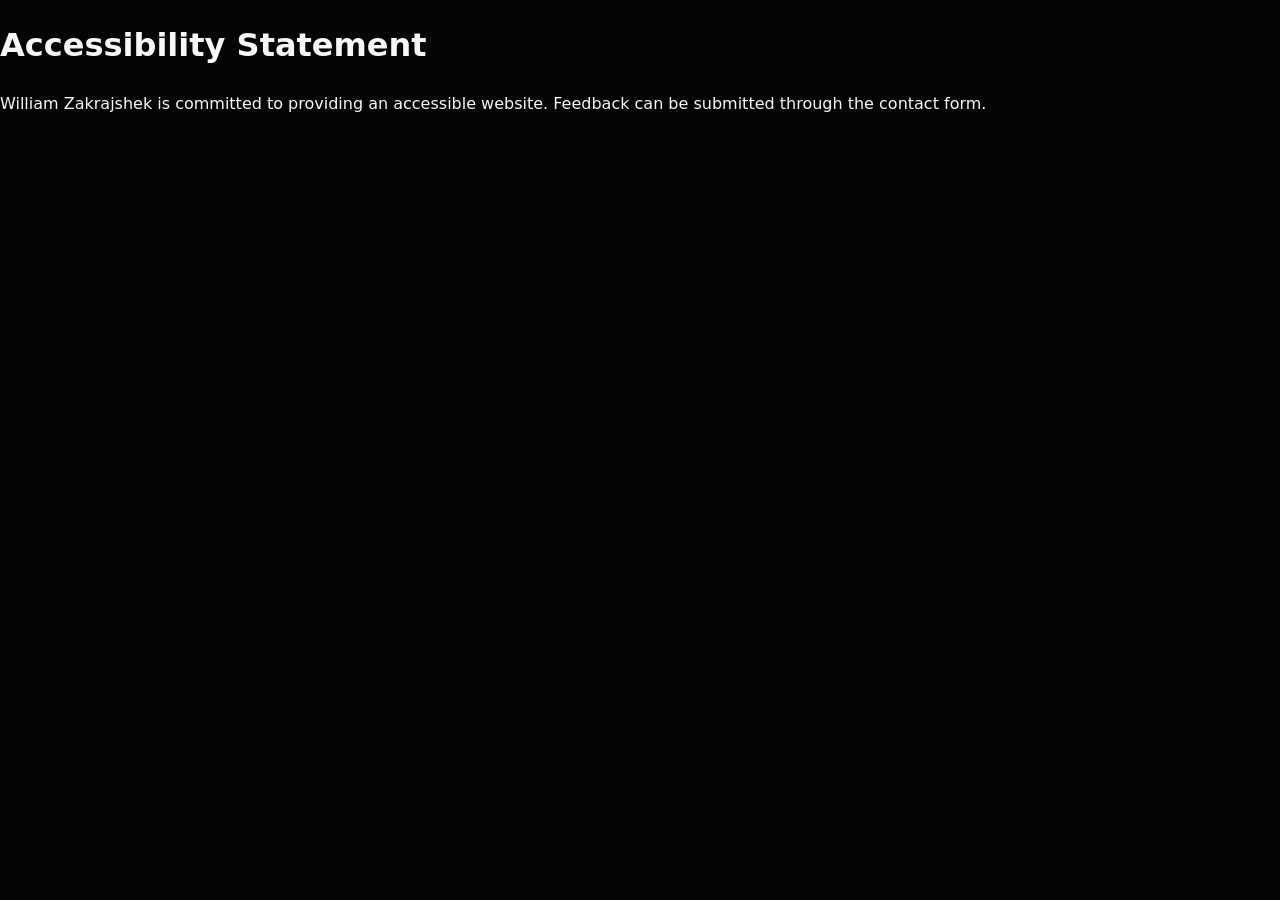
<file: accessibility.html>
<!DOCTYPE html><html><head><meta charset='utf-8'><title>Accessibility Statement</title><link rel="canonical" href="https://zakrajshek.com/accessibility"><meta property="og:url" content="https://zakrajshek.com/accessibility"><link rel="icon" href="/assets/favicon-32.png?v=3" type="image/png" sizes="32x32"><link rel='stylesheet' href='/assets/site.css'>  <meta property="og:image" content="https://zakrajshek.com/assets/og-accessibility.jpg"/>
  <meta property="og:image:width" content="1200"/>
  <meta property="og:image:height" content="630"/>
  <meta property="og:image:type" content="image/jpeg"/>
  <meta name="twitter:card" content="summary_large_image"/>
  <meta name="twitter:image" content="https://zakrajshek.com/assets/og-accessibility.jpg"/>
  <meta property="og:image:alt" content="Accessibility information"/>
  <meta name="twitter:image:alt" content="Accessibility information"/>
</head><body><main><h1>Accessibility Statement</h1><p>William Zakrajshek is committed to providing an accessible website. Feedback can be submitted through the contact form.</p></main><script defer src="/assets/site.js?v=9.4"></script></body></html>
</file>
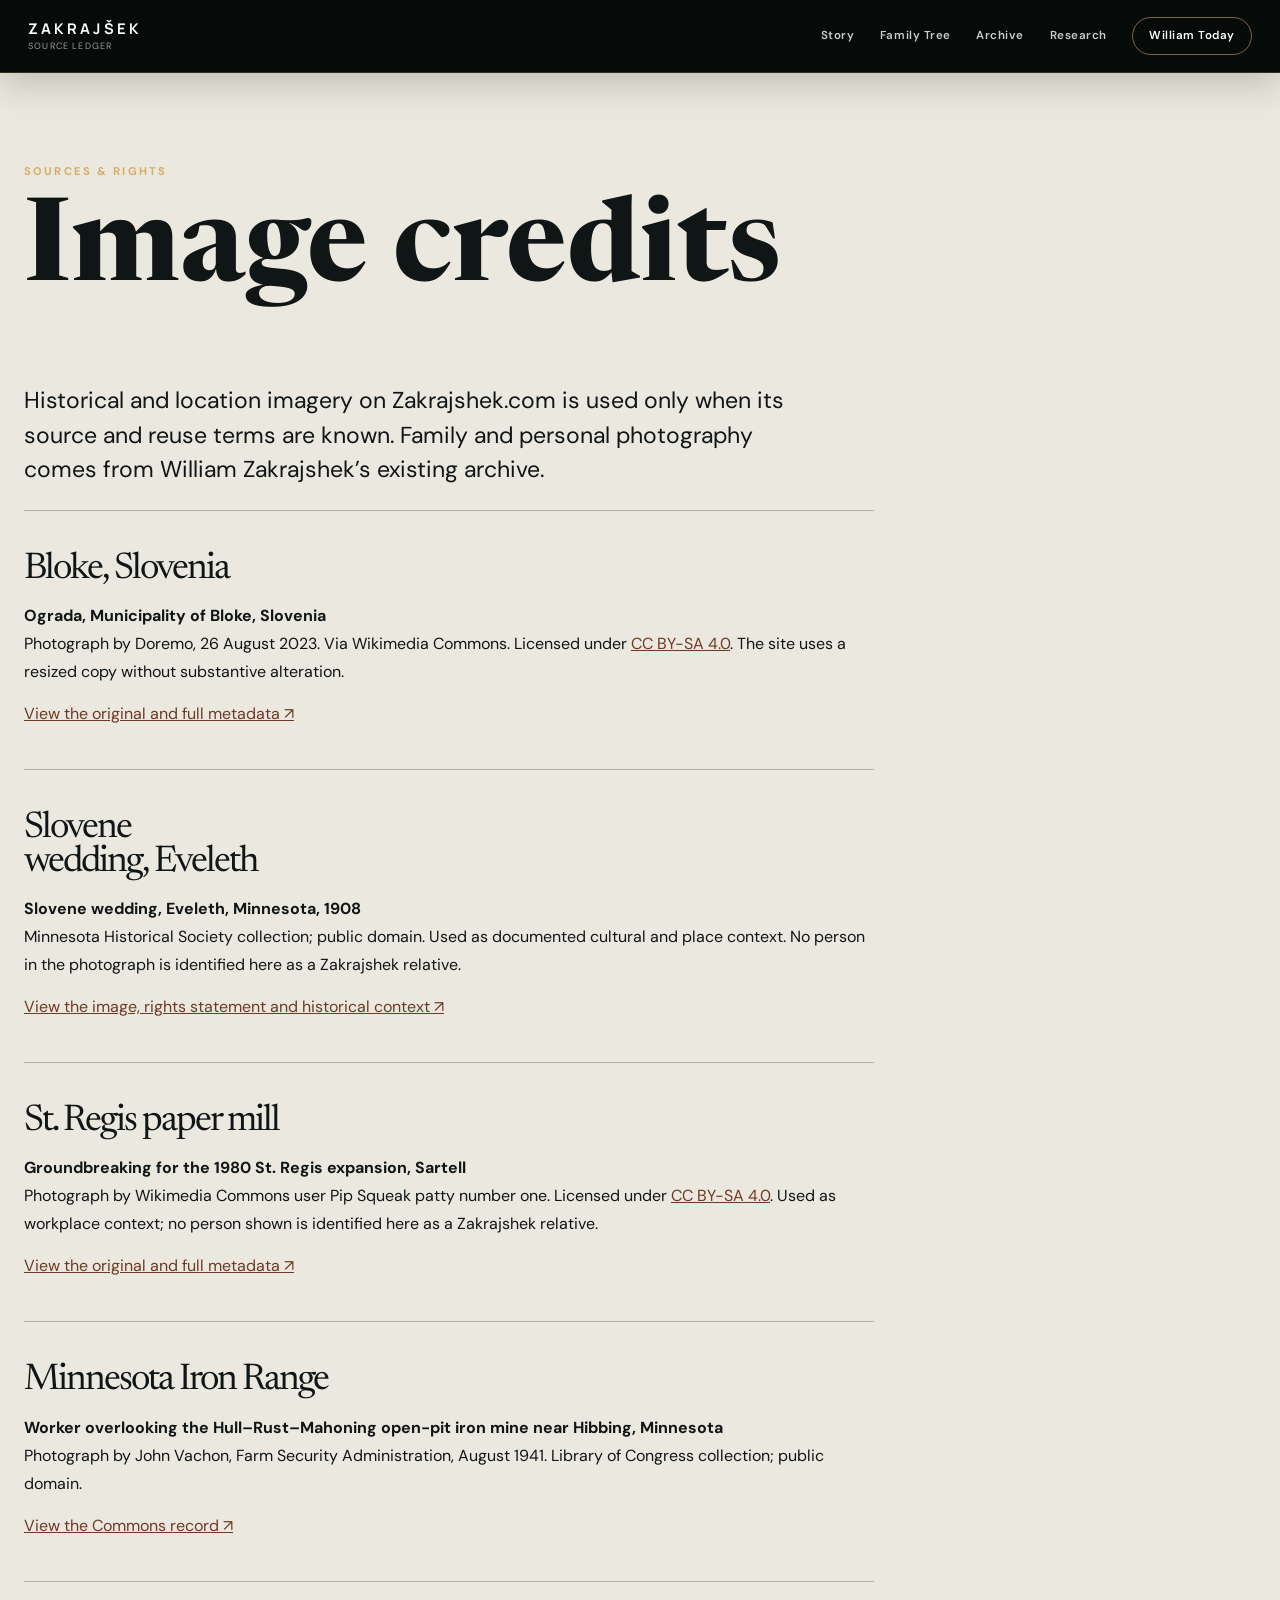
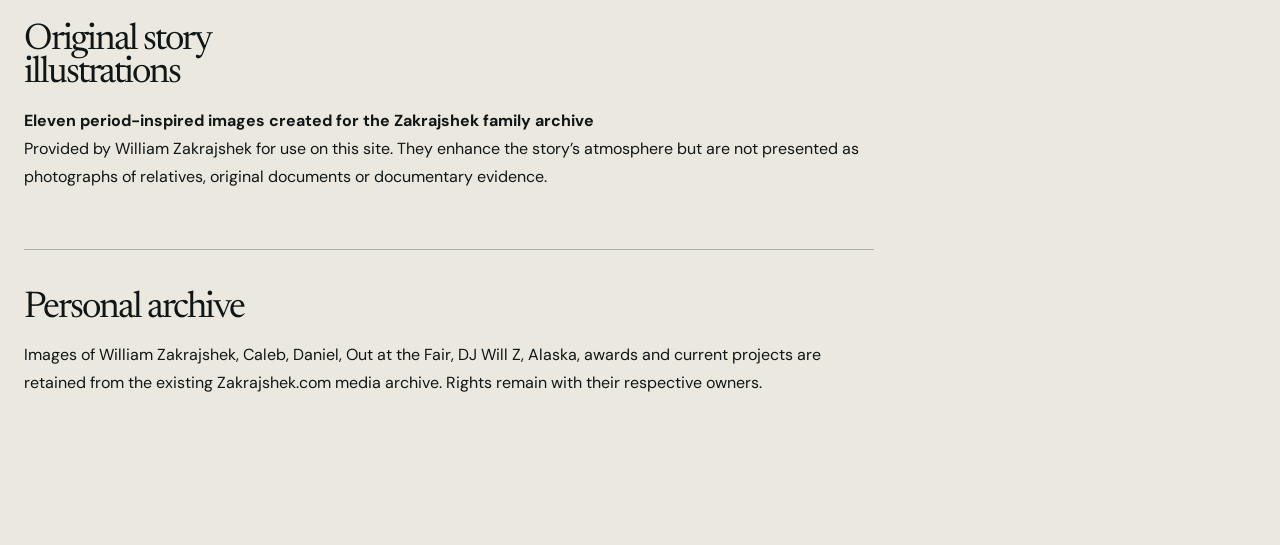
<file: credits.html>
<!doctype html><html lang="en"><head><meta charset="utf-8"><meta name="viewport" content="width=device-width,initial-scale=1"><title>Image Credits | Zakrajshek</title><meta name="robots" content="index,follow"><link rel="canonical" href="https://zakrajshek.com/credits"><meta property="og:url" content="https://zakrajshek.com/credits"><link rel="icon" href="/assets/favicon-32.png?v=3" type="image/png" sizes="32x32"><link href="https://fonts.googleapis.com/css2?family=DM+Sans:wght@400;600;700&family=Manrope:wght@600;700;800&family=Newsreader:opsz,wght@6..72,400&display=swap" rel="stylesheet"><link href="/assets/site.css?v=8.2" rel="stylesheet"></head><body class="roots-site credit-site"><a class="skip-link" href="#credit-main">Skip to image credits</a>
<header class="roots-header roots-subpage-header"><div class="roots-nav-wrap"><a class="roots-brand" href="/" aria-label="Zakrajshek family archive home"><strong>ZAKRAJŠEK</strong><span>Source ledger</span></a><nav class="desktop-links roots-links" aria-label="Primary navigation"><a href="/">Story</a><a href="/#tree">Family Tree</a><a href="/#archive">Archive</a><a href="/research">Research</a><a class="nav-cta" href="/william">William Today</a></nav><button class="menu-button" type="button" aria-expanded="false" aria-controls="mobile-navigation" aria-label="Open navigation menu">Menu</button></div></header>
<nav id="mobile-navigation" class="mobile-menu roots-mobile" aria-label="Mobile navigation" aria-hidden="true"><a href="/">The Story <span>01</span></a><a href="/#tree">Family Tree <span>02</span></a><a href="/#archive">Archive <span>03</span></a><a href="/research">Research <span>04</span></a><a aria-current="page" href="/credits">Image Credits <span>05</span></a><a class="mobile-cta" href="/william">William Today</a></nav>
<main class="credit-page" id="credit-main"><div class="roots-wrap"><p class="chapter-label">Sources &amp; rights</p><h1>Image credits</h1><p class="roots-lead">Historical and location imagery on Zakrajshek.com is used only when its source and reuse terms are known. Family and personal photography comes from William Zakrajshek’s existing archive.</p><section><h2>Bloke, Slovenia</h2><p><strong>Ograda, Municipality of Bloke, Slovenia</strong><br>Photograph by Doremo, 26 August 2023. Via Wikimedia Commons. Licensed under <a href="https://creativecommons.org/licenses/by-sa/4.0/">CC BY-SA 4.0</a>. The site uses a resized copy without substantive alteration.</p><a href="https://commons.wikimedia.org/wiki/File:Ograda_Bloke_Slovenia.jpg">View the original and full metadata ↗</a></section><section><h2>Slovene wedding, Eveleth</h2><p><strong>Slovene wedding, Eveleth, Minnesota, 1908</strong><br>Minnesota Historical Society collection; public domain. Used as documented cultural and place context. No person in the photograph is identified here as a Zakrajshek relative.</p><a href="https://www.mnhs.org/mnopedia/search/index/immigration-iron-range-1880-1930">View the image, rights statement and historical context ↗</a></section><section><h2>St. Regis paper mill</h2><p><strong>Groundbreaking for the 1980 St. Regis expansion, Sartell</strong><br>Photograph by Wikimedia Commons user Pip Squeak patty number one. Licensed under <a href="https://creativecommons.org/licenses/by-sa/4.0/">CC BY-SA 4.0</a>. Used as workplace context; no person shown is identified here as a Zakrajshek relative.</p><a href="https://commons.wikimedia.org/wiki/File:Groundbreaking_for_the_1980_St_Regis_Expansion.jpg">View the original and full metadata ↗</a></section><section><h2>Minnesota Iron Range</h2><p><strong>Worker overlooking the Hull–Rust–Mahoning open-pit iron mine near Hibbing, Minnesota</strong><br>Photograph by John Vachon, Farm Security Administration, August 1941. Library of Congress collection; public domain.</p><a href="https://commons.wikimedia.org/wiki/File:Mahoning-overlook.jpg">View the Commons record ↗</a></section><section><h2>Original story illustrations</h2><p><strong>Eleven period-inspired images created for the Zakrajshek family archive</strong><br>Provided by William Zakrajshek for use on this site. They enhance the story’s atmosphere but are not presented as photographs of relatives, original documents or documentary evidence.</p></section><section><h2>Personal archive</h2><p>Images of William Zakrajshek, Caleb, Daniel, Out at the Fair, DJ Will Z, Alaska, awards and current projects are retained from the existing Zakrajshek.com media archive. Rights remain with their respective owners.</p></section></div></main><script src="/assets/site.js?v=9.4" defer></script></body></html>
</file>
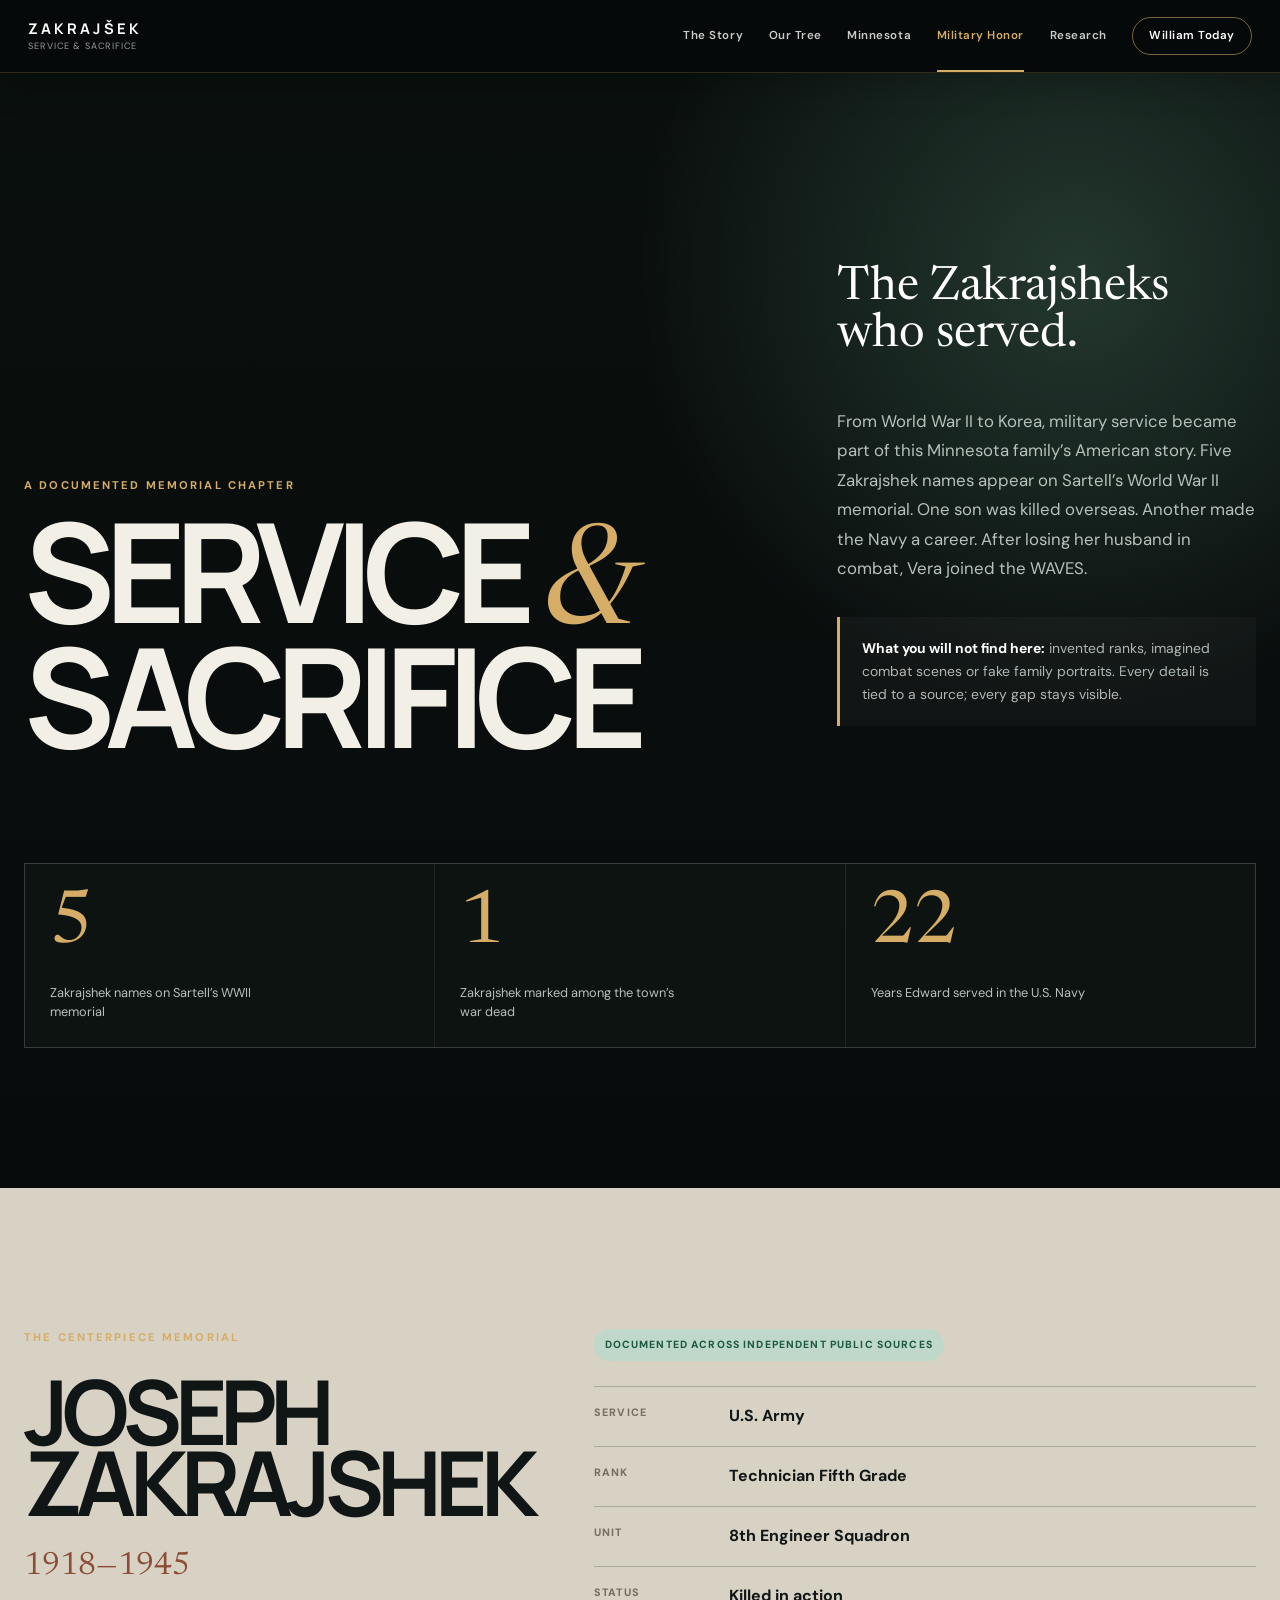
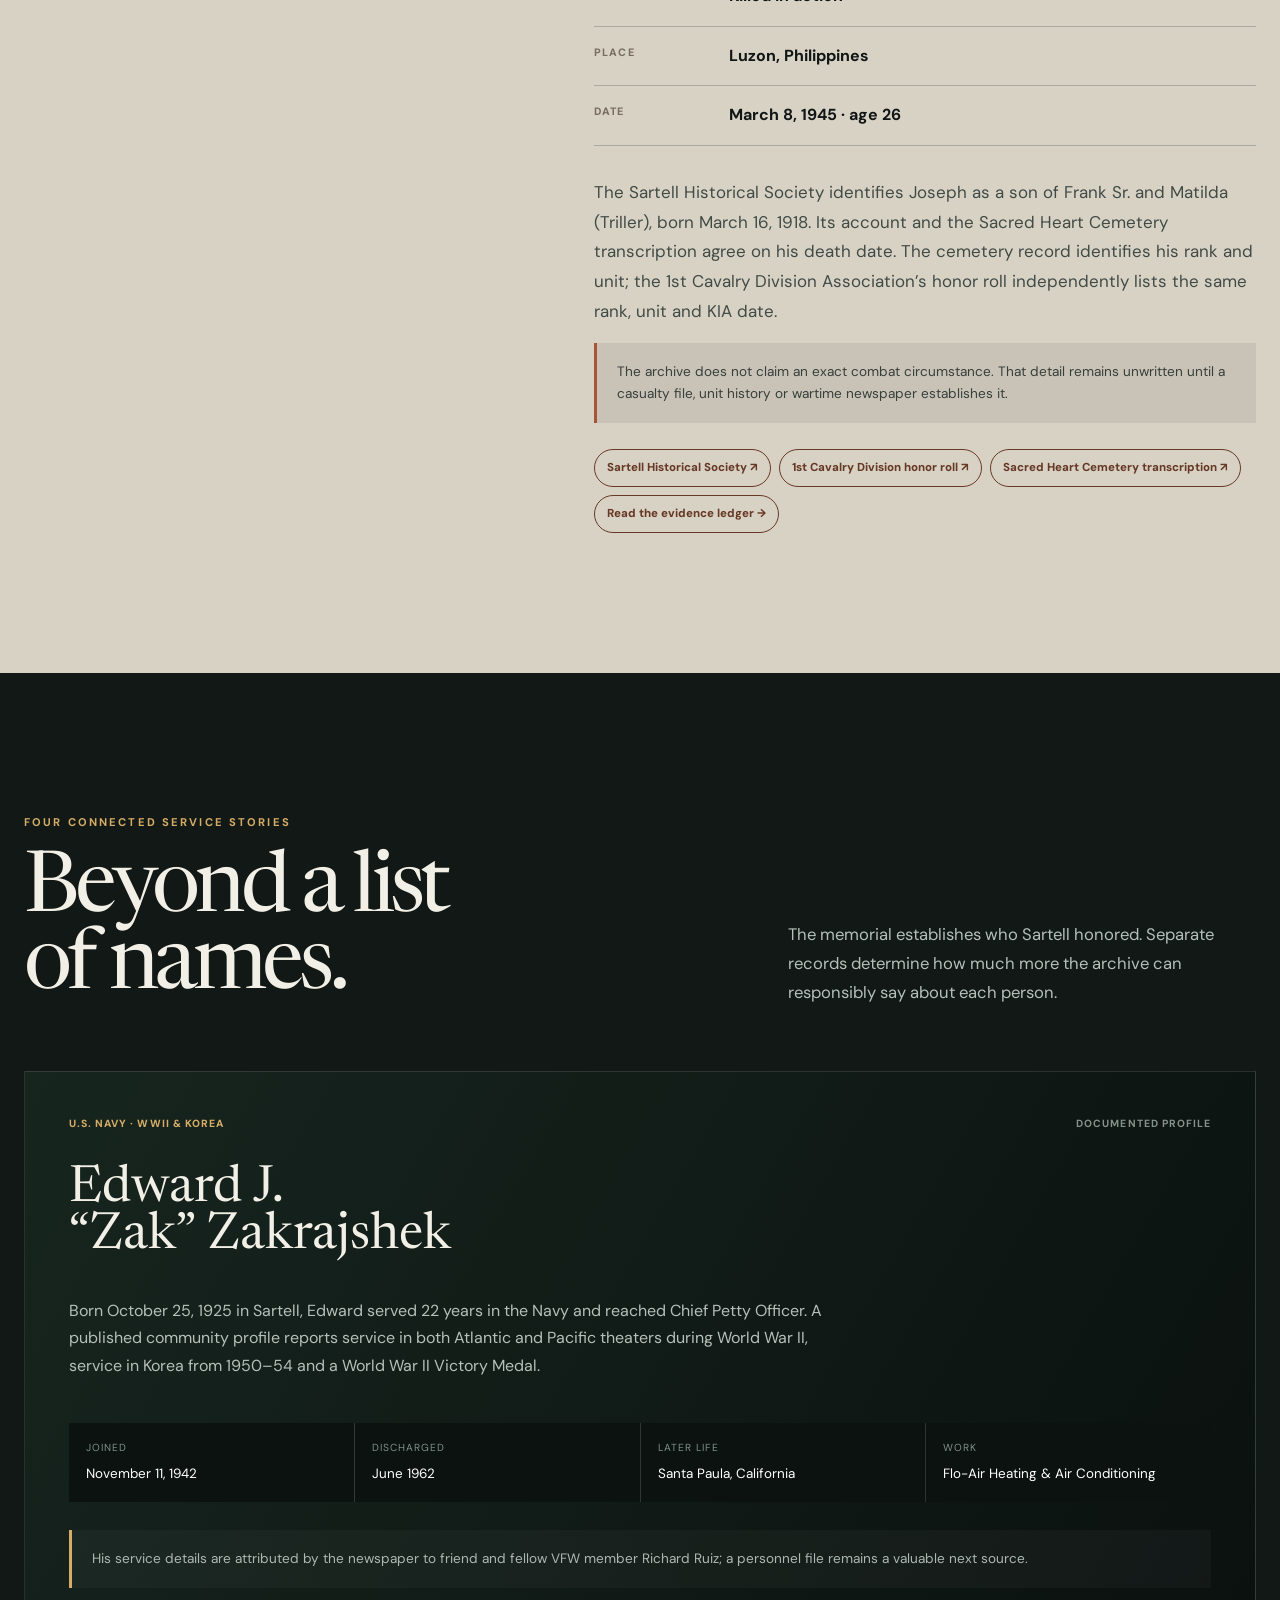
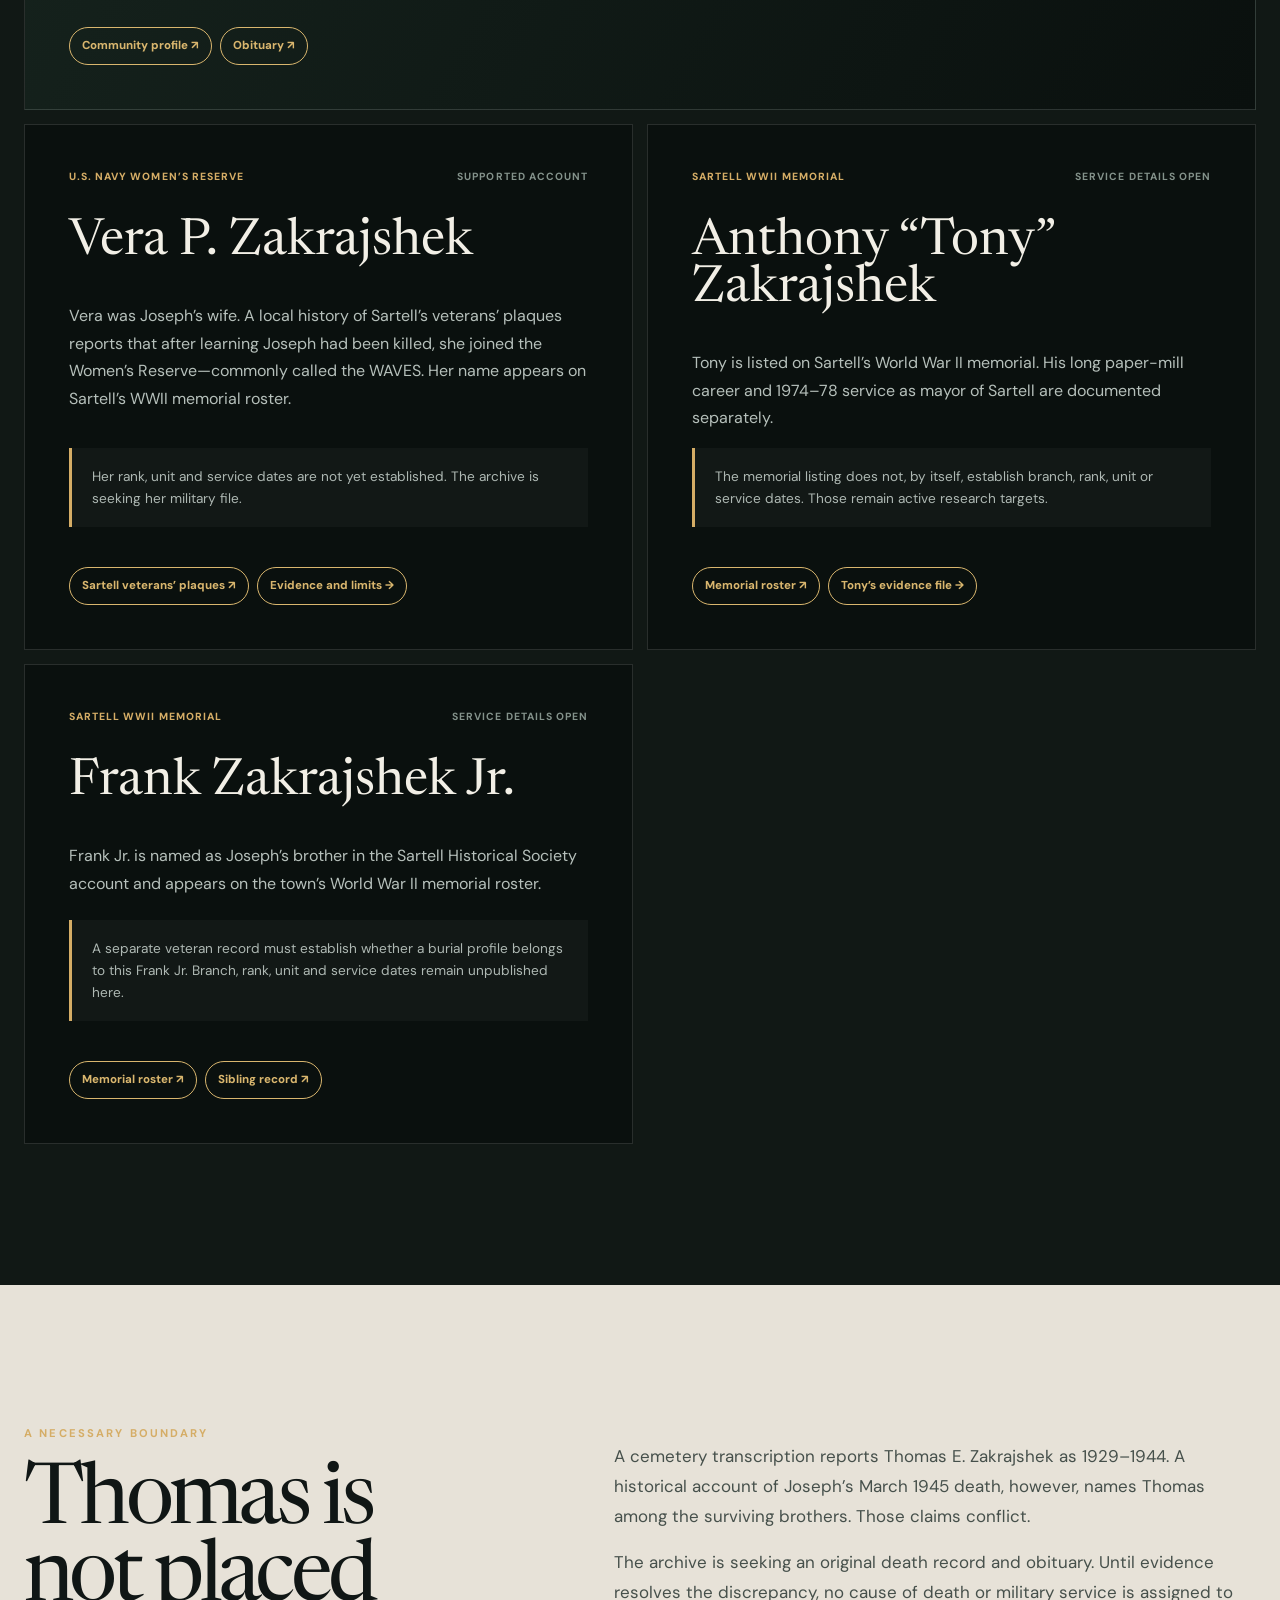
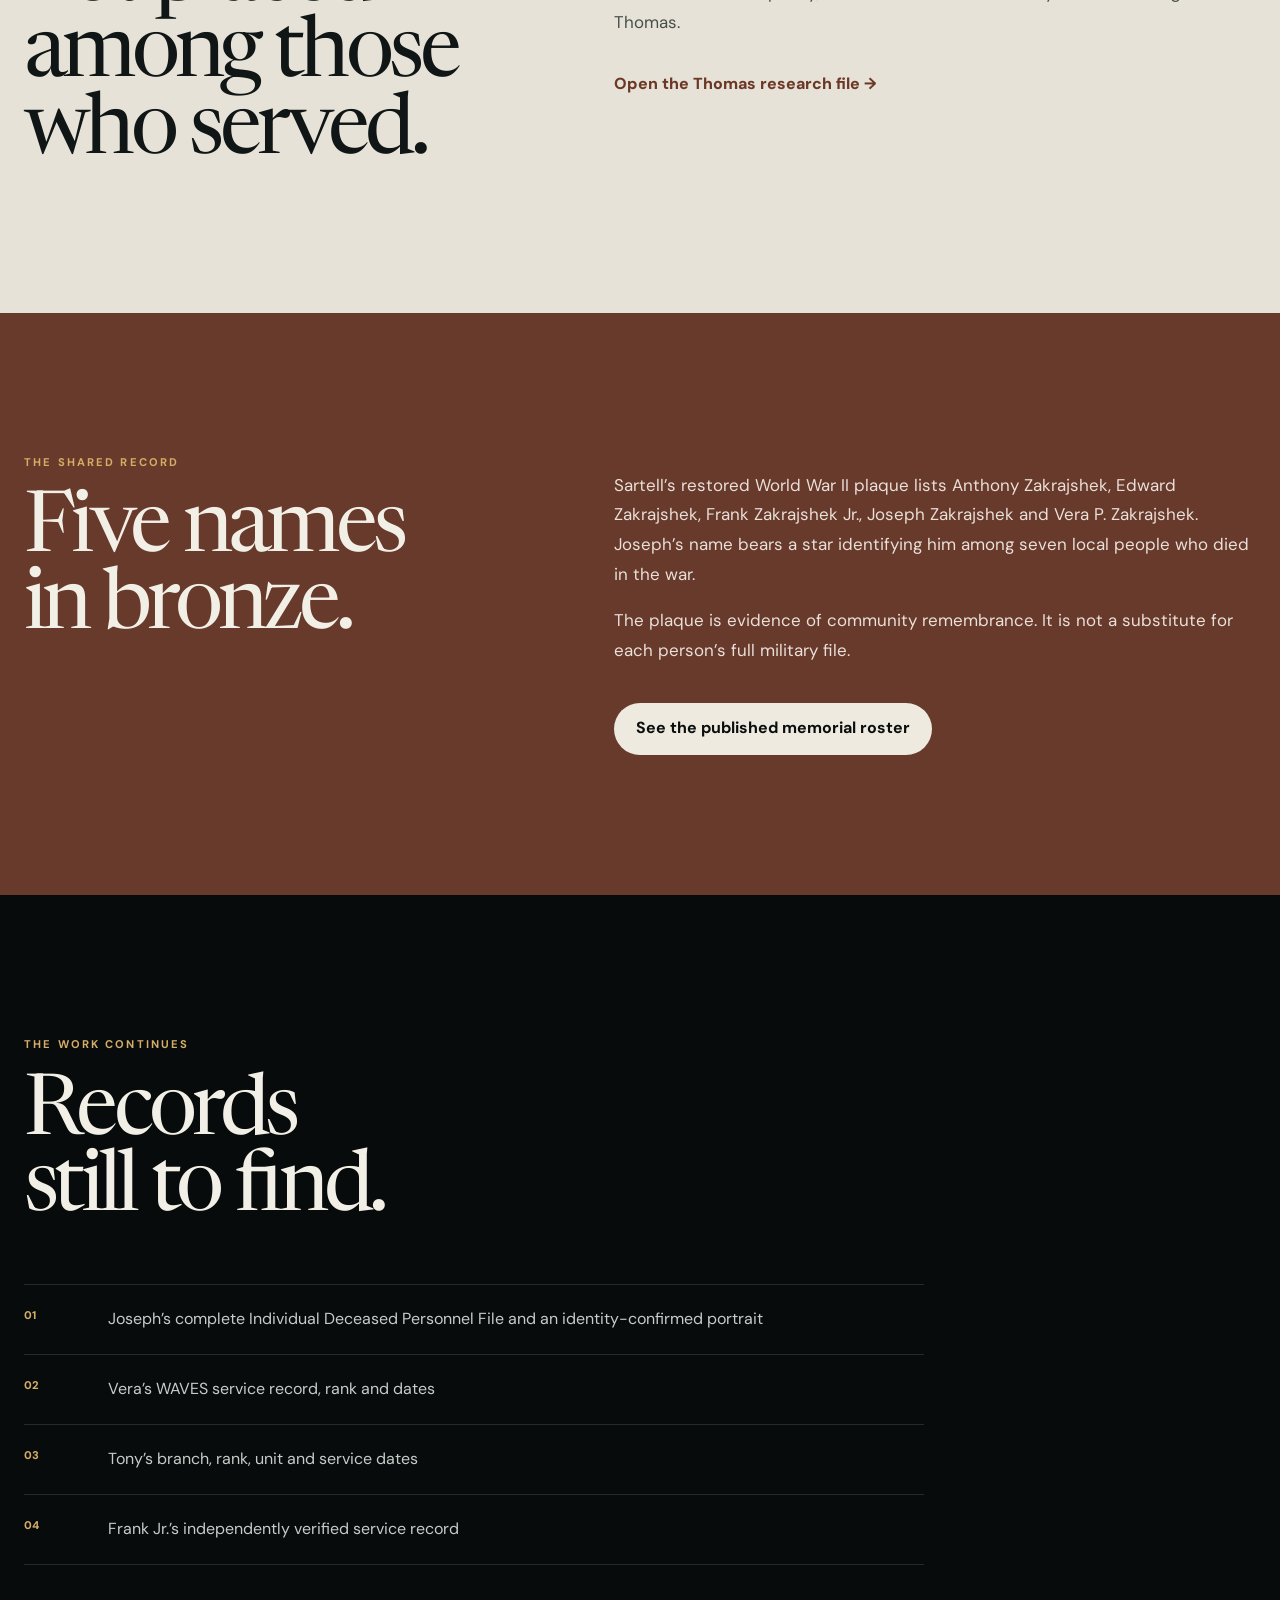
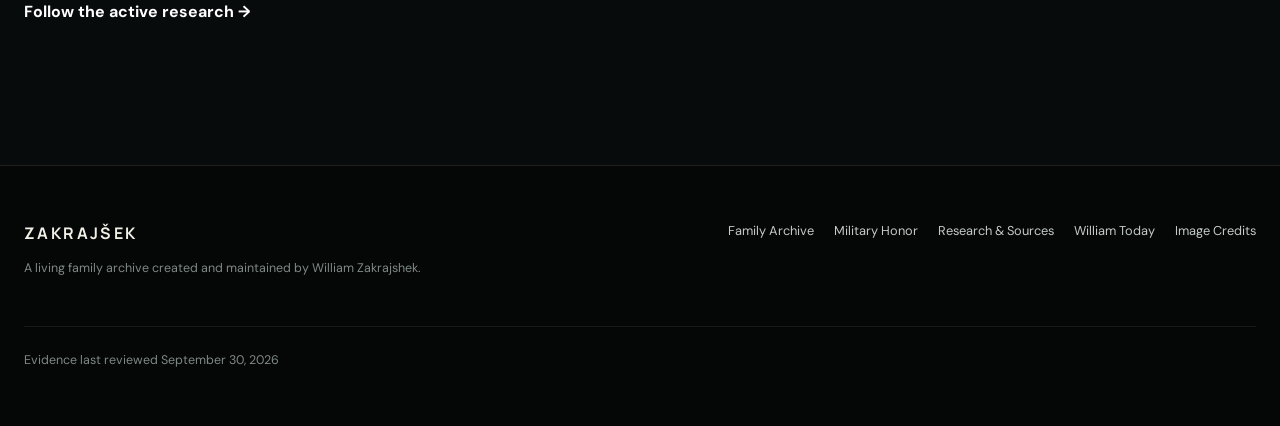
<file: military.html>
<!doctype html>
<html lang="en">
<head>
  <meta charset="utf-8">
  <meta name="viewport" content="width=device-width,initial-scale=1,viewport-fit=cover">
  <title>Service &amp; Sacrifice | Zakrajshek Family Archive</title>
  <meta name="description" content="The documented military service of Joseph, Vera, Edward, Anthony and Frank Zakrajshek Jr.—with verified facts, visible limits and sources.">
  <link rel="canonical" href="https://zakrajshek.com/military">
  <link rel="icon" href="/assets/favicon-32.png?v=3" type="image/png" sizes="32x32">
  <link rel="apple-touch-icon" href="/assets/apple-touch-icon.png?v=3">
  <meta name="theme-color" content="#080b0c">
  <meta property="og:type" content="website"><meta property="og:site_name" content="Zakrajshek.com">
  <meta property="og:title" content="Service &amp; Sacrifice | Zakrajshek Family Archive">
  <meta property="og:description" content="The Zakrajsheks who served—from World War II to Korea, documented with care.">
  <meta property="og:url" content="https://zakrajshek.com/military">
  <meta property="og:image" content="https://zakrajshek.com/assets/media/roots/bloke-landscape.jpg"><meta property="og:image:type" content="image/jpeg"><meta property="og:image:width" content="1920"><meta property="og:image:height" content="1451"><meta property="og:image:alt" content="House and rural landscape in Ograda, Bloke, Slovenia">
  <meta name="twitter:card" content="summary_large_image"><meta name="twitter:title" content="Service &amp; Sacrifice | Zakrajshek Family Archive"><meta name="twitter:description" content="The Zakrajsheks who served—from World War II to Korea, documented with care."><meta name="twitter:image" content="https://zakrajshek.com/assets/media/roots/bloke-landscape.jpg">
  <link rel="preconnect" href="https://fonts.googleapis.com"><link rel="preconnect" href="https://fonts.gstatic.com" crossorigin>
  <link href="https://fonts.googleapis.com/css2?family=DM+Sans:wght@400;500;600;700&amp;family=Manrope:wght@500;600;700;800&amp;family=Newsreader:ital,opsz,wght@0,6..72,400;1,6..72,400&amp;display=swap" rel="stylesheet">
  <link href="/assets/site.css?v=9.4" rel="stylesheet">
</head>
<body class="roots-site honor-site">
  <a class="skip-link" href="#honor-main">Skip to the memorial</a>
  <header class="roots-header roots-subpage-header">
    <div class="roots-nav-wrap">
      <a class="roots-brand" href="/" aria-label="Zakrajshek family archive home"><strong>ZAKRAJŠEK</strong><span>Service &amp; Sacrifice</span></a>
      <nav class="desktop-links roots-links" aria-label="Primary navigation">
        <a href="/">The Story</a><a href="/#tree">Our Tree</a><a href="/#minnesota">Minnesota</a><a aria-current="page" href="/military">Military Honor</a><a href="/research">Research</a><a class="nav-cta" href="/william">William Today</a>
      </nav>
      <button class="menu-button" type="button" aria-expanded="false" aria-controls="mobile-navigation" aria-label="Open navigation menu">Menu</button>
    </div>
  </header>
  <nav id="mobile-navigation" class="mobile-menu roots-mobile" aria-label="Mobile navigation" aria-hidden="true">
    <a href="/">The Story <span>01</span></a><a href="/#tree">Our Tree <span>02</span></a><a href="/#minnesota">Minnesota <span>03</span></a><a aria-current="page" href="/military">Military Honor <span>04</span></a><a href="/research">Research &amp; Sources <span>05</span></a><a class="mobile-cta" href="/william">William Today</a>
  </nav>

  <main id="honor-main">
    <section class="honor-hero roots-section" aria-labelledby="honor-title">
      <div class="roots-wrap honor-hero-grid">
        <div><p class="chapter-label">A documented memorial chapter</p><h1 id="honor-title">SERVICE <span>&amp;</span><br>SACRIFICE</h1></div>
        <div class="honor-intro"><p class="roots-lead">The Zakrajsheks who served.</p><p>From World War II to Korea, military service became part of this Minnesota family’s American story. Five Zakrajshek names appear on Sartell’s World War II memorial. One son was killed overseas. Another made the Navy a career. After losing her husband in combat, Vera joined the WAVES.</p><p class="honor-rule"><strong>What you will not find here:</strong> invented ranks, imagined combat scenes or fake family portraits. Every detail is tied to a source; every gap stays visible.</p></div>
      </div>
      <div class="roots-wrap honor-stats" aria-label="Documented memorial facts"><div><strong>5</strong><span>Zakrajshek names on Sartell’s WWII memorial</span></div><div><strong>1</strong><span>Zakrajshek marked among the town’s war dead</span></div><div><strong>22</strong><span>Years Edward served in the U.S. Navy</span></div></div>
    </section>

    <section class="joseph-memorial roots-section" aria-labelledby="joseph-title">
      <div class="roots-wrap joseph-grid">
        <div class="memorial-name"><p class="chapter-label">The centerpiece memorial</p><h2 id="joseph-title">JOSEPH<br>ZAKRAJSHEK</h2><p class="life-dates">1918—1945</p></div>
        <div class="memorial-record">
          <p class="record-status">Documented across independent public sources</p>
          <dl><div><dt>Service</dt><dd>U.S. Army</dd></div><div><dt>Rank</dt><dd>Technician Fifth Grade</dd></div><div><dt>Unit</dt><dd>8th Engineer Squadron</dd></div><div><dt>Status</dt><dd>Killed in action</dd></div><div><dt>Place</dt><dd>Luzon, Philippines</dd></div><div><dt>Date</dt><dd>March 8, 1945 · age 26</dd></div></dl>
          <p>The Sartell Historical Society identifies Joseph as a son of Frank Sr. and Matilda (Triller), born March 16, 1918. Its account and the Sacred Heart Cemetery transcription agree on his death date. The cemetery record identifies his rank and unit; the 1st Cavalry Division Association’s honor roll independently lists the same rank, unit and KIA date.</p>
          <p class="honor-caution">The archive does not claim an exact combat circumstance. That detail remains unwritten until a casualty file, unit history or wartime newspaper establishes it.</p>
          <div class="source-links"><a href="https://www.sartellhistoricalsociety.org/artifacts/military">Sartell Historical Society ↗</a><a href="https://1cda.org/history/book-of-honor/wwii-boh/">1st Cavalry Division honor roll ↗</a><a href="https://www.interment.net/data/us/mn/benton/sacred_heart/index.htm">Sacred Heart Cemetery transcription ↗</a><a href="/research#joseph">Read the evidence ledger →</a></div>
        </div>
      </div>
    </section>

    <section class="honor-roster roots-section" aria-labelledby="roster-title">
      <div class="roots-wrap">
        <div class="honor-section-head"><div><p class="chapter-label">Four connected service stories</p><h2 id="roster-title">Beyond a list<br>of names.</h2></div><p>The memorial establishes who Sartell honored. Separate records determine how much more the archive can responsibly say about each person.</p></div>
        <div class="honor-card-grid">
          <article class="honor-card edward"><div class="honor-card-top"><span>U.S. Navy · WWII &amp; Korea</span><b>Documented profile</b></div><h3>Edward J. “Zak” Zakrajshek</h3><p>Born October 25, 1925 in Sartell, Edward served 22 years in the Navy and reached Chief Petty Officer. A published community profile reports service in both Atlantic and Pacific theaters during World War II, service in Korea from 1950–54 and a World War II Victory Medal.</p><dl><div><dt>Joined</dt><dd>November 11, 1942</dd></div><div><dt>Discharged</dt><dd>June 1962</dd></div><div><dt>Later life</dt><dd>Santa Paula, California</dd></div><div><dt>Work</dt><dd>Flo-Air Heating &amp; Air Conditioning</dd></div></dl><p class="card-note">His service details are attributed by the newspaper to friend and fellow VFW member Richard Ruiz; a personnel file remains a valuable next source.</p><div class="source-links"><a href="https://santapaulatimes.com/news/archivestory.php/aid/3961/Longtime_SP_community_activist_Edward__91Zak_92_Zakrajshek_dies_at_77.html">Community profile ↗</a><a href="https://santapaulatimes.com/news/archivestory.php/aid/3962/Obituary.html">Obituary ↗</a></div></article>
          <article class="honor-card vera"><div class="honor-card-top"><span>U.S. Navy Women’s Reserve</span><b>Supported account</b></div><h3>Vera P. Zakrajshek</h3><p>Vera was Joseph’s wife. A local history of Sartell’s veterans’ plaques reports that after learning Joseph had been killed, she joined the Women’s Reserve—commonly called the WAVES. Her name appears on Sartell’s WWII memorial roster.</p><p class="card-note">Her rank, unit and service dates are not yet established. The archive is seeking her military file.</p><div class="source-links"><a href="https://thenewsleaders.com/sartell-veterans-plaques-trigger-many-memories/">Sartell veterans’ plaques ↗</a><a href="/research#vera">Evidence and limits →</a></div></article>
          <article class="honor-card"><div class="honor-card-top"><span>Sartell WWII memorial</span><b>Service details open</b></div><h3>Anthony “Tony” Zakrajshek</h3><p>Tony is listed on Sartell’s World War II memorial. His long paper-mill career and 1974–78 service as mayor of Sartell are documented separately.</p><p class="card-note">The memorial listing does not, by itself, establish branch, rank, unit or service dates. Those remain active research targets.</p><div class="source-links"><a href="https://thenewsleaders.com/sartell-veterans-plaques-trigger-many-memories/">Memorial roster ↗</a><a href="/research#anthony">Tony’s evidence file →</a></div></article>
          <article class="honor-card"><div class="honor-card-top"><span>Sartell WWII memorial</span><b>Service details open</b></div><h3>Frank Zakrajshek Jr.</h3><p>Frank Jr. is named as Joseph’s brother in the Sartell Historical Society account and appears on the town’s World War II memorial roster.</p><p class="card-note">A separate veteran record must establish whether a burial profile belongs to this Frank Jr. Branch, rank, unit and service dates remain unpublished here.</p><div class="source-links"><a href="https://thenewsleaders.com/sartell-veterans-plaques-trigger-many-memories/">Memorial roster ↗</a><a href="https://www.sartellhistoricalsociety.org/artifacts/military">Sibling record ↗</a></div></article>
        </div>
      </div>
    </section>

    <section class="thomas-exclusion roots-section" aria-labelledby="thomas-title"><div class="roots-wrap thomas-grid"><div><p class="chapter-label">A necessary boundary</p><h2 id="thomas-title">Thomas is not placed among those who served.</h2></div><div><p>A cemetery transcription reports Thomas E. Zakrajshek as 1929–1944. A historical account of Joseph’s March 1945 death, however, names Thomas among the surviving brothers. Those claims conflict.</p><p>The archive is seeking an original death record and obituary. Until evidence resolves the discrepancy, no cause of death or military service is assigned to Thomas.</p><a href="/research#thomas">Open the Thomas research file →</a></div></div></section>

    <section class="memorial-source roots-section" aria-labelledby="memorial-source-title"><div class="roots-wrap memorial-source-grid"><div><p class="chapter-label">The shared record</p><h2 id="memorial-source-title">Five names in bronze.</h2></div><div><p>Sartell’s restored World War II plaque lists Anthony Zakrajshek, Edward Zakrajshek, Frank Zakrajshek Jr., Joseph Zakrajshek and Vera P. Zakrajshek. Joseph’s name bears a star identifying him among seven local people who died in the war.</p><p>The plaque is evidence of community remembrance. It is not a substitute for each person’s full military file.</p><a class="roots-button light" href="https://thenewsleaders.com/sartell-veterans-plaques-trigger-many-memories/">See the published memorial roster</a></div></div></section>

    <section class="honor-next roots-section"><div class="roots-wrap"><p class="chapter-label">The work continues</p><h2>Records still to find.</h2><ol><li><span>01</span><p>Joseph’s complete Individual Deceased Personnel File and an identity-confirmed portrait</p></li><li><span>02</span><p>Vera’s WAVES service record, rank and dates</p></li><li><span>03</span><p>Tony’s branch, rank, unit and service dates</p></li><li><span>04</span><p>Frank Jr.’s independently verified service record</p></li></ol><a href="/research" class="roots-text-link">Follow the active research →</a></div></section>
  </main>

  <footer class="roots-footer"><div class="roots-wrap"><div><strong>ZAKRAJŠEK</strong><p>A living family archive created and maintained by William Zakrajshek.</p></div><nav aria-label="Footer navigation"><a href="/">Family Archive</a><a href="/military">Military Honor</a><a href="/research">Research &amp; Sources</a><a href="/william">William Today</a><a href="/credits">Image Credits</a></nav><p>Evidence last reviewed September 30, 2026</p></div></footer>
  <script src="/assets/site.js?v=9.4" defer></script>
</body>
</html>
</file>
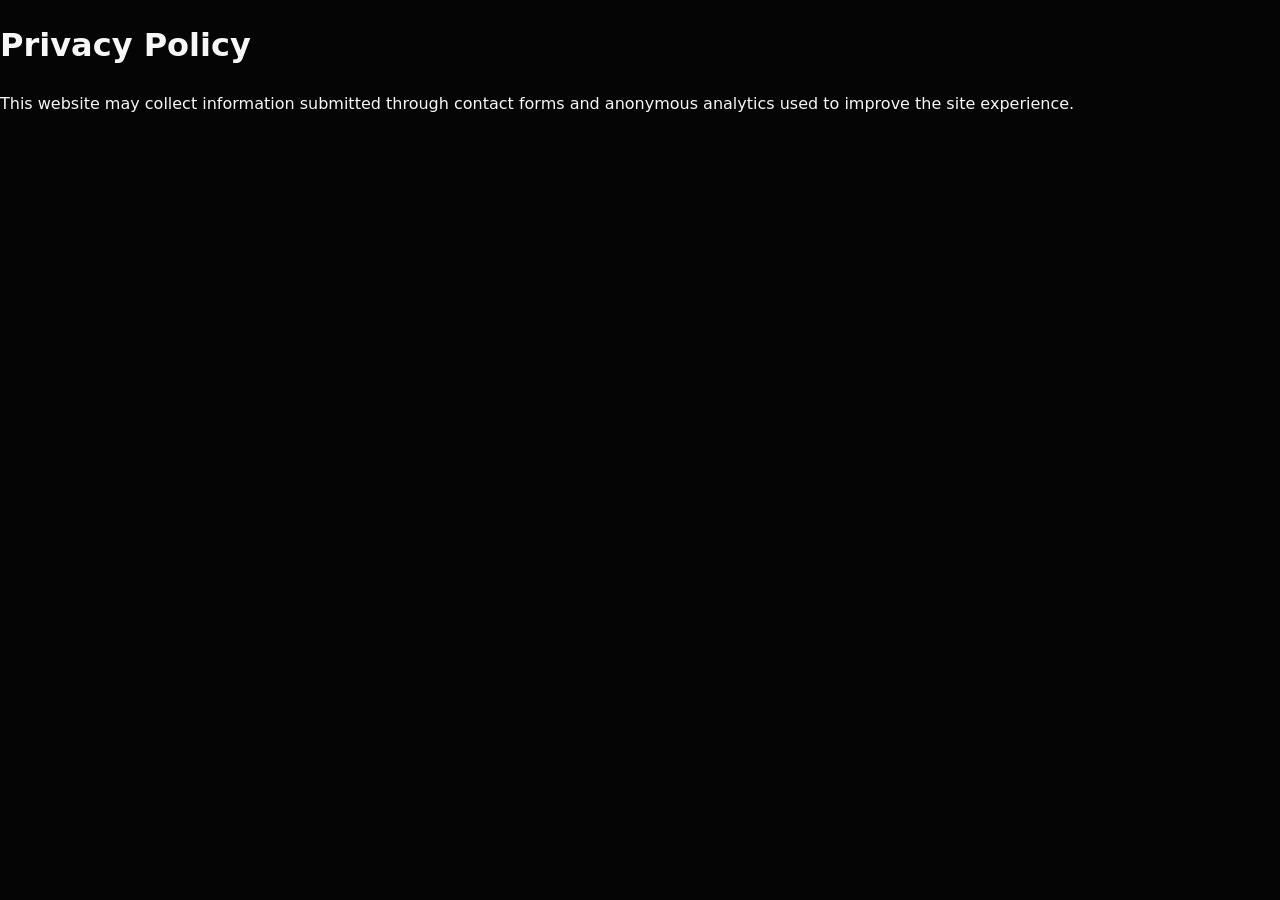
<file: privacy.html>
<!DOCTYPE html><html><head><meta charset='utf-8'><title>Privacy Policy</title><link rel="canonical" href="https://zakrajshek.com/privacy"><meta property="og:url" content="https://zakrajshek.com/privacy"><link rel="icon" href="/assets/favicon-32.png?v=3" type="image/png" sizes="32x32"><link rel='stylesheet' href='/assets/site.css'>  <meta property="og:image" content="https://zakrajshek.com/assets/og-privacy.jpg"/>
  <meta property="og:image:width" content="1200"/>
  <meta property="og:image:height" content="630"/>
  <meta property="og:image:type" content="image/jpeg"/>
  <meta name="twitter:card" content="summary_large_image"/>
  <meta name="twitter:image" content="https://zakrajshek.com/assets/og-privacy.jpg"/>
  <meta property="og:image:alt" content="Privacy information"/>
  <meta name="twitter:image:alt" content="Privacy information"/>
</head><body><main><h1>Privacy Policy</h1><p>This website may collect information submitted through contact forms and anonymous analytics used to improve the site experience.</p></main><script defer src="/assets/site.js?v=9.4"></script></body></html>
</file>
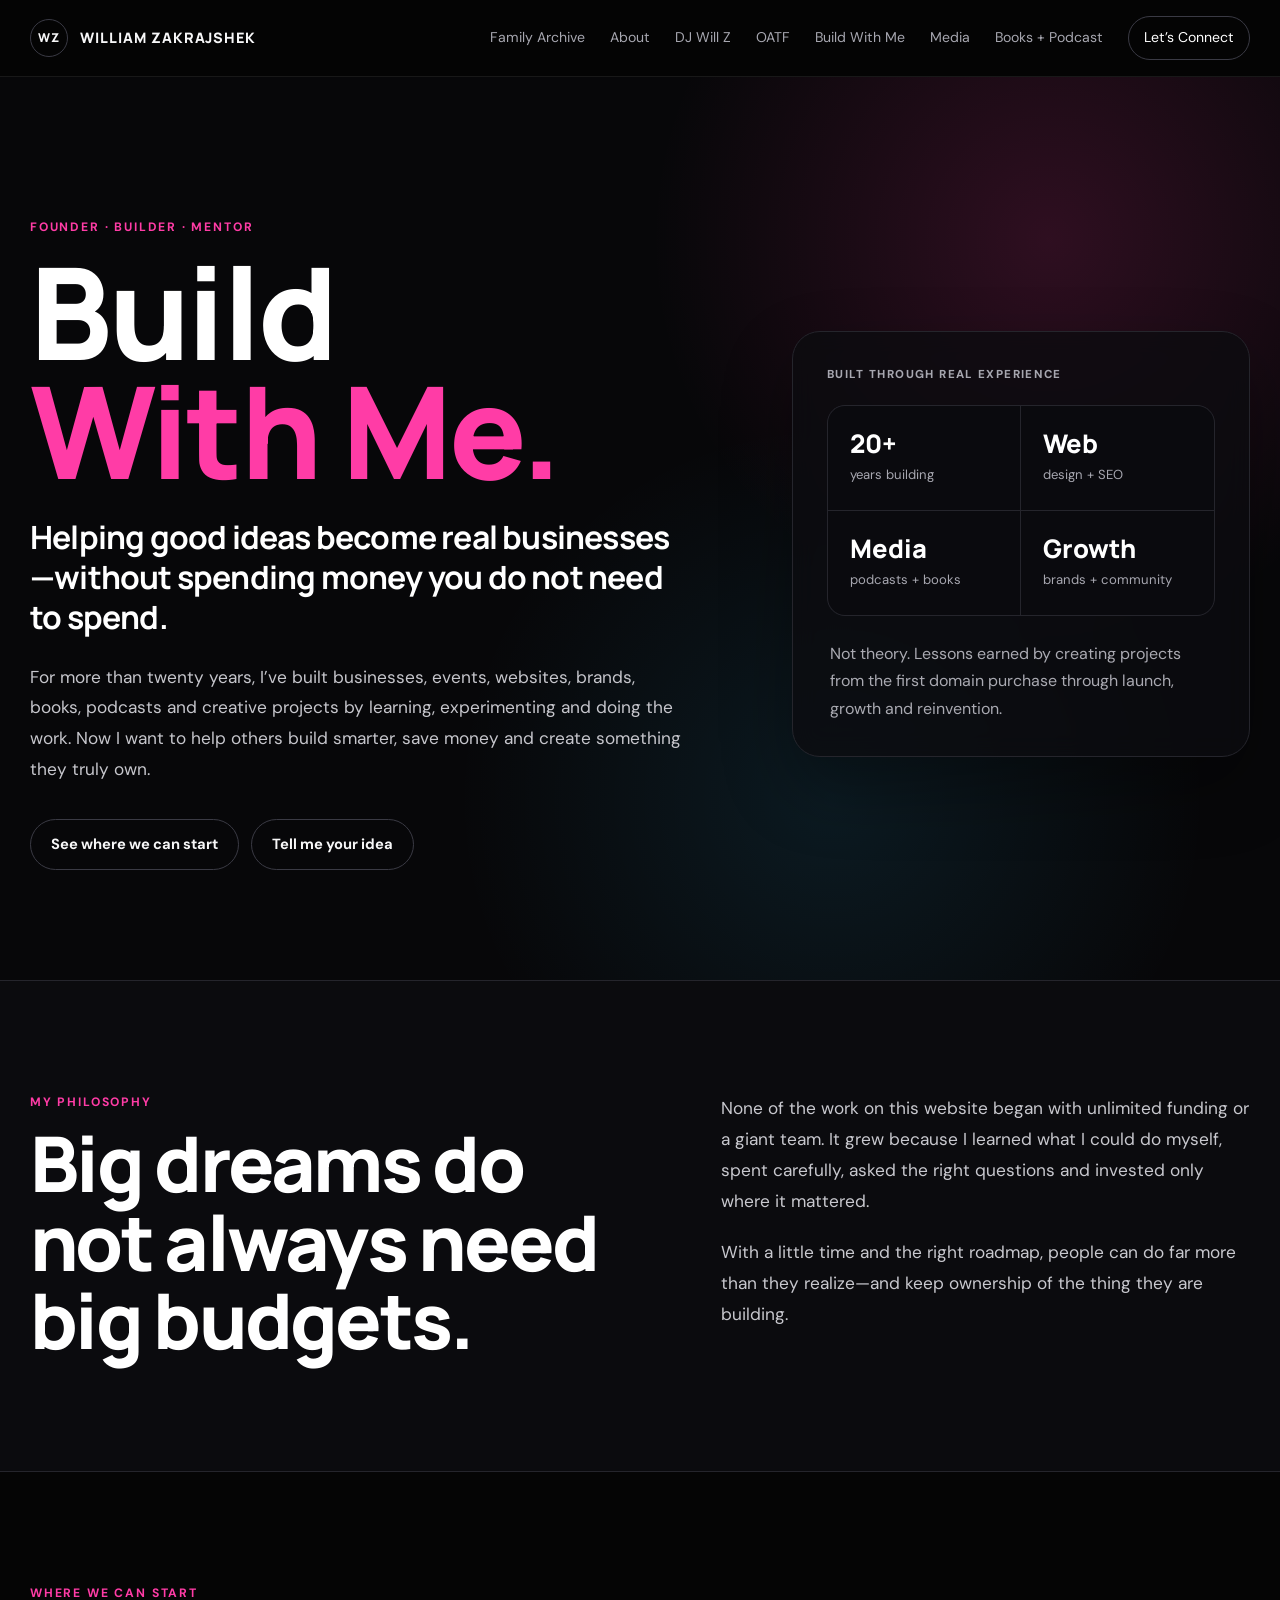
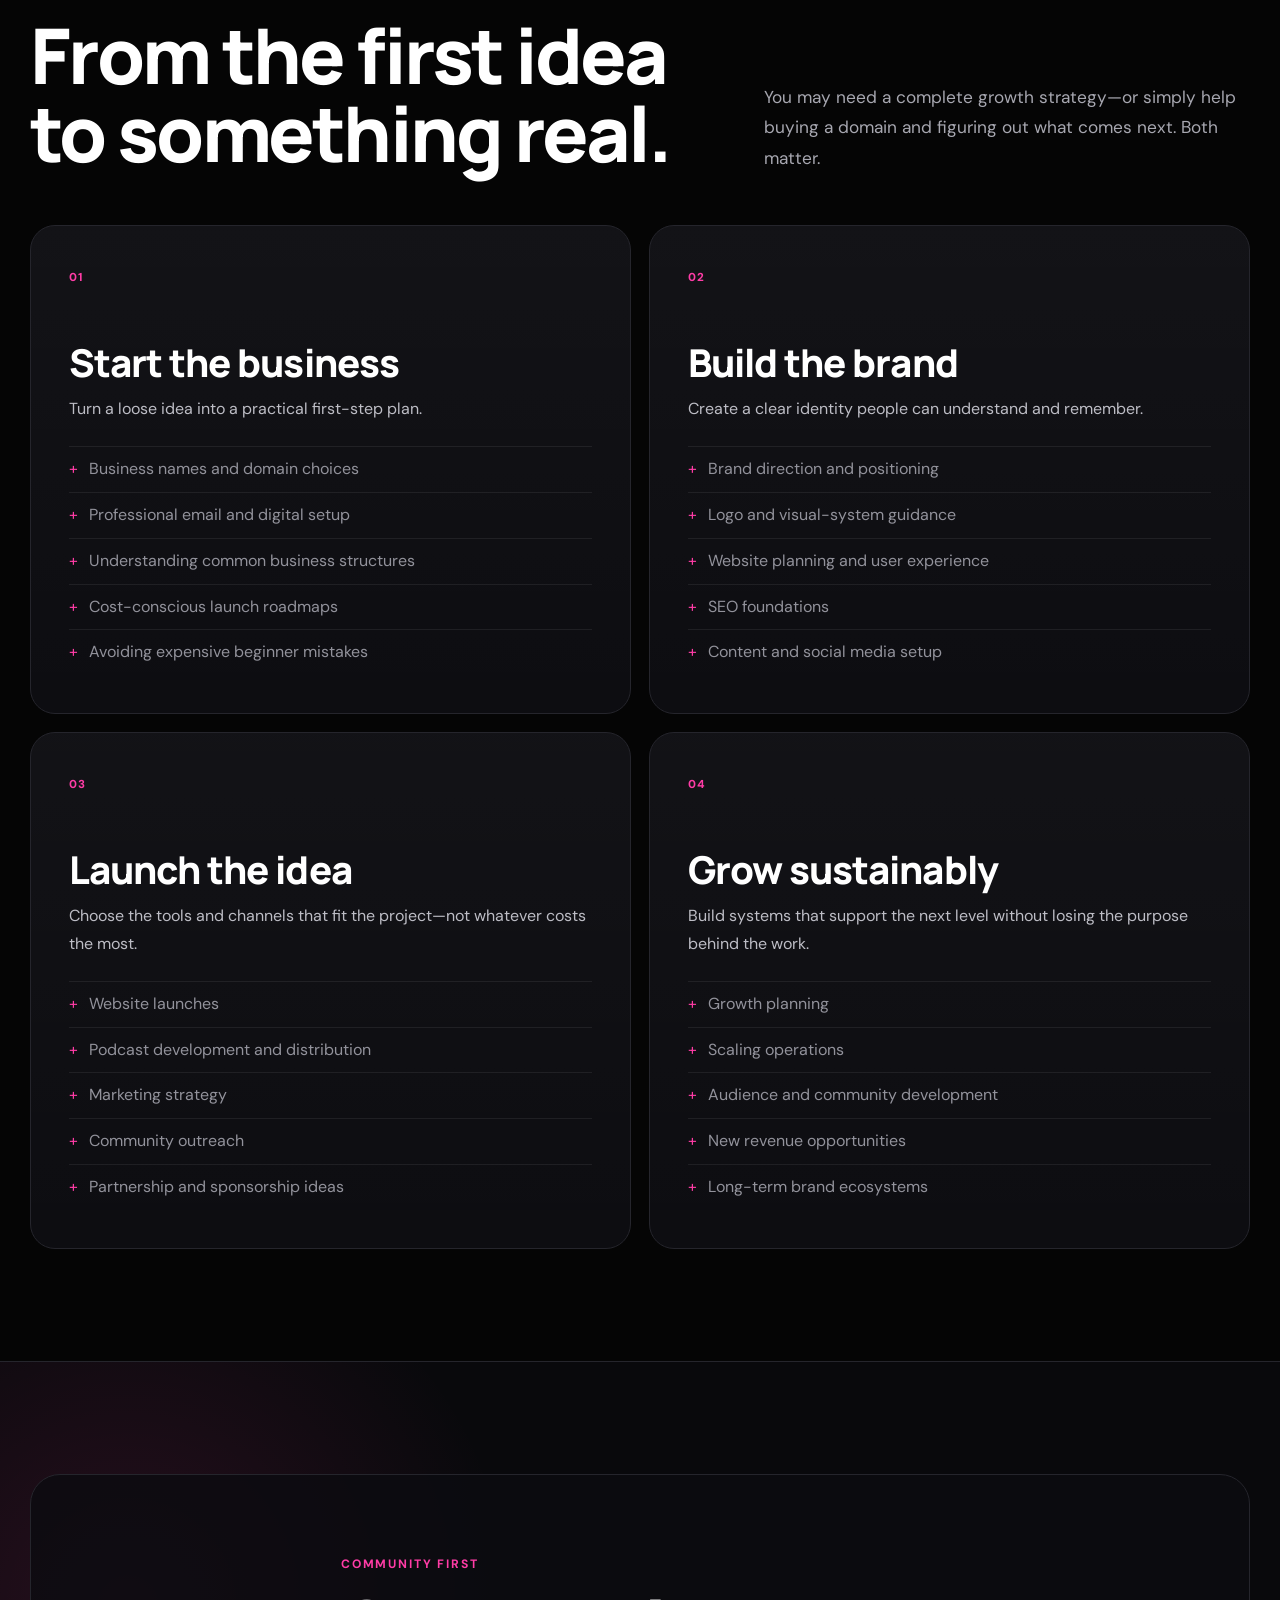
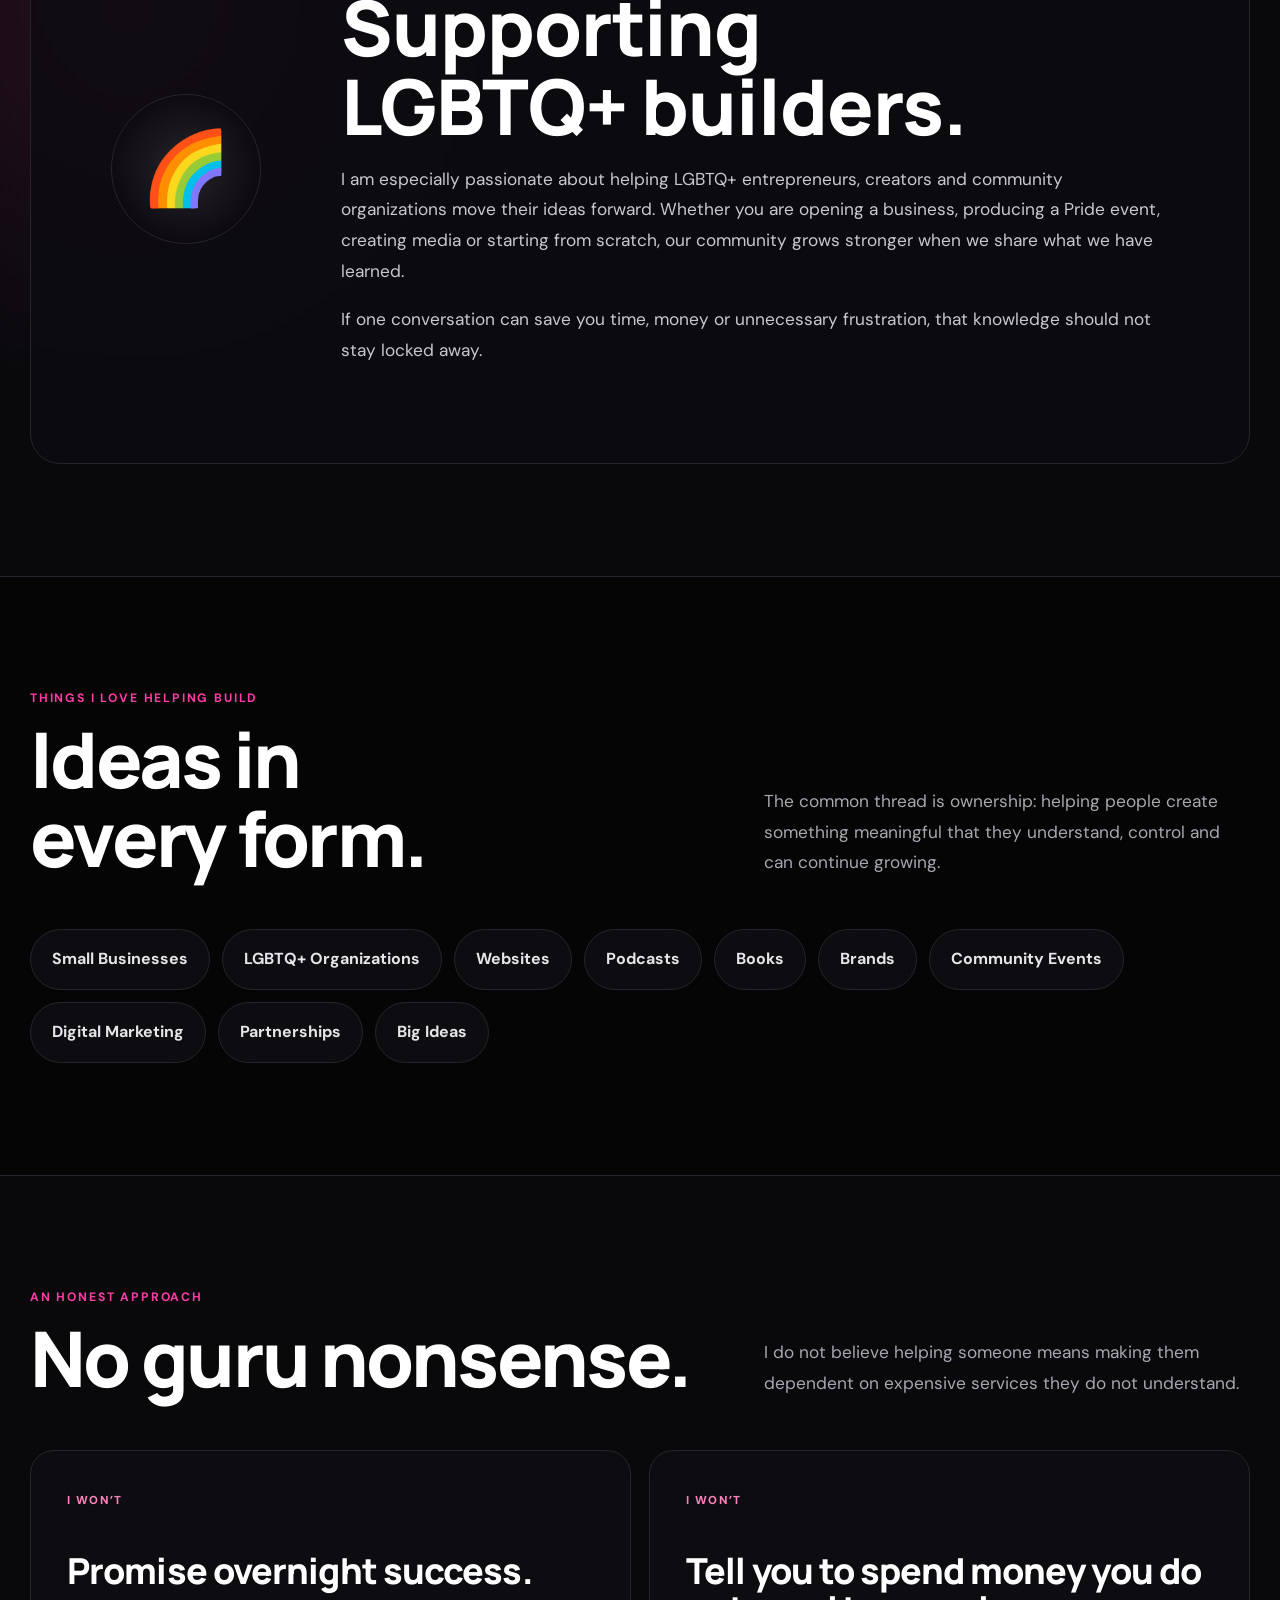
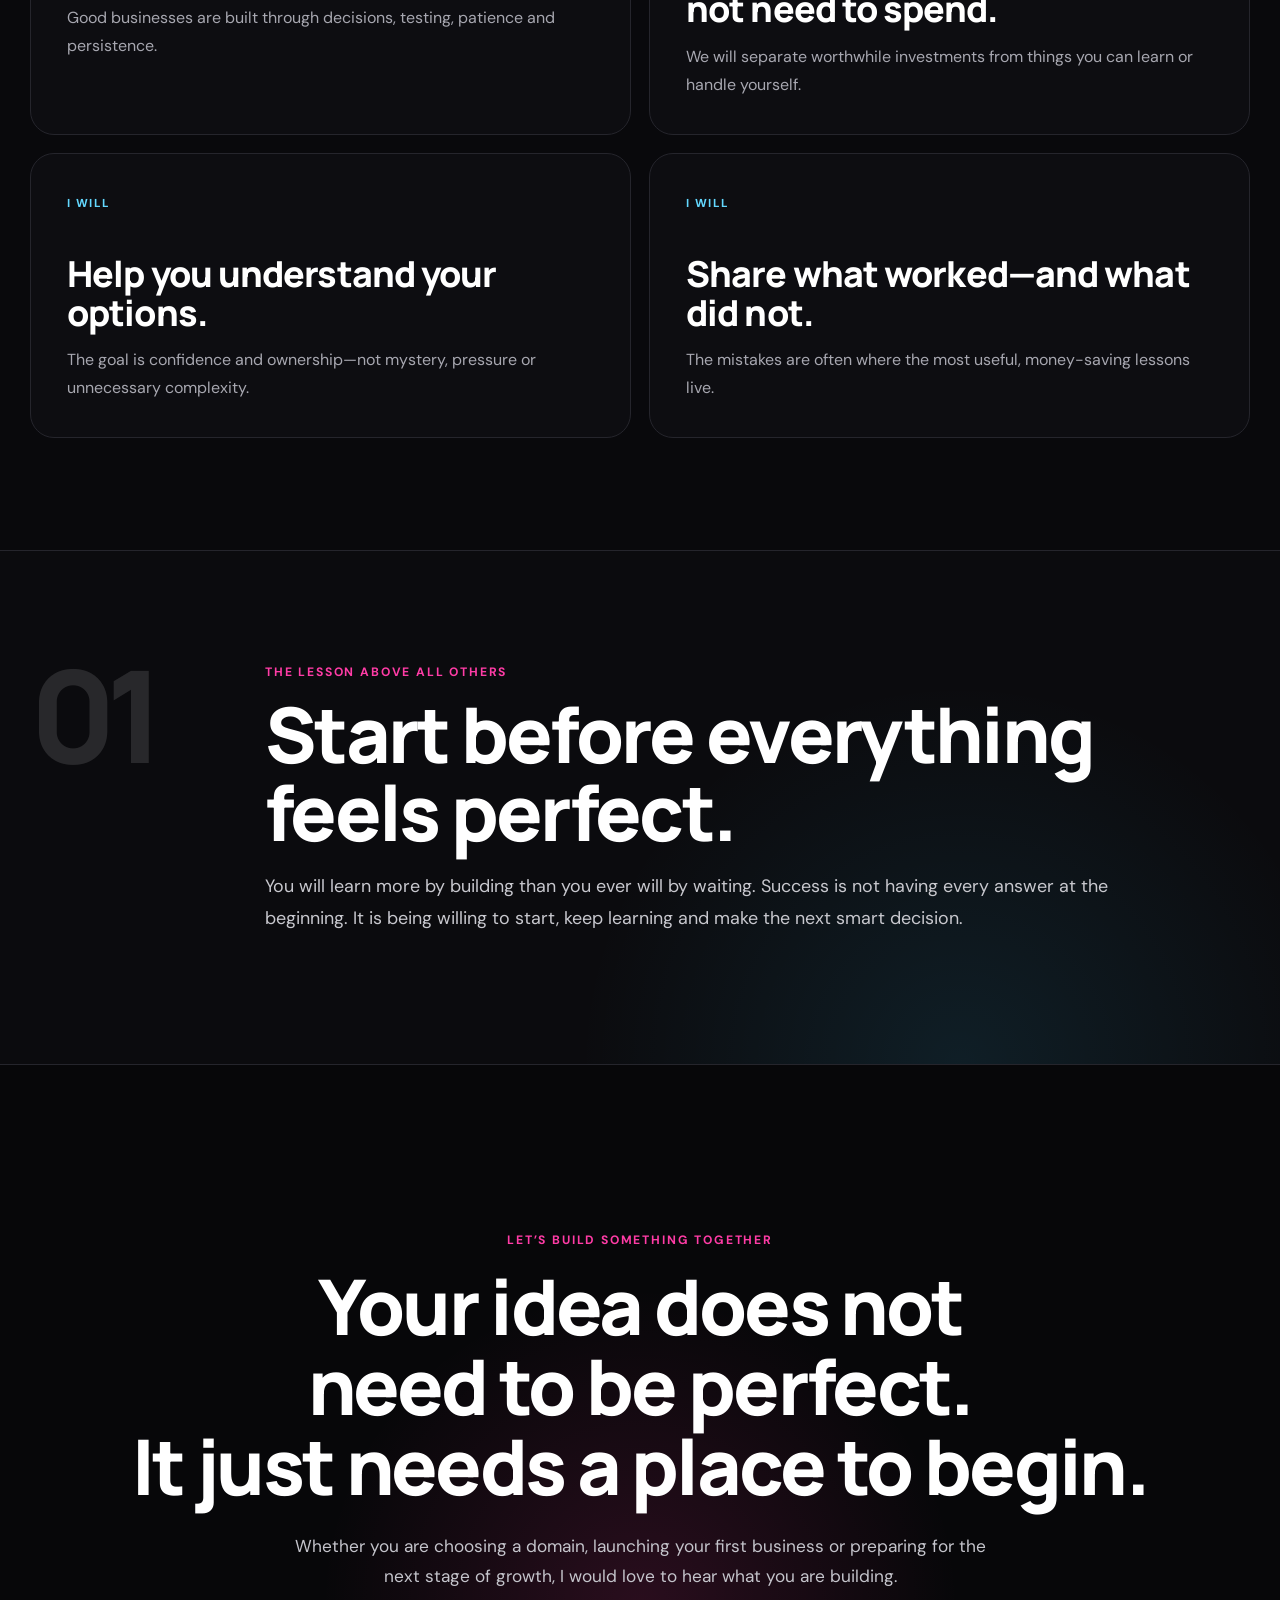
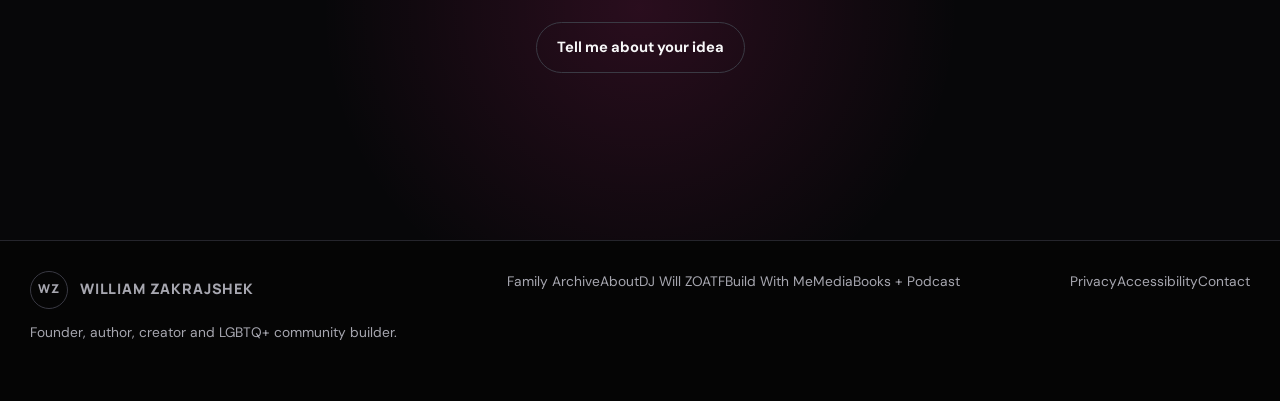
<file: speaking.html>
<!DOCTYPE html>
<html lang="en">
<head>
<meta charset="utf-8"/>
<meta content="width=device-width, initial-scale=1, viewport-fit=cover" name="viewport"/>
<title>Build With Me | Practical Business Guidance with William Zakrajshek</title>
<meta content="Practical, cost-conscious guidance for LGBTQ+ entrepreneurs, creators and community builders—from domains and business setup to websites, SEO, podcasts, marketing and sustainable growth." name="description"/>
<meta content="William Zakrajshek" name="author"/>
<meta content="index, follow, max-image-preview:large, max-snippet:-1, max-video-preview:-1" name="robots"/>
<link href="https://zakrajshek.com/speaking" rel="canonical"/>
<link href="/assets/favicon-32.png?v=3" rel="icon" type="image/png" sizes="32x32"/>
<link href="site.webmanifest" rel="manifest"/>
<meta content="#050505" name="theme-color"/>
<meta content="website" property="og:type"/>
<meta content="William Zakrajshek" property="og:site_name"/>
<meta content="Build With Me | Practical Business Guidance" property="og:title"/>
<meta content="Helping good ideas become real businesses—without spending money you do not need to spend." property="og:description"/>
<meta content="https://zakrajshek.com/speaking" property="og:url"/>
<meta property="og:image" content="https://zakrajshek.com/assets/og-build-with-me.jpg"/>
<meta name="twitter:card" content="summary_large_image"/>
<link href="https://fonts.googleapis.com" rel="preconnect"/>
<link crossorigin="" href="https://fonts.gstatic.com" rel="preconnect"/>
<link href="https://fonts.googleapis.com/css2?family=DM+Sans:wght@400;500;600;700&amp;family=Manrope:wght@500;600;700;800&amp;display=swap" rel="stylesheet"/>
<link href="/assets/site.css?v=7.2" rel="stylesheet"/>
<link href="/assets/apple-touch-icon.png?v=3" rel="apple-touch-icon"/>
<script type="application/ld+json">{"@context":"https://schema.org","@type":"WebPage","name":"Build With Me","url":"https://zakrajshek.com/speaking","description":"Practical, cost-conscious guidance for entrepreneurs, creators and LGBTQ+ community builders.","about":{"@type":"Person","name":"William Zakrajshek","jobTitle":["Founder","Builder","Mentor"]}}</script>
  <meta property="og:image:width" content="1200"/>
  <meta property="og:image:height" content="630"/>
  <meta property="og:image:type" content="image/jpeg"/>
  <meta name="twitter:image" content="https://zakrajshek.com/assets/og-build-with-me.jpg"/>
  <meta property="og:image:alt" content="Build With Me — practical business guidance"/>
  <meta name="twitter:image:alt" content="Build With Me — practical business guidance"/>
</head>
<body>
<a class="skip-link" href="#main-content">Skip to main content</a>
<header><div class="wrap nav">
<a aria-label="William Zakrajshek home" class="brand" href="/william"><span class="brand-mark">WZ</span><span class="brand-name">WILLIAM ZAKRAJSHEK</span></a>
<nav aria-label="Primary navigation" class="desktop-links"><a href="/">Family Archive</a><a href="/about">About</a><a href="/dj-will-z">DJ Will Z</a><a href="/out-at-the-fair">OATF</a><a aria-current="page" href="/speaking">Build With Me</a><a href="/media">Media</a><a href="/books-podcast">Books + Podcast</a><a class="nav-cta" href="/william#contact">Let’s Connect</a></nav>
<button aria-controls="mobile-navigation" aria-expanded="false" aria-label="Open navigation menu" class="menu-button" type="button">Menu</button>
</div></header>
<nav aria-hidden="true" aria-label="Mobile navigation" class="mobile-menu" id="mobile-navigation">
<a href="/">Family Archive <span>01</span></a><a href="/about">About <span>02</span></a><a href="/dj-will-z">DJ Will Z <span>03</span></a><a href="/out-at-the-fair">Out at the Fair <span>04</span></a><a aria-current="page" href="/speaking">Build With Me <span>05</span></a><a href="/media">Media <span>06</span></a><a href="/books-podcast">Books + Podcast <span>07</span></a><a class="mobile-cta" href="/william#contact">Let’s Connect</a>
</nav>
<main id="main-content" class="build-page">
<section class="build-hero"><div class="wrap build-hero-grid">
<div class="build-hero-copy reveal"><div class="kicker">Founder · Builder · Mentor</div><h1>Build<br/><em>With Me.</em></h1><p class="build-deck">Helping good ideas become real businesses—without spending money you do not need to spend.</p><p class="build-intro">For more than twenty years, I’ve built businesses, events, websites, brands, books, podcasts and creative projects by learning, experimenting and doing the work. Now I want to help others build smarter, save money and create something they truly own.</p><div class="build-actions"><a class="btn primary" href="#start">See where we can start</a><a class="btn secondary" href="/william#contact">Tell me your idea</a></div></div>
<div class="build-hero-proof reveal"><span class="proof-label">Built through real experience</span><div class="proof-grid"><article><strong>20+</strong><span>years building</span></article><article><strong>Web</strong><span>design + SEO</span></article><article><strong>Media</strong><span>podcasts + books</span></article><article><strong>Growth</strong><span>brands + community</span></article></div><p>Not theory. Lessons earned by creating projects from the first domain purchase through launch, growth and reinvention.</p></div>
</div></section>

<section class="section build-belief"><div class="wrap build-belief-grid"><div><div class="kicker">My philosophy</div><h2>Big dreams do not always need big budgets.</h2></div><div><p>None of the work on this website began with unlimited funding or a giant team. It grew because I learned what I could do myself, spent carefully, asked the right questions and invested only where it mattered.</p><p>With a little time and the right roadmap, people can do far more than they realize—and keep ownership of the thing they are building.</p></div></div></section>

<section class="section" id="start"><div class="wrap"><div class="build-section-head"><div><div class="kicker">Where we can start</div><h2>From the first idea to something real.</h2></div><p>You may need a complete growth strategy—or simply help buying a domain and figuring out what comes next. Both matter.</p></div>
<div class="build-stage-grid">
<article><span>01</span><h3>Start the business</h3><p>Turn a loose idea into a practical first-step plan.</p><ul><li>Business names and domain choices</li><li>Professional email and digital setup</li><li>Understanding common business structures</li><li>Cost-conscious launch roadmaps</li><li>Avoiding expensive beginner mistakes</li></ul></article>
<article><span>02</span><h3>Build the brand</h3><p>Create a clear identity people can understand and remember.</p><ul><li>Brand direction and positioning</li><li>Logo and visual-system guidance</li><li>Website planning and user experience</li><li>SEO foundations</li><li>Content and social media setup</li></ul></article>
<article><span>03</span><h3>Launch the idea</h3><p>Choose the tools and channels that fit the project—not whatever costs the most.</p><ul><li>Website launches</li><li>Podcast development and distribution</li><li>Marketing strategy</li><li>Community outreach</li><li>Partnership and sponsorship ideas</li></ul></article>
<article><span>04</span><h3>Grow sustainably</h3><p>Build systems that support the next level without losing the purpose behind the work.</p><ul><li>Growth planning</li><li>Scaling operations</li><li>Audience and community development</li><li>New revenue opportunities</li><li>Long-term brand ecosystems</li></ul></article>
</div></div></section>

<section class="section build-community"><div class="wrap community-panel"><div class="community-mark">🌈</div><div><div class="kicker">Community first</div><h2>Supporting LGBTQ+ builders.</h2><p>I am especially passionate about helping LGBTQ+ entrepreneurs, creators and community organizations move their ideas forward. Whether you are opening a business, producing a Pride event, creating media or starting from scratch, our community grows stronger when we share what we have learned.</p><p>If one conversation can save you time, money or unnecessary frustration, that knowledge should not stay locked away.</p></div></div></section>

<section class="section"><div class="wrap"><div class="build-section-head"><div><div class="kicker">Things I love helping build</div><h2>Ideas in every form.</h2></div><p>The common thread is ownership: helping people create something meaningful that they understand, control and can continue growing.</p></div><div class="build-tags"><span>Small Businesses</span><span>LGBTQ+ Organizations</span><span>Websites</span><span>Podcasts</span><span>Books</span><span>Brands</span><span>Community Events</span><span>Digital Marketing</span><span>Partnerships</span><span>Big Ideas</span></div></div></section>

<section class="section build-trust"><div class="wrap"><div class="build-section-head"><div><div class="kicker">An honest approach</div><h2>No guru nonsense.</h2></div><p>I do not believe helping someone means making them dependent on expensive services they do not understand.</p></div><div class="trust-grid"><article class="trust-no"><span>I won’t</span><h3>Promise overnight success.</h3><p>Good businesses are built through decisions, testing, patience and persistence.</p></article><article class="trust-no"><span>I won’t</span><h3>Tell you to spend money you do not need to spend.</h3><p>We will separate worthwhile investments from things you can learn or handle yourself.</p></article><article class="trust-yes"><span>I will</span><h3>Help you understand your options.</h3><p>The goal is confidence and ownership—not mystery, pressure or unnecessary complexity.</p></article><article class="trust-yes"><span>I will</span><h3>Share what worked—and what did not.</h3><p>The mistakes are often where the most useful, money-saving lessons live.</p></article></div></div></section>

<section class="section build-lesson"><div class="wrap build-lesson-inner"><span class="lesson-number">01</span><div><div class="kicker">The lesson above all others</div><h2>Start before everything feels perfect.</h2><p>You will learn more by building than you ever will by waiting. Success is not having every answer at the beginning. It is being willing to start, keep learning and make the next smart decision.</p></div></div></section>

<section class="section build-cta"><div class="wrap"><div class="kicker">Let’s build something together</div><h2>Your idea does not need to be perfect.<br/>It just needs a place to begin.</h2><p>Whether you are choosing a domain, launching your first business or preparing for the next stage of growth, I would love to hear what you are building.</p><a class="btn primary" href="/william#contact">Tell me about your idea</a></div></section>
</main>
<footer><div class="wrap footer-grid"><div><a class="brand" href="/william"><span class="brand-mark">WZ</span><span class="brand-name">WILLIAM ZAKRAJSHEK</span></a><p>Founder, author, creator and LGBTQ+ community builder.</p></div><div><a href="/">Family Archive</a><a href="/about">About</a><a href="/dj-will-z">DJ Will Z</a><a href="/out-at-the-fair">OATF</a><a href="/speaking">Build With Me</a><a href="/media">Media</a><a href="/books-podcast">Books + Podcast</a></div><div><a href="/privacy">Privacy</a><a href="/accessibility">Accessibility</a><a href="/william#contact">Contact</a></div></div></footer>
<script src="/assets/site.js?v=9.4"></script>
</body></html>
</file>
<file: assets/site.css>
:root{
      --bg:#050505;--panel:#0d0d10;--panel-2:#131318;--text:#f7f7f8;--muted:#a7a7b0;
      --line:#25252c;--line-strong:#3a3a44;--accent:#ff3ca6;--accent-2:#8d69ff;
      --max:1220px;--radius:28px;--shadow:0 24px 80px rgba(0,0,0,.32)
    }
    *{box-sizing:border-box}
    html{scroll-behavior:smooth;scroll-padding-top:84px}
    body{
      margin:0;background:var(--bg);color:var(--text);font-family:"DM Sans",system-ui,sans-serif;
      line-height:1.55;overflow-x:hidden;-webkit-font-smoothing:antialiased
    }
    body::before{
      content:"";position:fixed;inset:0;z-index:-1;pointer-events:none;opacity:.15;
      background-image:linear-gradient(rgba(255,255,255,.025) 1px,transparent 1px),linear-gradient(90deg,rgba(255,255,255,.025) 1px,transparent 1px);
      background-size:48px 48px;mask-image:linear-gradient(to bottom,#000,transparent 72%)
    }
    a{color:inherit;text-decoration:none}
    button{font:inherit}
    img{max-width:100%;display:block}
    .wrap{width:min(calc(100% - 40px),var(--max));margin-inline:auto}
    .section{padding:112px 0;border-top:1px solid var(--line)}
    .section-soft{background:linear-gradient(180deg,rgba(255,255,255,.018),transparent)}
    .kicker{color:var(--accent);font-size:.76rem;font-weight:700;text-transform:uppercase;letter-spacing:.15em}
    .section-head{display:grid;grid-template-columns:.38fr 1.62fr;gap:40px;margin-bottom:60px;align-items:start}
    h1,h2,h3{font-family:"Manrope",system-ui,sans-serif}
    h2{margin:0;font-size:clamp(2.75rem,5.2vw,5.7rem);line-height:.98;letter-spacing:-.06em}
    .lede{max-width:780px;font-size:1.2rem;color:#c9c9d0}
    .btn{
      display:inline-flex;align-items:center;justify-content:center;gap:8px;min-height:48px;padding:13px 20px;
      border:1px solid var(--line-strong);border-radius:999px;font-weight:700;font-size:.92rem;transition:.22s
    }
    .btn-primary{background:#fff;color:#080808;border-color:#fff}
    .btn-primary:hover{background:var(--accent);border-color:var(--accent);color:#fff;transform:translateY(-1px)}
    .btn-secondary:hover{border-color:#777;transform:translateY(-1px)}
    .reveal{opacity:0;transform:translateY(18px);transition:opacity .65s ease,transform .65s ease}
    .reveal.visible{opacity:1;transform:none}

    /* Navigation */
    body>header{
      position:sticky;top:0;z-index:100;background:rgba(5,5,5,.82);backdrop-filter:blur(18px);
      border-bottom:1px solid rgba(255,255,255,.08)
    }
    .nav{height:76px;display:flex;align-items:center;justify-content:space-between;gap:24px}
    .brand{display:flex;align-items:center;gap:12px;font-family:"Manrope",sans-serif;font-weight:800;letter-spacing:.06em}
    .brand-mark{display:grid;place-items:center;width:38px;height:38px;border:1px solid var(--line-strong);border-radius:50%;font-size:.76rem}
    .brand-name{font-size:.9rem}
    .desktop-links{display:flex;align-items:center;gap:25px}
    .desktop-links a{font-size:.88rem;color:var(--muted);transition:.2s}
    .desktop-links a:hover{color:#fff}
    .nav-cta{padding:10px 15px;border:1px solid var(--line-strong);border-radius:999px;color:#fff!important}
    .menu-button{
      display:none;min-width:48px;min-height:44px;padding:0 14px;color:#fff;background:transparent;
      border:1px solid var(--line-strong);border-radius:999px
    }
    .mobile-menu{
      display:none;position:fixed;inset:76px 0 0;background:rgba(5,5,5,.98);z-index:90;
      padding:24px max(20px,env(safe-area-inset-right)) calc(30px + env(safe-area-inset-bottom)) max(20px,env(safe-area-inset-left))
    }
    .mobile-menu.open{display:flex;flex-direction:column}
    .mobile-menu a{
      display:flex;align-items:center;justify-content:space-between;min-height:62px;border-bottom:1px solid var(--line);
      font-family:"Manrope",sans-serif;font-size:1.45rem;font-weight:700;letter-spacing:-.03em
    }
    .mobile-menu .mobile-cta{margin-top:auto;border:0;background:#fff;color:#080808;border-radius:18px;padding:18px;justify-content:center;min-height:58px;font-size:1rem}

    /* Hero */
    .hero{padding:88px 0 72px;min-height:calc(100svh - 76px);display:grid;align-items:center}
    .hero-shell{display:grid;gap:42px}
    .hero-eyebrow{display:flex;align-items:center;gap:12px;color:#d4d4da;text-transform:uppercase;letter-spacing:.18em;font-size:.72rem;font-weight:700}
    .hero-eyebrow::before{content:"";width:34px;height:1px;background:var(--accent);flex:0 0 auto}
    .hero-title{margin:0;max-width:1080px;font-size:clamp(4.35rem,6.65vw,7.15rem);line-height:.9;letter-spacing:-.074em;text-wrap:balance}
    .hero-title .line{display:block}
    .hero-title .accent{color:var(--accent)}
    .hero-bottom{display:grid;grid-template-columns:minmax(0,1fr) minmax(330px,380px);gap:76px;align-items:stretch}
    .hero-copy-block{display:flex;flex-direction:column;justify-content:flex-end;padding-bottom:4px}
    .hero-copy{max-width:760px;margin:0;color:#c9c9cf;font-size:clamp(1.08rem,1.35vw,1.28rem);line-height:1.58}
    .hero-actions{display:flex;flex-wrap:wrap;gap:12px;margin-top:30px}
    .hero-card{
      position:relative;overflow:hidden;min-height:340px;padding:27px;border:1px solid var(--line);
      border-radius:var(--radius);background:
      radial-gradient(circle at 82% 12%,rgba(255,60,166,.15),transparent 36%),
      linear-gradient(155deg,#15151a 0%,#0a0a0d 100%);box-shadow:var(--shadow);
      display:flex;flex-direction:column;justify-content:space-between
    }
    .hero-card::before{
      content:"WZ";position:absolute;right:-28px;top:-46px;font-family:"Manrope",sans-serif;font-size:12rem;
      font-weight:800;letter-spacing:-.11em;color:rgba(255,255,255,.035)
    }
    .status{position:relative;display:inline-flex;align-items:center;gap:9px;font-size:.78rem;color:#dddde2}
    .dot{width:8px;height:8px;border-radius:50%;background:var(--accent);box-shadow:0 0 18px var(--accent)}
    .hero-card-title{position:relative;max-width:340px;font-family:"Manrope",sans-serif;font-size:2.1rem;line-height:1.06;letter-spacing:-.05em}
    .hero-card-list{position:relative;display:grid;gap:12px}
    .hero-card-list div{display:flex;justify-content:space-between;gap:16px;padding-top:13px;border-top:1px solid var(--line);font-size:.86rem;color:var(--muted)}
    .hero-card-list strong{max-width:60%;text-align:right;color:#fff}

    /* Proof */
    .proof{display:grid;grid-template-columns:repeat(4,1fr);border-top:1px solid var(--line);border-bottom:1px solid var(--line)}
    .proof div{padding:28px;border-right:1px solid var(--line)}
    .proof div:last-child{border-right:0}
    .proof strong{display:block;margin-bottom:5px;font-family:"Manrope",sans-serif;font-size:1.18rem;line-height:1.15}
    .proof span{font-size:.84rem;color:var(--muted)}

    /* Story + timeline */
    .story-grid{display:grid;grid-template-columns:1fr 1fr;gap:72px}
    .story-copy{font-size:1.14rem;color:#c3c3ca}
    .story-copy p:first-child{font-size:1.48rem;color:#fff}
    .story-cards{display:grid;gap:16px}
    .story-card{padding:26px;border:1px solid var(--line);border-radius:22px;background:var(--panel)}
    .story-card span{color:var(--accent);font-size:.76rem;text-transform:uppercase;letter-spacing:.12em}
    .story-card h3{margin:10px 0 8px;font-size:1.35rem}
    .story-card p{margin:0;color:var(--muted)}
    .timeline{margin-top:64px;border-top:1px solid var(--line)}
    .timeline-item{display:grid;grid-template-columns:100px 1fr 1.25fr;gap:28px;padding:24px 0;border-bottom:1px solid var(--line)}
    .timeline-item time{color:var(--accent);font-weight:700}
    .timeline-item h3,.timeline-item p{margin:0}
    .timeline-item h3{font-size:1.25rem}
    .timeline-item p{color:var(--muted)}

    /* Work */
    .work-grid{display:grid;grid-template-columns:repeat(2,1fr);gap:18px}
    .work-card{
      min-height:330px;padding:30px;border:1px solid var(--line);border-radius:26px;background:var(--panel);
      display:flex;flex-direction:column;justify-content:space-between;transition:.25s
    }
    .work-card:hover{transform:translateY(-4px);border-color:#4a4a54}
    .work-card.feature{grid-column:span 2;min-height:400px;background:radial-gradient(circle at 83% 18%,rgba(255,60,166,.17),transparent 34%),var(--panel)}
    .work-top{display:flex;justify-content:space-between;gap:20px}
    .num{color:#74747e;font-family:"Manrope",sans-serif;font-size:.84rem}
    .tag{color:var(--accent);font-size:.71rem;text-transform:uppercase;letter-spacing:.12em}
    .work-card h3{margin:34px 0 16px;font-size:clamp(2.1rem,3.8vw,4.25rem);line-height:1;letter-spacing:-.05em}
    .work-card:not(.feature) h3{font-size:2.3rem}
    .work-card p{max-width:720px;color:var(--muted)}
    .work-link{display:inline-flex;gap:8px;align-items:center;margin-top:20px;font-weight:700}
    .work-link:hover{color:var(--accent)}

    /* Quote + services */
    .quote{padding:128px 0;text-align:center}
    .quote blockquote{max-width:1080px;margin:0 auto;font-family:"Manrope",sans-serif;font-size:clamp(2.5rem,5.1vw,5.8rem);line-height:1.02;letter-spacing:-.055em}
    .quote em{color:var(--accent);font-style:normal}
    .services{display:grid;grid-template-columns:.66fr 1.34fr;gap:64px}
    .service-list{border-top:1px solid var(--line)}
    .service{display:grid;grid-template-columns:58px 1fr auto;gap:18px;padding:28px 0;border-bottom:1px solid var(--line)}
    .service .index{color:#6e6e78}
    .service h3{margin:0 0 8px;font-size:1.5rem}
    .service p{max-width:680px;margin:0;color:var(--muted)}
    .service .arrow{color:#777;font-size:1.4rem}
    .talk-grid{display:grid;grid-template-columns:repeat(2,1fr);gap:16px;margin-top:54px}
    .talk-card{min-height:230px;padding:26px;border:1px solid var(--line);border-radius:22px;background:var(--panel)}
    .talk-card small{color:var(--accent);text-transform:uppercase;letter-spacing:.11em}
    .talk-card h3{margin:28px 0 10px;font-size:1.42rem;line-height:1.15}
    .talk-card p{margin:0;color:var(--muted)}

    /* Media + contact */
    .media-grid{display:grid;grid-template-columns:repeat(3,1fr);gap:16px}
    .media-card{min-height:225px;padding:26px;border:1px solid var(--line);border-radius:22px;background:var(--panel);display:flex;flex-direction:column}
    .media-card small{color:var(--accent);text-transform:uppercase;letter-spacing:.11em}
    .media-card h3{margin:38px 0 10px;font-size:1.46rem}
    .media-card p{margin:0;color:var(--muted)}
    .media-card a{margin-top:auto;padding-top:20px;font-weight:700}
    .media-card a:hover{color:var(--accent)}
    .contact{padding-bottom:120px}
    .contact-panel{
      padding:clamp(32px,6vw,72px);border:1px solid var(--line);border-radius:34px;
      background:radial-gradient(circle at 92% 0%,rgba(141,105,255,.18),transparent 35%),radial-gradient(circle at 0% 100%,rgba(255,60,166,.15),transparent 36%),var(--panel)
    }
    .contact-panel h2{max-width:900px}
    .contact-panel p{max-width:760px;margin:24px 0 28px;color:#c7c7ce;font-size:1.14rem}
    .contact-types{display:flex;flex-wrap:wrap;gap:10px;margin-bottom:28px}
    .contact-types span{padding:9px 12px;border:1px solid rgba(255,255,255,.16);border-radius:999px;color:#dddde2;font-size:.84rem}
    footer{padding:30px 0 calc(44px + env(safe-area-inset-bottom));border-top:1px solid var(--line)}
    .footer-grid{display:flex;justify-content:space-between;gap:24px;color:var(--muted);font-size:.86rem}


    /* DJ chapter + ecosystem */
    .dj-stage{position:relative;overflow:hidden;background:radial-gradient(circle at 82% 15%,rgba(255,60,166,.13),transparent 34%),linear-gradient(180deg,#0a0a0d 0%,#050505 100%)}
    .dj-stage::after{content:"DJ WILL Z";position:absolute;right:-3vw;bottom:-4vw;font-family:"Manrope",sans-serif;font-size:clamp(6rem,18vw,18rem);font-weight:800;letter-spacing:-.09em;color:rgba(255,255,255,.022);white-space:nowrap;pointer-events:none}
    .dj-grid{position:relative;z-index:1;display:grid;grid-template-columns:.82fr 1.18fr;gap:68px;align-items:start}
    .dj-intro{font-size:1.2rem;color:#c8c8cf;max-width:680px}
    .dj-pullquote{margin-top:34px;padding:24px 0;border-top:1px solid var(--line);border-bottom:1px solid var(--line);font-family:"Manrope",sans-serif;font-size:clamp(1.7rem,3vw,2.7rem);line-height:1.08;letter-spacing:-.045em}
    .dj-pullquote em{font-style:normal;color:var(--accent)}
    .dj-facts{display:grid;grid-template-columns:repeat(2,minmax(0,1fr));gap:16px}
    .dj-fact{min-height:190px;padding:24px;border:1px solid var(--line);border-radius:22px;background:rgba(255,255,255,.025)}
    .dj-fact small{display:block;color:var(--accent);font-weight:700;text-transform:uppercase;letter-spacing:.12em;margin-bottom:28px}
    .dj-fact h3{font-size:1.3rem;margin:0 0 9px}
    .dj-fact p{margin:0;color:var(--muted)}
    .archive-note{position:relative;z-index:1;margin-top:52px;display:flex;justify-content:space-between;gap:28px;align-items:center;padding:24px 26px;border:1px solid var(--line);border-radius:22px;background:linear-gradient(90deg,rgba(255,60,166,.07),rgba(141,105,255,.05))}
    .archive-note strong{display:block;font-family:"Manrope",sans-serif;font-size:1.2rem;margin-bottom:4px}
    .archive-note p{margin:0;color:var(--muted)}
    .ecosystem{display:grid;grid-template-columns:.72fr 1.28fr;gap:64px;align-items:center}
    .orbit{position:relative;min-height:520px;display:grid;place-items:center}
    .orbit::before,.orbit::after{content:"";position:absolute;border:1px solid var(--line);border-radius:50%}
    .orbit::before{width:430px;height:430px}.orbit::after{width:285px;height:285px}
    .orbit-center{position:relative;z-index:3;width:170px;height:170px;border-radius:50%;display:grid;place-items:center;text-align:center;background:#fff;color:#080808;font-family:"Manrope",sans-serif;font-weight:800;line-height:1.05;box-shadow:0 18px 60px rgba(255,255,255,.08)}
    .orbit-node{position:absolute;z-index:4;min-width:150px;padding:14px 16px;border:1px solid var(--line-strong);border-radius:999px;background:#0f0f13;text-align:center;font-weight:700;font-size:.84rem}
    .orbit-node.n1{top:28px;left:50%;transform:translateX(-50%)}.orbit-node.n2{right:5px;top:46%}.orbit-node.n3{bottom:26px;left:50%;transform:translateX(-50%)}.orbit-node.n4{left:0;top:46%}
    .ecosystem-copy p{font-size:1.12rem;color:#c5c5cc}
    .ecosystem-list{display:grid;gap:12px;margin-top:28px}
    .ecosystem-list div{display:grid;grid-template-columns:42px 1fr;gap:14px;padding-top:14px;border-top:1px solid var(--line)}
    .ecosystem-list span{color:var(--accent);font-weight:700}.ecosystem-list strong{font-family:"Manrope",sans-serif}

    /* Tablet */
    @media(max-width:980px){
      .desktop-links{display:none}.menu-button{display:inline-flex;align-items:center;justify-content:center}
      .hero-bottom,.story-grid,.services,.section-head,.dj-grid,.ecosystem{grid-template-columns:1fr}
      .hero{padding-top:64px;min-height:auto}
      .hero-shell{gap:34px}
      .hero-title{max-width:820px}
      .hero-bottom{gap:30px}
      .hero-card{min-height:320px}
      .proof{grid-template-columns:1fr 1fr}
      .proof div:nth-child(2){border-right:0}
      .proof div:nth-child(-n+2){border-bottom:1px solid var(--line)}
      .work-grid,.talk-grid,.media-grid{grid-template-columns:1fr}
      .work-card.feature{grid-column:span 1}
      .service{grid-template-columns:48px 1fr}.service .arrow{display:none}
      .timeline-item{grid-template-columns:86px 1fr}.timeline-item p{grid-column:2}
      .dj-facts{grid-template-columns:1fr 1fr}.archive-note{align-items:flex-start}.orbit{min-height:470px}
    }


    @media(min-width:981px) and (max-width:1180px){
      .hero-title{font-size:clamp(4rem,7.1vw,5.6rem);max-width:900px}
      .hero-bottom{grid-template-columns:minmax(0,1fr) 340px;gap:46px}
      .hero-card-title{font-size:1.85rem}
    }

    /* Mobile-first refinement */
    @media(max-width:600px){
      html{scroll-padding-top:70px}
      .wrap{width:min(calc(100% - 28px),var(--max))}
      .nav{height:68px}
      .brand-mark{width:34px;height:34px}
      .brand-name{font-size:.78rem;letter-spacing:.045em}
      .mobile-menu{inset:68px 0 0}
      .section{padding:76px 0}
      .hero{padding:48px 0 54px}
      .hero-shell{gap:26px}
      .hero-eyebrow{align-items:flex-start;font-size:.64rem;line-height:1.5;letter-spacing:.14em}
      .hero-eyebrow::before{margin-top:.48em;width:24px}
      .hero-title{max-width:100%;font-size:clamp(3rem,15vw,4.25rem);line-height:.92;letter-spacing:-.069em}
      .hero-title .line{display:inline;white-space:normal}
      .hero-title .line::after{content:" "}
      .hero-title .accent{display:inline;color:var(--accent)}
      .hero-bottom{gap:26px}
      .hero-copy-block{padding-bottom:0}
      .hero-copy{font-size:1.04rem;line-height:1.58}
      .hero-actions{display:grid;grid-template-columns:1fr;gap:10px;margin-top:26px}
      .btn{width:100%;min-height:52px}
      .hero-card{min-height:300px;padding:22px;border-radius:22px}
      .hero-card::before{font-size:9rem;right:-24px;top:-34px}
      .hero-card-title{max-width:260px;font-size:1.65rem}
      .hero-card-list div{font-size:.79rem}
      .hero-card-list strong{max-width:58%}
      .proof{grid-template-columns:1fr}
      .proof div{padding:22px 14px;border-right:0;border-bottom:1px solid var(--line)!important}
      .proof div:last-child{border-bottom:0!important}
      .proof strong{font-size:1.08rem}
      .section-head{gap:18px;margin-bottom:38px}
      h2{font-size:clamp(2.45rem,12.5vw,3.8rem);line-height:1}
      .story-grid{gap:34px}
      .story-copy{font-size:1.04rem}
      .story-copy p:first-child{font-size:1.28rem}
      .story-card{padding:22px}
      .dj-facts{grid-template-columns:1fr}.dj-fact{min-height:auto}.dj-pullquote{font-size:2rem}.archive-note{flex-direction:column}.archive-note .btn{width:100%}.orbit{min-height:390px}.orbit::before{width:310px;height:310px}.orbit::after{width:205px;height:205px}.orbit-center{width:132px;height:132px}.orbit-node{min-width:122px;padding:11px 12px;font-size:.72rem}.orbit-node.n2{right:-8px}.orbit-node.n4{left:-8px}
      .timeline{margin-top:44px}
      .timeline-item{grid-template-columns:1fr;gap:7px;padding:20px 0}
      .timeline-item p{grid-column:auto}
      .work-card,.work-card.feature{min-height:280px;padding:22px;border-radius:22px}
      .work-card h3,.work-card:not(.feature) h3{font-size:2.05rem}
      .quote{padding:90px 0}
      .quote blockquote{font-size:clamp(2.3rem,11.4vw,3.55rem)}
      .service{grid-template-columns:38px 1fr;padding:24px 0}
      .service h3{font-size:1.32rem}
      .talk-grid{margin-top:38px}
      .talk-card,.media-card{min-height:auto;padding:22px}
      .talk-card h3,.media-card h3{margin-top:24px}
      .contact-panel{padding:28px 22px;border-radius:24px}
      .contact-types{gap:8px}
      .contact-types span{font-size:.78rem;padding:8px 10px}
      .footer-grid{flex-direction:column}
    }
    @media(prefers-reduced-motion:reduce){
      html{scroll-behavior:auto}.reveal{opacity:1;transform:none;transition:none}.btn,.work-card{transition:none}
    }
  
    .page-hero{padding:92px 0 70px;border-bottom:1px solid var(--line)}
    .page-hero h1{max-width:1050px;margin:20px 0 24px;font-family:"Manrope",sans-serif;font-size:clamp(3.5rem,7vw,7rem);line-height:.93;letter-spacing:-.07em}
    .page-hero p{max-width:800px;margin:0;color:#c9c9cf;font-size:clamp(1.08rem,1.5vw,1.3rem)}
    .content-grid{display:grid;grid-template-columns:minmax(0,.65fr) minmax(0,1.35fr);gap:64px}
    .content-copy{font-size:1.08rem;color:#c9c9cf}
    .content-copy h2{margin:0 0 22px;color:#fff;font-size:clamp(2.2rem,4vw,4rem)}
    .content-copy h3{margin:38px 0 12px;color:#fff;font-size:1.45rem}
    .content-copy p{margin:0 0 20px}
    .content-copy ul{margin:0 0 26px;padding-left:20px}
    .content-copy li{margin:0 0 10px}
    .side-nav{position:sticky;top:110px;align-self:start;border-top:1px solid var(--line)}
    .side-nav a{display:block;padding:15px 0;border-bottom:1px solid var(--line);color:var(--muted)}
    .side-nav a:hover{color:#fff}
    .seo-facts{display:grid;grid-template-columns:repeat(3,1fr);gap:16px;margin-top:42px}
    .seo-fact{padding:22px;border:1px solid var(--line);border-radius:20px;background:var(--panel)}
    .seo-fact strong{display:block;margin-bottom:7px;font-family:"Manrope",sans-serif;font-size:1.12rem}
    .seo-fact span{color:var(--muted);font-size:.9rem}
    .source-list{display:grid;gap:12px;margin-top:28px}
    .source-list a{display:flex;justify-content:space-between;gap:18px;padding:18px 0;border-bottom:1px solid var(--line);font-weight:700}
    .source-list a span{color:var(--muted);font-weight:400;text-align:right}
    .breadcrumb{padding-top:24px;color:var(--muted);font-size:.84rem}
    .breadcrumb a:hover{color:#fff}
    .sr-only{position:absolute!important;width:1px!important;height:1px!important;padding:0!important;margin:-1px!important;overflow:hidden!important;clip:rect(0,0,0,0)!important;white-space:nowrap!important;border:0!important}
    @media(max-width:980px){.content-grid{grid-template-columns:1fr}.side-nav{position:static}.seo-facts{grid-template-columns:1fr}}
    @media(max-width:600px){.page-hero{padding:56px 0 48px}.page-hero h1{font-size:clamp(3rem,15vw,4.5rem)}.content-copy{font-size:1.02rem}.source-list a{display:block}.source-list a span{display:block;margin-top:5px;text-align:left}}

/* 2026 mobile, accessibility and performance enhancements */
:focus-visible{outline:3px solid var(--accent);outline-offset:4px}
.skip-link{position:fixed;left:12px;top:12px;z-index:9999;padding:12px 16px;border-radius:999px;background:#fff;color:#050505;font-weight:800;transform:translateY(-160%);transition:transform .2s}
.skip-link:focus{transform:none}
main{display:block}
a,button{-webkit-tap-highlight-color:transparent}
button,.btn,.nav a{touch-action:manipulation}
@media(max-width:600px){
  body{font-size:16px}
  .hero-title{font-size:clamp(3.25rem,17vw,5rem);line-height:.92;overflow-wrap:anywhere}
  h2{font-size:clamp(2.35rem,13vw,4rem)}
  .hero{padding-top:42px;padding-bottom:54px}
  .section{padding:76px 0}
  .quote{padding:82px 0}
  .hero-card,.work-card,.contact-panel{border-radius:22px}
  .hero-actions,.contact-actions{display:grid;grid-template-columns:1fr;width:100%}
  .hero-actions .btn,.contact-actions .btn{width:100%;min-height:54px}
  .proof div{padding:22px 18px}
  .mobile-menu{inset:68px 0 0}
  .mobile-menu a{min-height:58px}
  .footer-grid{flex-direction:column;gap:10px}
}
@media(prefers-reduced-motion:reduce){html{scroll-behavior:auto}*,*::before,*::after{animation-duration:.01ms!important;animation-iteration-count:1!important;transition-duration:.01ms!important}.reveal{opacity:1;transform:none}}
@media(display-mode:standalone){header{padding-top:env(safe-area-inset-top)}.mobile-menu{padding-bottom:calc(30px + env(safe-area-inset-bottom))}}

@media(max-width:700px){.roots-site .roots-hero h1{font-size:clamp(3.8rem,17vw,6rem)}}

/* v9.2 — final archive typography. Keep display words intact so the browser can kern them. */
.roots-site :where(h1,h2,h3),
.research-site :where(h1,h2,h3){
  font-kerning:normal;
  font-feature-settings:"kern" 1,"liga" 1;
  font-synthesis:none;
  word-break:normal;
  overflow-wrap:normal;
}
.roots-site .roots-hero h1{
  width:min-content;
  max-width:100%;
  color:#f4f1e8;
  font-size:clamp(4.8rem,12vw,11.4rem);
  line-height:.82;
  letter-spacing:-.018em;
  white-space:nowrap;
}
.roots-site :where(h2,.family-story-card h3,.person-card h3,.archive-grid h3,.journey-group h3),
.research-site :where(h1,h2,h3){
  letter-spacing:-.018em;
}
.roots-site .name-evolution strong{
  font-kerning:normal;
  font-feature-settings:"kern" 1,"liga" 1;
  letter-spacing:-.012em;
}
@media(max-width:700px){
  .roots-site .roots-hero h1{
    font-size:clamp(3.35rem,16vw,5.35rem);
    line-height:.86;
    letter-spacing:-.012em;
  }
  .roots-site :where(h2,.family-story-card h3,.person-card h3,.archive-grid h3,.journey-group h3),
  .research-site :where(h1,h2,h3){letter-spacing:-.012em}
}

/* v9.1 final archive cascade */
.roots-site .roots-header{position:sticky;inset:auto;top:0;height:auto;background:rgba(7,12,10,.97);border-bottom:1px solid rgba(213,173,102,.22);box-shadow:0 12px 35px rgba(0,0,0,.18);backdrop-filter:blur(18px) saturate(1.2);-webkit-backdrop-filter:blur(18px) saturate(1.2)}
.roots-site .roots-nav-wrap{width:min(calc(100% - 56px),1320px);height:72px}.roots-site .roots-brand{min-width:190px}.roots-site .roots-brand strong{font-size:.92rem;letter-spacing:.21em}.roots-site .roots-brand span{margin-top:6px;font-size:.57rem}.roots-site .roots-links{gap:clamp(16px,2vw,28px)}.roots-site .roots-links a{position:relative;min-height:72px;padding:0;color:#c8cfcb;font-size:.72rem;font-weight:600;letter-spacing:.045em}.roots-site .roots-links a:after{content:"";position:absolute;right:0;bottom:0;left:0;height:2px;background:var(--gold);transform:scaleX(0);transform-origin:center;transition:transform .2s}.roots-site .roots-links a:hover{color:#fff}.roots-site .roots-links a:hover:after,.roots-site .roots-links a[aria-current="page"]:after{transform:scaleX(1)}.roots-site .roots-links .nav-cta{min-height:38px;padding:0 16px;border:1px solid rgba(213,173,102,.55);border-radius:999px;background:transparent;color:#f4e4c3}.roots-site .roots-links .nav-cta:after{display:none}.roots-site .roots-links .nav-cta:hover{border-color:var(--gold);background:rgba(213,173,102,.1)}
.roots-site .journey-group>header{position:static;inset:auto;z-index:auto;background:transparent;border:0;border-bottom:1px solid #aaa79f;backdrop-filter:none;-webkit-backdrop-filter:none;box-shadow:none;color:#111815}.roots-site .journey-group h3{max-width:none;color:#111815;font-size:clamp(2rem,2.8vw,3rem);line-height:1.02}.roots-site .journey-group header p{color:#59615d}
.roots-site h2{font-size:clamp(3rem,5.6vw,6rem);line-height:.94}.roots-site .gap-section h2,.roots-site .search-section h2{font-size:clamp(3rem,5vw,5.4rem)}
.roots-site .person-card{border-radius:16px;box-shadow:0 12px 30px rgba(21,28,25,.06)}.roots-site .person-card.mystery{box-shadow:none}.roots-site .archive-grid{gap:12px;border:0}.roots-site .archive-grid article{border:1px solid #b9bbb4;border-radius:14px;background:#f1eee6}.roots-site .family-story-card{border-radius:16px}.roots-site .sibling-band,.roots-site .journey-disclosure{border-radius:12px}
@media(max-width:1050px){.roots-site .roots-nav-wrap{height:68px}.roots-site .roots-brand{min-width:0}.roots-site .roots-header .menu-button{background:#ffffff08;border-color:#ffffff38}.roots-site .roots-mobile{inset:68px 0 0}}
@media(max-width:700px){.roots-site .roots-nav-wrap{width:min(calc(100% - 28px),1320px);height:64px}.roots-site .roots-brand strong{font-size:.82rem}.roots-site .roots-header .menu-button{min-height:38px}.roots-site .roots-mobile{inset:64px 0 0}.roots-site .gap-section h2,.roots-site .search-section h2{font-size:clamp(2.55rem,12vw,3.5rem)!important}.roots-site .history-gap{margin-top:48px}.roots-site .history-gap>div{grid-template-columns:64px 1fr;gap:18px;padding:0 0 40px 24px}.roots-site .history-gap .gap strong{font-size:2.2rem}.roots-site .journey-group>header{padding:0 0 16px}.roots-site .archive-grid{gap:10px}.roots-site .archive-grid article{min-height:150px}}
.priority-board{margin-top:70px;padding:clamp(26px,5vw,55px);background:#111816;color:#fff}
.priority-board .chapter-label{color:var(--gold)!important}
.priority-board ol{display:grid;grid-template-columns:1fr 1fr;gap:0 40px;margin:30px 0 0;padding-left:22px}
.priority-board li{padding:14px 0;border-bottom:1px solid #ffffff1d;color:#cad1cd;line-height:1.5}
@media(max-width:700px){.priority-board ol{grid-template-columns:1fr}}
.visual-journey{overflow:hidden;background:#ede7da;color:#111815}.visual-journey-head{display:grid;grid-template-columns:1.1fr .75fr;gap:clamp(36px,8vw,110px);align-items:end}.visual-journey-head h2{max-width:12ch!important;margin-bottom:0}.visual-journey-head>p{margin:0;padding-left:24px;border-left:3px solid var(--rust);color:#4d5651;font-size:1rem;line-height:1.7}.journey-group{margin-top:clamp(56px,8vw,100px)}.journey-group>header{display:grid;grid-template-columns:56px 1fr;gap:20px;align-items:start;margin-bottom:22px;padding-bottom:18px;border-bottom:1px solid #aaa79f}.journey-group>header>span{display:grid;place-items:center;width:44px;height:44px;border-radius:50%;background:#15201c;color:var(--gold);font:700 .72rem Manrope,sans-serif}.journey-group h3{margin:0;font:400 clamp(2rem,3.2vw,3.4rem)/1 Newsreader,serif;letter-spacing:-.035em}.journey-group header p{margin:8px 0 0;color:#59615d}.journey-grid{display:grid;grid-template-columns:repeat(4,minmax(0,1fr));gap:12px}.journey-card{position:relative;grid-column:span 1;margin:0;overflow:hidden;min-height:340px;background:#18211e}.journey-card.wide{grid-column:span 2}.journey-card img{width:100%;height:100%;min-height:340px;object-fit:cover;filter:sepia(.08) contrast(1.03);transition:transform .7s ease}.journey-card:hover img{transform:scale(1.025)}.journey-card:after{content:"";position:absolute;inset:45% 0 0;background:linear-gradient(transparent,#07100ddd)}.journey-card figcaption{position:absolute;z-index:1;right:0;bottom:0;left:0;padding:22px;color:#fff}.journey-card figcaption strong{display:block;font:400 1.45rem Newsreader,serif}.journey-card figcaption span{display:block;margin-top:5px;color:#d3d8d5;font-size:.66rem;font-weight:700;letter-spacing:.08em;text-transform:uppercase}.journey-disclosure{margin:42px 0 0;padding:22px 26px;border:1px solid #aaa79f;color:#505954;line-height:1.6}.journey-disclosure strong{color:#7b3f2a}.roots-site h1,.roots-site h2,.roots-site h3{text-wrap:balance}.person-card h3{overflow-wrap:anywhere}.family-line{align-items:stretch}.family-line .person-card{display:flex;flex-direction:column;justify-content:center}.roots-site .section-title-row h2{max-width:12ch}.roots-site .family-story-card h3{max-width:14ch}
@media(max-width:850px){.visual-journey-head{grid-template-columns:1fr}.visual-journey-head>p{padding:18px 0 0;border-left:0;border-top:2px solid var(--rust)}.journey-grid{grid-template-columns:repeat(2,minmax(0,1fr))}.journey-card,.journey-card.wide{grid-column:span 1}.journey-card{min-height:300px}.journey-card img{min-height:300px}.bridge-line{display:flex;flex-direction:column;align-items:stretch;gap:0;padding:0;border:0;background:transparent}.bridge-line span,.bridge-line strong{padding:18px 20px;border:1px solid #a8a89f;background:#eae6dc;font-size:1.15rem;text-align:center}.bridge-line i{width:1px;height:24px;margin:auto;border:0;background:#806c59}.family-line .person-card{padding:28px 24px}.family-line .person-card h3{font-size:clamp(1.65rem,8vw,2.3rem);line-height:1.02}.family-line .line-link{height:32px}.roots-site .section-title-row{gap:28px}}
@media(max-width:520px){.journey-grid{display:flex;overflow-x:auto;gap:10px;margin-right:calc(var(--page-gutter)*-1);padding-right:var(--page-gutter);scroll-snap-type:x mandatory}.journey-card,.journey-card.wide{flex:0 0 82vw;min-height:360px;scroll-snap-align:start}.journey-card img{min-height:360px}.journey-group>header{grid-template-columns:44px 1fr;gap:14px}.journey-group h3{font-size:2rem}.visual-journey-head h2{font-size:clamp(2.65rem,13vw,3.65rem)!important}.family-stories-head h2,.maternal-bridge h2,.research-addendum>.roots-wrap>h2{font-size:clamp(2.65rem,13vw,3.65rem)!important;line-height:.96}.family-story-card{padding:27px 22px}.family-story-card h3{font-size:2.15rem}.conflict-claims{display:block}.conflict-claims p+ p{margin-top:10px}.sibling-band{padding:24px 20px}}

/* v9.1 — professional masthead and editorial cleanup */
.roots-header{position:sticky;inset:auto;top:0;height:auto;background:rgba(7,12,10,.97);border-bottom:1px solid rgba(213,173,102,.22);box-shadow:0 12px 35px rgba(0,0,0,.18);backdrop-filter:blur(18px) saturate(1.2);-webkit-backdrop-filter:blur(18px) saturate(1.2)}
.roots-nav-wrap{width:min(calc(100% - 56px),1320px);height:72px}.roots-brand{min-width:190px}.roots-brand strong{font-size:.92rem;letter-spacing:.21em}.roots-brand span{margin-top:6px;font-size:.57rem}.roots-links{gap:clamp(16px,2vw,28px)}.roots-links a{position:relative;min-height:72px;padding:0;color:#c8cfcb;font-size:.72rem;font-weight:600;letter-spacing:.045em}.roots-links a:after{content:"";position:absolute;right:0;bottom:0;left:0;height:2px;background:var(--gold);transform:scaleX(0);transform-origin:center;transition:transform .2s}.roots-links a:hover{color:#fff}.roots-links a:hover:after,.roots-links a[aria-current="page"]:after{transform:scaleX(1)}.roots-links .nav-cta{min-height:38px;padding:0 16px;border:1px solid rgba(213,173,102,.55);border-radius:999px;background:transparent;color:#f4e4c3}.roots-links .nav-cta:after{display:none}.roots-links .nav-cta:hover{border-color:var(--gold);background:rgba(213,173,102,.1)}
.journey-group>header{position:static;top:auto;z-index:auto;background:transparent;border-right:0;border-left:0;backdrop-filter:none;-webkit-backdrop-filter:none;box-shadow:none;color:#111815}
.journey-group>header>span{box-shadow:inset 0 0 0 1px rgba(213,173,102,.25)}
.journey-group h3{max-width:none;color:#111815;font-size:clamp(2rem,2.8vw,3rem);line-height:1.02}.journey-group header p{color:#59615d}
.roots-site h2{font-size:clamp(3rem,5.6vw,6rem);line-height:.94}.roots-site .gap-section h2,.roots-site .search-section h2{font-size:clamp(3rem,5vw,5.4rem)}
.person-card{border-radius:16px;box-shadow:0 12px 30px rgba(21,28,25,.06)}.person-card.mystery{box-shadow:none}.archive-grid{gap:12px;border:0}.archive-grid article{border:1px solid #b9bbb4;border-radius:14px;background:#f1eee6}.family-story-card{border-radius:16px}.sibling-band,.journey-disclosure{border-radius:12px}
@media(max-width:1050px){.roots-nav-wrap{height:68px}.roots-brand{min-width:0}.roots-header .menu-button{background:#ffffff08;border-color:#ffffff38}.roots-mobile{inset:68px 0 0}}
@media(max-width:700px){.roots-nav-wrap{width:min(calc(100% - 28px),1320px);height:64px}.roots-brand strong{font-size:.82rem}.roots-header .menu-button{min-height:38px}.roots-mobile{inset:64px 0 0}.roots-site .gap-section h2,.roots-site .search-section h2{font-size:clamp(2.55rem,12vw,3.5rem)!important}.history-gap{margin-top:48px}.history-gap>div{grid-template-columns:64px 1fr;gap:18px;padding:0 0 40px 24px}.history-gap .gap strong{font-size:2.2rem}.journey-group>header{padding:0 0 16px}.archive-grid{gap:10px}.archive-grid article{min-height:150px}}

/* v8.8 — connected family stories and evidence conflicts */
.family-stories{background:#121b18}.family-stories-head{display:grid;grid-template-columns:1fr .8fr;gap:clamp(40px,8vw,110px);align-items:end}.family-stories-head h2{max-width:11ch!important}.family-stories-head>p{margin:0;color:#b8c0bc;font-size:1.05rem;line-height:1.75}.family-story-grid{display:grid;grid-template-columns:repeat(2,minmax(0,1fr));gap:16px;margin-top:64px}.family-story-card{display:flex;flex-direction:column;min-height:420px;padding:clamp(26px,4vw,44px);border:1px solid #ffffff24;background:#0c1210}.family-story-card>span{color:var(--gold);font-size:.66rem;font-weight:800;letter-spacing:.14em;text-transform:uppercase}.family-story-card h3{margin:32px 0 18px;color:#fff;font:400 clamp(2rem,3.2vw,3.25rem)/.98 Newsreader,serif}.family-story-card>p{color:#b7c0bc;line-height:1.7}.family-story-card dl{margin:20px 0 0}.family-story-card dl>div{display:grid;grid-template-columns:100px 1fr;gap:20px;padding:12px 0;border-top:1px solid #ffffff1e}.family-story-card dt{color:#809087;font-size:.68rem;text-transform:uppercase;letter-spacing:.1em}.family-story-card dd{margin:0;color:#d8dedb}.family-story-card>a{margin-top:auto;padding-top:26px;color:#fff;font-size:.83rem;font-weight:800}.family-story-card.anna{background:#e5e0d5;color:#101615}.family-story-card.anna h3,.family-story-card.anna>a{color:#101615}.family-story-card.anna>p{color:#4b5551}.card-caution{padding:17px 18px;border-left:3px solid var(--gold);background:#ffffff0a;font-size:.82rem}.conflict-card{border-color:#a35d43;background:#1b1411}.conflict-card>span{color:#e49a7e}.conflict-claims{display:grid;grid-template-columns:1fr 1fr;gap:12px;margin-bottom:18px}.conflict-claims p{margin:0;padding:17px;background:#ffffff0a;color:#d6d9d7;font-size:.84rem;line-height:1.5}.conflict-claims strong{display:block;margin-bottom:7px;color:#e49a7e;font-size:.67rem;text-transform:uppercase;letter-spacing:.1em}.sibling-band{display:flex;align-items:center;justify-content:space-between;gap:30px;margin-top:16px;padding:28px 30px;border:1px solid #ffffff24}.sibling-band span{color:var(--gold);font-size:.65rem;font-weight:800;text-transform:uppercase;letter-spacing:.12em}.sibling-band p{margin:8px 0 0;color:#d0d7d3}.sibling-band>a{flex:0 0 auto;color:#fff;font-weight:800;font-size:.8rem}.maternal-bridge{background:#dcd6c9;color:#101615}.maternal-bridge-grid{display:grid;grid-template-columns:.85fr 1.15fr;gap:clamp(40px,8vw,110px);align-items:start}.maternal-bridge .chapter-label{color:var(--rust)}.maternal-bridge h2{max-width:11ch!important}.maternal-bridge-grid>div:last-child>p{margin-top:5px;color:#45504b;font-size:1.08rem;line-height:1.75}.maternal-bridge-grid a{color:#6c3826;font-size:.84rem;font-weight:800}.bridge-line{display:grid;grid-template-columns:1fr 35px 1fr 35px 1fr;align-items:center;margin:42px 0 28px;padding:26px;border:1px solid #a8a89f;background:#eae6dc}.bridge-line span,.bridge-line strong{font:400 1.25rem/1.1 Newsreader,serif}.bridge-line i{border-top:1px solid #806c59}.bridge-line strong{color:#6c3826}.research-addendum{background:#d9d4c8;color:#101615}.research-addendum>.roots-wrap>.chapter-label{color:var(--rust)}.research-addendum>.roots-wrap>h2{max-width:12ch!important;margin-bottom:55px}.research-addendum .finding:last-child{border-bottom:1px solid #a9ada5}.finding-state.open{background:#e2c5b9;color:#743c29}.source-conflict{display:grid;grid-template-columns:1fr 1fr;gap:12px;margin-bottom:25px}.source-conflict>div{padding:22px;border:1px solid #a65d43;background:#eee9df}.source-conflict strong{display:block;color:#743c29;font-size:.68rem;letter-spacing:.1em;text-transform:uppercase}.source-conflict p{margin:12px 0 0!important;color:#313936!important;font-size:.9rem!important;line-height:1.55!important}.conflict-status{grid-column:1/-1;margin:0!important;padding:12px 16px;background:#743c29;color:#fff!important;font-size:.68rem!important;font-weight:800;letter-spacing:.12em;text-transform:uppercase}.sibling-list{display:flex;flex-wrap:wrap;gap:8px;margin:26px 0}.sibling-list span{padding:9px 12px;border:1px solid #a9ada5;background:#eeeae1;font-size:.78rem}
@media(max-width:850px){.family-stories-head,.maternal-bridge-grid{grid-template-columns:1fr}.family-story-grid{grid-template-columns:1fr}.family-story-card{min-height:0}.sibling-band{align-items:flex-start;flex-direction:column}.bridge-line{grid-template-columns:1fr 22px 1fr 22px 1fr}.bridge-line span,.bridge-line strong{font-size:1rem}.source-conflict{grid-template-columns:1fr}.conflict-status{grid-column:auto}}
@media(max-width:520px){.family-story-grid{margin-top:40px}.family-story-card{padding:24px}.family-story-card dl>div{grid-template-columns:1fr;gap:5px}.conflict-claims{grid-template-columns:1fr}.sibling-band{padding:22px}.bridge-line{display:block}.bridge-line i{display:block;width:1px;height:22px;margin:8px 0;border:0;border-left:1px solid #806c59}}

/* v8.5 final cascade: family-archive titles */
.roots-site h2{max-width:15ch;font-size:clamp(2.7rem,5vw,5.35rem);line-height:.96;letter-spacing:-.045em;text-wrap:balance;overflow-wrap:normal}
.roots-site .intro-grid h2{max-width:13ch}.roots-site .section-title-row h2,.roots-site .archive-head h2{max-width:10ch}
.roots-site .place-copy h2{max-width:11ch;font-size:clamp(2.8rem,4.7vw,4.9rem)}
.roots-site .gap-section h2,.roots-site .search-section h2{max-width:16ch;font-size:clamp(3rem,5.6vw,6rem)}
.roots-site .today-section h2,.roots-site .return-section h2{max-width:13ch}
.research-site .research-hero h1{max-width:11ch;font-size:clamp(4rem,8vw,8rem);line-height:.9;letter-spacing:-.055em;text-wrap:balance}
.research-site .finding h2{max-width:13ch;font-size:clamp(2.4rem,4vw,4.15rem);line-height:.98}
.research-site .family-photo-leads h2,.research-site .photo-ledger h2,.research-site .open-records h2{max-width:13ch}
@media(max-width:700px){
  .roots-site .roots-section h2{max-width:100%!important;font-size:clamp(2.25rem,10vw,3rem)!important;line-height:1.02!important;letter-spacing:-.035em!important}
  .research-site .research-hero h1{max-width:100%;font-size:clamp(3rem,13vw,4.4rem);line-height:.94}
  .research-site .finding h2{max-width:100%;font-size:clamp(2.15rem,9vw,2.85rem)}
  .roots-site .archive-head{gap:24px}.roots-site .archive-head h2{max-width:100%}
}

/* Version 8.2 — unified navigation, tablet layouts, and mobile ergonomics */
:focus-visible{outline:3px solid #f0bd65;outline-offset:4px}
.roots-header{
  background:rgba(6,10,9,.84);
  border-bottom:1px solid rgba(255,255,255,.12);
  backdrop-filter:blur(18px) saturate(1.15);
  -webkit-backdrop-filter:blur(18px) saturate(1.15);
}
.roots-nav-wrap{height:78px}
.roots-links a{display:inline-flex;align-items:center;min-height:44px;padding:0 2px}
.roots-links a[aria-current="page"]{color:var(--gold)}
.roots-header .menu-button{flex:0 0 auto}
.roots-subpage-header{position:sticky;inset:auto;top:0}
.roots-mobile{inset:78px 0 0;overflow-y:auto;overscroll-behavior:contain}
.roots-mobile a[aria-current="page"]{color:var(--gold)}
.roots-button,.nav-cta,.menu-button{touch-action:manipulation}

.research-header{padding:0;border-bottom:1px solid rgba(255,255,255,.12)}
.research-hero{padding:clamp(78px,9vw,130px) 0}
.research-hero h1{max-width:1050px;text-wrap:balance}
.finding{
  grid-template-columns:minmax(230px,.68fr) minmax(0,1.32fr);
  gap:clamp(42px,6vw,90px);
  padding:clamp(58px,7vw,88px) 0;
  scroll-margin-top:98px;
}
.finding h2{max-width:9ch;font-size:clamp(2.5rem,4vw,4.35rem);line-height:.94;text-wrap:balance}
.finding>div:last-child{min-width:0}
.citation-list a{overflow-wrap:anywhere}
.credit-page{padding:clamp(72px,9vw,120px) 0}
.credit-page h1{margin-top:0;text-wrap:balance}
.credit-page section p{line-height:1.75}

.family-line{scroll-snap-type:x proximity;overscroll-behavior-inline:contain}
.person-card{scroll-snap-align:start}
.context-gallery{display:grid;grid-template-columns:1fr 1fr;gap:14px;align-items:start}
.context-gallery figure{margin:0;min-width:0}
.context-gallery figure:first-child{grid-column:1/-1}
.context-gallery figure:first-child img{height:auto;aspect-ratio:640/503;object-position:center}
.context-gallery figure:nth-child(n+2) img{height:auto;aspect-ratio:4/3;object-fit:cover}
.context-gallery figure:nth-child(2) img{object-position:center 32%}
.context-gallery .image-credit{padding-right:4px}

@media(max-width:1180px){
  body:not(.roots-site) .desktop-links{display:none}
  body:not(.roots-site) header .menu-button{display:inline-flex;align-items:center;justify-content:center}
}
@media(max-width:1050px){
  .finding{grid-template-columns:1fr;gap:24px}
  .finding h2{max-width:14ch;margin-bottom:4px}
}
@media(max-width:700px){
  .roots-nav-wrap{height:68px}
  .roots-mobile{inset:68px 0 0}
  .roots-mobile a{min-height:60px;font-size:clamp(1.15rem,6vw,1.45rem)}
  .research-hero{padding:68px 0 74px}
  .research-hero h1{font-size:clamp(3.45rem,17vw,5.5rem);line-height:.9;letter-spacing:-.045em}
  .research-legend{gap:12px 18px;margin-top:30px}
  .finding{padding:48px 0}
  .finding h2{font-size:clamp(2.55rem,13vw,4rem);line-height:.96}
  .finding>div:last-child>p{font-size:1rem}
  .open-records h2{margin-bottom:38px}
  .open-records li{gap:14px}
  .credit-page{padding:60px 0}
  .credit-page h1{font-size:clamp(3.5rem,18vw,5.6rem)}
  .credit-page section{padding:34px 0}
  .credit-page h2{font-size:clamp(2rem,11vw,3rem)}
  .family-line{margin-right:-14px;padding-right:28px}
  .person-card{width:min(78vw,250px)}
  .context-gallery{display:block}
  .context-gallery figure+figure{margin-top:18px}
}
@media(max-width:420px){
  .roots-brand strong{font-size:.9rem;letter-spacing:.14em}
  .roots-site .roots-wrap,.roots-nav-wrap,.roots-hero-content{width:min(calc(100% - 24px),1240px)}
  .roots-section{padding:68px 0}
  .research-caution{padding:18px}
}

/* Minnesota documentary image sequence */
.minnesota-section .place-grid{align-items:start}
.minnesota-section .place-copy{padding-top:clamp(8px,3vw,44px)}
.family-record-panel{margin-top:clamp(8px,3vw,44px);padding:clamp(28px,5vw,62px);border:1px solid #ffffff24;background:linear-gradient(145deg,#17231f,#0c1210);box-shadow:0 35px 80px #0005}
.record-kicker{margin:0 0 38px;color:var(--gold);font-size:.67rem;font-weight:800;letter-spacing:.16em;text-transform:uppercase}
.family-record-panel ol{margin:0;padding:0;list-style:none;border-top:1px solid #ffffff25}
.family-record-panel li{display:grid;grid-template-columns:minmax(82px,.36fr) 1fr;gap:24px;padding:24px 0;border-bottom:1px solid #ffffff25}
.family-record-panel time{color:var(--gold);font:400 clamp(1.35rem,2.3vw,2.2rem)/1 Newsreader,serif}
.family-record-panel strong,.family-record-panel span{display:block}.family-record-panel strong{color:#fff;font-size:1rem}.family-record-panel span{margin-top:7px;color:#aeb8b3;font-size:.8rem}
.family-record-panel>a{display:inline-block;margin-top:34px;color:#fff;font-size:.84rem;font-weight:800}
.record-rule{margin:25px 0 0;padding-left:16px;border-left:2px solid var(--gold);color:#aeb8b3;font-size:.74rem;line-height:1.55}
.context-gallery{display:grid;grid-template-columns:repeat(2,minmax(0,1fr));gap:12px}
.context-gallery figure{position:relative;isolation:isolate;overflow:hidden;margin:0;border:1px solid rgba(255,255,255,.14);background:#070909}
.context-gallery figure:first-child{grid-column:1/-1}
.context-gallery figure:after{content:"";position:absolute;z-index:1;inset:45% 0 0;background:linear-gradient(transparent,rgba(2,5,4,.94))}
.context-gallery figure img,.context-gallery figure:first-child img,.context-gallery figure:nth-child(n+2) img{display:block;width:100%;height:clamp(220px,28vw,390px);aspect-ratio:auto;object-fit:cover;filter:grayscale(.18) contrast(1.04)}
.context-gallery figure:first-child img{height:clamp(390px,56vw,680px);object-position:center 42%}
.context-gallery figure:nth-child(2) img{object-position:center 32%}
.context-gallery .image-credit{position:absolute;z-index:2;left:18px;right:18px;bottom:16px;margin:0;color:rgba(255,255,255,.78);font-size:.64rem;line-height:1.45;text-wrap:pretty}
@media(max-width:1050px){.minnesota-section .place-image-wrap{order:2!important}.minnesota-section .place-copy{order:1}.context-gallery{margin-top:46px}}
@media(max-width:620px){.context-gallery{grid-template-columns:1fr;gap:10px}.context-gallery figure:first-child{grid-column:auto}.context-gallery figure img,.context-gallery figure:first-child img,.context-gallery figure:nth-child(n+2) img{height:clamp(270px,92vw,420px)}.context-gallery figure:nth-child(n+2) img{height:240px}.context-gallery .image-credit{left:14px;right:14px;bottom:13px;font-size:.61rem}}

/* Confirmed-person image ledger */
.photo-ledger{background:#17221f}
.photo-ledger h2{max-width:900px}
.photo-ledger-grid{display:grid;grid-template-columns:repeat(2,minmax(0,1fr));gap:18px;margin-top:58px}
.photo-entry{display:grid;grid-template-columns:180px minmax(0,1fr);gap:28px;min-height:280px;padding:24px;border:1px solid #ffffff20;background:#0f1715}
.photo-entry img,.photo-placeholder{width:180px;height:100%;min-height:230px;object-fit:cover}
.photo-placeholder{display:grid;place-items:center;background:#d5ad66;color:#17221f;font:400 4rem/1 Newsreader,serif}
.photo-entry span{color:var(--gold);font-size:.65rem;font-weight:800;letter-spacing:.12em;text-transform:uppercase}
.photo-entry h3{margin:30px 0 12px;color:#fff;font:400 2rem/1 Newsreader,serif}
.photo-entry p{color:#aeb8b3;font-size:.92rem;line-height:1.65}
.photo-entry a{color:#fff;font-weight:700;font-size:.84rem}
.photo-ledger-rule{max-width:880px;margin:38px 0 0;padding-left:20px;border-left:3px solid var(--gold);color:#aeb8b3}
.family-photo-leads{background:#e8e4da;color:#101615}.family-photo-leads .chapter-label{color:var(--rust)}
.family-photo-lead-grid{display:grid;grid-template-columns:repeat(3,minmax(0,1fr));gap:16px;margin-top:52px}.family-photo-lead-grid article{padding:30px;border:1px solid #aeb2ab;background:#f1eee6}.family-photo-lead-grid article.open{background:#ded9ce}.family-photo-lead-grid span{color:#8a432d;font-size:.65rem;font-weight:800;letter-spacing:.12em;text-transform:uppercase}.family-photo-lead-grid h3{margin:24px 0 14px;font:400 2rem/1 Newsreader,serif}.family-photo-lead-grid p{color:#46504d;line-height:1.65}.family-photo-lead-grid a{color:#6c3826;font-size:.84rem;font-weight:800}
@media(max-width:1050px){.photo-ledger-grid{grid-template-columns:1fr}}
@media(max-width:850px){.family-photo-lead-grid{grid-template-columns:1fr}}
@media(max-width:700px){.photo-ledger-grid{margin-top:38px}.photo-entry{grid-template-columns:1fr;padding:18px}.photo-entry img,.photo-placeholder{width:100%;height:auto;min-height:0;aspect-ratio:4/3}.photo-entry h3{margin-top:22px}}

/* Research and source audit */
.source-mark{color:var(--gold);font-size:.72em;font-weight:800;vertical-align:super}.research-site{background:#0b0f0e}.research-header{padding:22px 0;border-bottom:1px solid #ffffff1a}.research-header>.roots-wrap{display:flex;align-items:center;justify-content:space-between;gap:24px}.research-header .roots-button{min-height:44px;font-size:.8rem}.research-hero{padding:clamp(80px,10vw,140px) 0;background:radial-gradient(circle at 85% 10%,#25483b 0,transparent 32%),#0b0f0e}.research-hero h1{margin:0;font-family:Newsreader,serif;font-size:clamp(4.2rem,9vw,10rem);font-weight:400;line-height:.84;letter-spacing:-.065em}.research-hero .roots-lead{max-width:800px;color:#bfc6c2}.research-legend{display:flex;flex-wrap:wrap;gap:20px;margin-top:44px;color:#a9b2ad;font-size:.76rem}.research-legend span{display:flex;align-items:center;gap:8px}.research-legend i{width:9px;height:9px;border-radius:50%}.research-legend .verified{background:#58a982}.research-legend .indexed{background:#d5ad66}.research-legend .open{background:#9a654f}.research-findings{background:#e8e4da;color:#101615}.finding{display:grid;grid-template-columns:.72fr 1.28fr;gap:8vw;padding:72px 0;border-top:1px solid #a9ada5;scroll-margin-top:30px}.finding:first-child{border-top:0}.finding h2{margin-top:24px;font-size:clamp(2.5rem,4.6vw,5rem)}.finding>div:last-child>p{font-size:1.06rem;line-height:1.75;color:#3f4945}.finding-state{display:inline-flex;padding:8px 11px;border-radius:999px;font-size:.65rem;font-weight:800;letter-spacing:.12em;text-transform:uppercase}.finding-state.verified{background:#cfe1d7;color:#1c5b42}.finding-state.indexed{background:#ead9b5;color:#684c18}.citation-list{margin:28px 0;padding:0;list-style:none;border-top:1px solid #b7bab3}.citation-list li{border-bottom:1px solid #b7bab3}.citation-list a{display:block;padding:15px 0;color:#6c3826;font-weight:700}.citation-list a:hover{text-decoration:underline}.research-caution{padding:20px 22px;border-left:3px solid #a34f31;background:#dcd8ce;color:#333c38!important;font-size:.92rem!important}.open-records{background:#101615}.open-records h2{margin-bottom:60px}.open-records ol{margin:0;padding:0;list-style:none;border-top:1px solid #ffffff20;counter-reset:records}.open-records li{counter-increment:records;display:grid;grid-template-columns:50px .8fr 1.2fr;gap:24px;padding:25px 0;border-bottom:1px solid #ffffff20}.open-records li:before{content:counter(records,decimal-leading-zero);color:var(--gold);font-size:.72rem}.open-records strong{font-family:Newsreader,serif;font-size:1.45rem}.open-records span{color:#aeb7b2}.research-site .roots-footer{background:#050706}
@media(max-width:800px){.research-hero h1{font-size:clamp(3.8rem,17vw,6.5rem)}.finding{grid-template-columns:1fr;gap:25px;padding:55px 0}.open-records li{grid-template-columns:38px 1fr}.open-records li span{grid-column:2}.research-header .roots-brand span{display:none}.research-header .roots-button{padding-inline:15px}}

/* v8.5 — restrained editorial title system */
.roots-site h2{max-width:15ch;font-size:clamp(2.7rem,5vw,5.35rem);line-height:.96;letter-spacing:-.045em;text-wrap:balance;overflow-wrap:normal}
.intro-grid h2{max-width:13ch}.section-title-row h2,.archive-head h2{max-width:10ch}
.place-copy h2{max-width:11ch;font-size:clamp(2.8rem,4.7vw,4.9rem)}
.gap-section h2,.search-section h2{max-width:16ch;font-size:clamp(3rem,5.6vw,6rem)}
.today-section h2,.return-section h2{max-width:13ch}
.research-hero h1{max-width:11ch;font-size:clamp(4rem,8vw,8rem);line-height:.9;letter-spacing:-.055em;text-wrap:balance}
.finding h2{max-width:13ch;font-size:clamp(2.4rem,4vw,4.15rem);line-height:.98}
.family-photo-leads h2,.photo-ledger h2,.open-records h2{max-width:13ch}
@media(max-width:700px){
  .roots-site h2,.place-copy h2,.gap-section h2,.search-section h2{max-width:100%;font-size:clamp(2.45rem,12vw,3.65rem);line-height:1;letter-spacing:-.04em}
  .research-hero h1{max-width:100%;font-size:clamp(3.25rem,15vw,5rem);line-height:.92}
  .finding h2{max-width:100%;font-size:clamp(2.25rem,11vw,3.25rem)}
  .archive-head{gap:24px}.archive-head h2{max-width:100%}
}


/* Launch v2: asset-ready, conversion and mobile polish */
body.menu-open{overflow:hidden}.chapter-grid{display:grid;grid-template-columns:repeat(3,1fr);gap:18px}.chapter-card{padding:30px;border:1px solid var(--line);border-radius:26px;background:var(--panel);min-height:310px;display:flex;flex-direction:column}.chapter-card>span{color:var(--accent);font-size:.75rem;font-weight:700;text-transform:uppercase;letter-spacing:.14em}.chapter-card h3{font-size:2rem;line-height:1.04;letter-spacing:-.04em;margin:24px 0 14px}.chapter-card p{color:var(--muted);margin:0 0 28px}.chapter-card .work-link{margin-top:auto}.asset-slot{border:1px dashed #52525d;border-radius:22px;background:linear-gradient(135deg,rgba(255,60,166,.08),rgba(141,105,255,.08));display:grid;place-content:center;text-align:center;min-height:220px;color:#eee;padding:24px}.asset-slot span{font-family:Manrope,sans-serif;font-weight:800;font-size:1.25rem}.asset-slot small{display:block;color:var(--muted);margin-top:8px}.asset-slot-portrait{min-height:180px;margin-bottom:18px}.asset-slot-wide{min-height:380px}.asset-feature{display:grid;grid-template-columns:1.05fr .95fr;gap:64px;align-items:center}.asset-ready h2{font-size:clamp(2.6rem,5vw,5rem);margin:14px 0 24px}.asset-ready .btn{margin-top:18px}
@media(max-width:900px){.chapter-grid,.asset-feature{grid-template-columns:1fr}.asset-feature{gap:32px}.asset-slot-wide{min-height:260px}.hero-card{min-height:auto}.hero{min-height:auto;padding-top:58px}.hero-title{font-size:clamp(3.15rem,15vw,5rem)}.section{padding:78px 0}}
@media(max-width:560px){.wrap{width:min(calc(100% - 28px),var(--max))}.chapter-card{min-height:0;padding:24px}.chapter-card h3{font-size:1.7rem}.hero-actions .btn{width:100%}.mobile-menu a{font-size:1.25rem}.section-head{margin-bottom:38px}.asset-slot-portrait{display:none}}

.asset-status{display:inline-flex;margin-top:18px;color:var(--muted);font-size:.9rem;font-weight:700}

/* Family archive — documentary chapter */
.roots-site{--paper:#ebe8df;--ink:#101615;--pine:#173a31;--rust:#b85b36;--gold:#d5ad66;background:#080b0c;color:var(--paper);font-family:"DM Sans",sans-serif}
.roots-site .roots-wrap{width:min(calc(100% - 48px),1240px);margin-inline:auto}
.roots-header{position:fixed;inset:0 0 auto;z-index:100;background:linear-gradient(#070a0bcc,transparent);border:0;backdrop-filter:none}
.roots-nav-wrap{width:min(calc(100% - 48px),1400px);height:88px;margin:auto;display:flex;align-items:center;justify-content:space-between;gap:30px}
.roots-brand{display:grid;line-height:1;color:#fff}.roots-brand strong{font-family:Manrope,sans-serif;font-size:1rem;letter-spacing:.18em}.roots-brand span{margin-top:7px;color:#ffffff99;font-size:.63rem;letter-spacing:.13em;text-transform:uppercase}
.roots-links{gap:22px}.roots-links a{color:#f7f5ef;font-size:.75rem;letter-spacing:.06em}.roots-links .nav-cta{background:#f2efe6;color:#0c1110;border:0;padding:12px 17px}
.roots-hero{position:relative;min-height:100svh;display:flex;align-items:flex-end;overflow:hidden;background:#111}
.roots-hero-image{position:absolute;inset:0;width:100%;height:100%;object-fit:cover;filter:saturate(.72) contrast(1.08)}
.roots-hero-shade{position:absolute;inset:0;background:linear-gradient(90deg,rgba(4,8,7,.84) 0%,rgba(4,8,7,.35) 55%,rgba(4,8,7,.2)),linear-gradient(0deg,rgba(4,8,7,.86),transparent 55%),linear-gradient(180deg,rgba(4,8,7,.52),transparent 25%)}
.roots-hero-content{position:relative;z-index:2;width:min(calc(100% - 48px),1400px);margin:0 auto;padding:170px 0 104px}
.roots-overline,.chapter-label{margin:0 0 22px;color:var(--gold);font-size:.7rem;font-weight:700;letter-spacing:.19em;text-transform:uppercase}
.roots-hero h1{margin:0;font-family:Manrope,sans-serif;font-size:clamp(4.6rem,14vw,13.5rem);line-height:.77;letter-spacing:-.085em}.roots-hero h1 span{color:var(--gold)}
.roots-deck{margin:38px 0 0;font-family:Newsreader,serif;font-size:clamp(1.6rem,3.3vw,3.7rem);line-height:1.06}.roots-deck em{color:#ded2b9;font-weight:400}
.roots-hero-actions{display:flex;align-items:center;gap:30px;margin-top:38px}.roots-button{display:inline-flex;min-height:52px;align-items:center;justify-content:center;padding:0 22px;border-radius:999px;font-weight:700;transition:.2s}.roots-button.light{background:#eeeae0;color:#0a0e0d}.roots-button.dark{background:#101615;color:#f5f1e8}.roots-button:hover{transform:translateY(-2px)}
.roots-text-link{font-weight:700}.roots-text-link span{color:var(--gold);margin-left:6px}
.scroll-cue{position:absolute;z-index:3;right:24px;bottom:104px;display:flex;align-items:center;gap:12px;writing-mode:vertical-rl;color:#ffffff88;font-size:.58rem;letter-spacing:.16em}.scroll-cue span{height:52px;width:1px;background:#ffffff66}
.image-credit{margin:9px 0 0;color:#ffffff82;font-size:.68rem;line-height:1.4}.hero-credit{position:absolute;z-index:3;right:24px;bottom:24px;max-width:380px;text-align:right}
.roots-section{padding:clamp(90px,11vw,160px) 0}.roots-intro{background:var(--paper);color:var(--ink)}
.intro-grid{display:grid;grid-template-columns:.32fr 1fr;gap:8vw}.roots-intro .chapter-label,.name-section .chapter-label,.tree-section .chapter-label,.archive-section .chapter-label,.today-section .chapter-label,.return-section .chapter-label{color:var(--rust)}
.roots-site h2{margin:0;font-family:Newsreader,serif;font-weight:400;font-size:clamp(3.1rem,6.6vw,7.2rem);line-height:.91;letter-spacing:-.055em}.roots-lead{font-size:clamp(1.2rem,1.8vw,1.65rem);line-height:1.5}.intro-grid>div>p:last-child{max-width:760px;color:#46504d;font-size:1.04rem}
.name-section{background:#101615}.name-evolution{display:grid;grid-template-columns:1fr auto 1fr auto 1fr;align-items:center;gap:24px;margin:60px 0 110px}.name-evolution div{display:grid}.name-evolution strong{font-family:Manrope,sans-serif;font-size:clamp(2.25rem,5vw,5.5rem);line-height:.9;letter-spacing:-.07em}.name-evolution span{margin-top:14px;color:#a8b0ac;font-size:.73rem;letter-spacing:.14em;text-transform:uppercase}.name-evolution i{color:var(--gold);font-size:2rem;font-style:normal}
.name-copy-grid{display:grid;grid-template-columns:1fr 1fr;gap:8vw}.name-copy-grid p{color:#bac2be;font-size:1.08rem;line-height:1.7}.name-copy-grid em{color:#fff}.evidence-note{padding:22px 24px;border-left:3px solid var(--gold);background:#ffffff09;color:#c4cbc7!important;font-size:.95rem!important}.evidence-note strong{color:#fff}
.tree-section{background:#e3dfd4;color:var(--ink)}.section-title-row{display:flex;justify-content:space-between;gap:40px;align-items:flex-end}.status-key{display:flex;flex-wrap:wrap;gap:18px;color:#48514e;font-size:.78rem}.status-key span{display:flex;align-items:center;gap:7px}.status-key i{width:8px;height:8px;border-radius:50%}.status-key .proven{background:#2c765b}.status-key .probable{background:#c89237}.status-key .unresolved{background:#8a8e8c}
.family-line{display:grid;grid-template-columns:repeat(9,max-content);align-items:center;overflow-x:auto;padding:70px 4px 24px;scrollbar-color:#8e958e transparent}.person-card{width:230px;min-height:245px;padding:24px;display:flex;flex-direction:column;border:1px solid #a7aaa3;background:#f0ede5}.person-card.current{background:var(--pine);color:#fff;border-color:var(--pine)}.person-card.mystery{border-style:dashed;background:transparent}.person-card small{color:#66716d;font-size:.65rem;font-weight:700;letter-spacing:.12em;text-transform:uppercase}.person-card.current small{color:#c0d2c9}.person-card h3{margin:36px 0 7px;font-family:Newsreader,serif;font-size:1.72rem;line-height:1}.person-card.split h3{margin-top:20px}.person-card p{margin:0;color:#5f6965}.person-card.current p{color:#c0d2c9}.status{margin-top:auto;padding-top:20px;font-size:.68rem;font-weight:700;letter-spacing:.08em;text-transform:uppercase}.status.proven{color:#2c765b}.current .status.proven{color:#9ed2bd}.status.unresolved{color:#727876}.line-link{width:45px;border-top:2px solid #417d67}.line-link.missing{border-top-style:dashed;border-color:#8c908b}.tree-rule{max-width:730px;margin:42px 0 0;color:#59635f}
.place-section{background:#0c1110}.place-grid{display:grid;grid-template-columns:1.05fr .95fr;gap:clamp(45px,8vw,110px);align-items:center}.place-grid.reverse{grid-template-columns:.95fr 1.05fr}.place-grid.reverse .place-image-wrap{order:2}.place-image-wrap img{display:block;width:100%;height:min(70vh,760px);object-fit:cover;filter:saturate(.65) contrast(1.06)}.minnesota-section .place-image-wrap img{object-position:center 42%;filter:grayscale(1) contrast(1.1)}.place-copy h2{margin-bottom:30px}.place-copy>p:not(.chapter-label){color:#b8c0bc}.place-list{margin:38px 0;padding:0;list-style:none;border-top:1px solid #ffffff24}.place-list li{display:grid;grid-template-columns:140px 1fr;gap:22px;padding:18px 0;border-bottom:1px solid #ffffff24}.place-list span{color:#828c87;font-size:.76rem}.place-list strong{font-weight:600}.route-line{display:flex;align-items:center;flex-wrap:wrap;gap:9px;margin-top:40px;color:#aeb5b1;font-size:.76rem}.route-line i{width:24px;border-top:1px solid var(--gold)}.route-line strong{color:#fff}
.gap-section{background:#070909}.gap-section h2 span{color:#6f7673}.history-gap{margin-top:70px;border-left:1px solid #515854}.history-gap>div{position:relative;display:grid;grid-template-columns:140px 1fr;gap:30px;padding:0 0 55px 40px}.history-gap>div:before{content:"";position:absolute;left:-5px;top:6px;width:9px;height:9px;border-radius:50%;background:#8b948f}.history-gap time{color:var(--gold);font-family:Manrope,sans-serif;font-weight:700}.history-gap p{margin:0;color:#b8bfbb}.history-gap .gap{margin:10px 0 55px;padding-top:42px;padding-bottom:42px;border:1px dashed #646b67;border-left:0;background:#ffffff04}.history-gap .gap:before{background:var(--rust)}.history-gap .gap strong{font-size:3rem;color:var(--rust)}.history-gap .gap p{text-transform:uppercase;letter-spacing:.12em;font-size:.73rem}.history-gap .documented:before{background:#4f9d7e}
.archive-section{background:var(--paper);color:var(--ink)}.archive-head{display:grid;grid-template-columns:1fr .7fr;gap:8vw;align-items:end}.archive-head>p{color:#4d5753;font-size:1.06rem;line-height:1.65}.archive-grid{display:grid;grid-template-columns:repeat(3,1fr);margin-top:70px;border-top:1px solid #aeb0aa;border-left:1px solid #aeb0aa}.archive-grid article{min-height:220px;padding:25px;border-right:1px solid #aeb0aa;border-bottom:1px solid #aeb0aa}.archive-grid span{color:var(--rust);font-size:.7rem}.archive-grid h3{margin:55px 0 10px;font-family:Newsreader,serif;font-size:1.75rem}.archive-grid p{margin:0;color:#636b68}
.search-section{background:var(--gold);color:#111715}.search-grid{display:grid;grid-template-columns:1fr .78fr;gap:9vw;align-items:start}.light-label{color:#683b25}.unsolved-pill{display:inline-flex;align-items:center;gap:8px;padding:8px 12px;border:1px solid #5e4a2b;border-radius:999px;font-size:.68rem;font-weight:700;letter-spacing:.13em;text-transform:uppercase}.unsolved-pill i{width:7px;height:7px;border-radius:50%;background:#8b311e}.search-section h2{margin:28px 0}.case-file{padding:30px;background:#f0e5cb}.case-file>p{margin:0 0 24px;color:#775c31;font-size:.69rem;font-weight:700;letter-spacing:.13em;text-transform:uppercase}.case-file dl{margin:0}.case-file dl div{padding:18px 0;border-top:1px solid #bbaa83}.case-file dt{margin-bottom:5px;color:#705e39;font-size:.7rem;text-transform:uppercase;letter-spacing:.1em}.case-file dd{margin:0;line-height:1.5}.case-file .roots-button{margin-top:24px}
.today-section{background:#151918}.today-grid{display:grid;grid-template-columns:.85fr 1.15fr;gap:8vw;align-items:center}.today-grid img{width:100%;aspect-ratio:4/5;object-fit:cover;filter:saturate(.8)}.today-grid h2{margin-bottom:28px}.today-grid>div>p:not(.chapter-label){color:#bbc1bd}.today-grid .roots-button{margin-top:18px}
.return-section{min-height:70vh;display:grid;place-items:center;text-align:center;background:radial-gradient(circle at 50% 90%,#214638 0,transparent 45%),#070a09}.return-section h2{font-size:clamp(5rem,14vw,12rem)}.return-section h2 span{font-size:.5em}.return-section p{max-width:660px;margin:34px auto 12px;color:#b8bfbb;font-family:Newsreader,serif;font-size:1.45rem}.return-section strong{color:var(--gold);font-size:1.25rem}
.roots-footer{padding:55px 0;background:#050706;border-top:1px solid #ffffff19}.roots-footer>.roots-wrap{display:grid;grid-template-columns:1fr auto;gap:35px}.roots-footer strong{font-family:Manrope,sans-serif;letter-spacing:.15em}.roots-footer p{color:#7f8984;font-size:.78rem}.roots-footer nav{display:flex;gap:20px;flex-wrap:wrap}.roots-footer nav a{color:#c4cac6;font-size:.8rem}.roots-footer>.roots-wrap>p{grid-column:1/-1;margin:0;padding-top:24px;border-top:1px solid #ffffff12}
.credit-page{min-height:100vh;padding:90px 0;background:var(--paper);color:var(--ink)}.credit-page h1{font-family:Newsreader,serif;font-size:clamp(4rem,9vw,8rem);line-height:.9}.credit-page .roots-lead{max-width:800px}.credit-page section{max-width:850px;padding:42px 0;border-top:1px solid #afb2aa}.credit-page h2{font-size:2.3rem}.credit-page a{color:#6f3925;text-decoration:underline}.back-link{display:inline-block;margin-bottom:70px}
@media(max-width:1050px){.roots-links{display:none}.roots-header .menu-button{display:inline-flex}.roots-hero h1{font-size:clamp(5rem,17vw,10rem)}.name-evolution{grid-template-columns:1fr}.name-evolution i{transform:rotate(90deg);justify-self:start}.place-grid,.place-grid.reverse,.archive-head,.search-grid,.today-grid{grid-template-columns:1fr}.place-grid.reverse .place-image-wrap{order:0}.place-image-wrap img{height:60vh}.archive-grid{grid-template-columns:repeat(2,1fr)}}
@media(max-width:700px){.roots-site .roots-wrap,.roots-nav-wrap,.roots-hero-content{width:min(calc(100% - 28px),1240px)}.roots-nav-wrap{height:72px}.roots-brand span{display:none}.roots-mobile{background:#0a0e0d}.roots-hero-content{padding-bottom:92px}.roots-hero h1{font-size:clamp(4.25rem,23vw,7rem)}.roots-deck{font-size:1.65rem}.roots-hero-actions{align-items:flex-start;flex-direction:column}.scroll-cue,.hero-credit{display:none}.roots-section{padding:82px 0}.intro-grid,.name-copy-grid{grid-template-columns:1fr;gap:32px}.roots-site h2{font-size:clamp(2.9rem,14vw,4.8rem)}.name-evolution{margin:45px 0 75px}.name-evolution strong{font-size:clamp(2.3rem,11vw,4rem)}.section-title-row{align-items:flex-start;flex-direction:column}.family-line{padding-top:45px}.place-image-wrap img{height:52vh}.history-gap>div{grid-template-columns:80px 1fr;padding-left:28px}.archive-grid{grid-template-columns:1fr}.archive-grid article{min-height:170px}.archive-grid h3{margin-top:36px}.today-grid img{aspect-ratio:1/1}.roots-footer>.roots-wrap{grid-template-columns:1fr}.roots-footer>.roots-wrap>p{grid-column:auto}.roots-footer nav{display:grid}.image-credit{font-size:.62rem}}

/* Superman portrait/layout repair — 2026-07-15 */
/* Never make essential content depend on JavaScript to become visible. */
.reveal{opacity:1!important;transform:none!important}

.hero{padding:72px 0 76px;min-height:auto}
.hero-shell{gap:34px}
.hero-title{max-width:1120px}
.hero-bottom{
  grid-template-columns:minmax(0,1fr) minmax(360px,460px);
  gap:clamp(36px,5vw,74px);
  align-items:center;
}
.hero-copy-block{justify-content:center;max-width:760px}
.hero-card{
  min-height:0;
  padding:0;
  overflow:hidden;
  display:block;
  background:#111116;
  border-radius:30px;
}
.hero-card::before{display:none}
.hero-photo-wrap{position:relative;margin:0;aspect-ratio:4/5;overflow:hidden;background:#17171d}
.hero-photo-wrap img{
  display:block;
  width:100%;
  height:100%;
  object-fit:cover;
  object-position:center 42%;
}
.hero-photo-badge{
  position:absolute;
  left:18px;
  bottom:18px;
  display:inline-flex;
  align-items:center;
  gap:9px;
  max-width:calc(100% - 36px);
  padding:11px 14px;
  border:1px solid rgba(255,255,255,.18);
  border-radius:999px;
  background:rgba(8,8,10,.76);
  backdrop-filter:blur(12px);
  -webkit-backdrop-filter:blur(12px);
  color:#fff;
  font-size:.78rem;
  font-weight:700;
}
.hero-card-content{padding:24px 25px 26px}
.hero-card-title{max-width:none;font-size:clamp(1.5rem,2.1vw,2rem);margin:0 0 20px}
.hero-card-list{gap:10px}
.hero-card-list div{font-size:.82rem}
.profile-photo-hero{margin:0;border:0;border-radius:0;box-shadow:none;aspect-ratio:auto;height:100%!important;width:100%!important;object-fit:cover!important}

/* Portraits preserve their proportions everywhere. */
.about-photo img,.feature-photo img,.press-photo img,.contact-photo img{height:auto!important}
.about-photo img{aspect-ratio:4/5;object-fit:cover}
.feature-photo{min-height:0;aspect-ratio:4/5}
.feature-photo img{width:100%;height:100%!important;min-height:0;object-fit:cover;object-position:center 38%}
.press-photo{min-height:0;aspect-ratio:4/5}
.press-photo img{width:100%;height:100%!important;min-height:0;object-fit:cover}
.contact-photo img{width:100%;height:auto!important;aspect-ratio:4/5;object-fit:cover}

@media(max-width:1000px){
  .hero-bottom{grid-template-columns:minmax(0,1fr) minmax(320px,400px);gap:36px}
}
@media(max-width:820px){
  .hero{padding:52px 0 60px}
  .hero-bottom{grid-template-columns:1fr;gap:30px}
  .hero-card{width:min(100%,520px)}
  .hero-photo-wrap{aspect-ratio:1/1}
  .hero-photo-wrap img{object-position:center 35%}
}
@media(max-width:560px){
  .hero{padding:38px 0 48px}
  .hero-shell{gap:22px}
  .hero-title{font-size:clamp(2.8rem,14.5vw,4.1rem)}
  .hero-copy{font-size:1rem}
  .hero-card{border-radius:22px}
  .hero-photo-wrap{aspect-ratio:1/1}
  .hero-photo-badge{left:12px;bottom:12px;max-width:calc(100% - 24px);font-size:.72rem;padding:9px 11px}
  .hero-card-content{padding:20px}
  .hero-card-list div{display:grid;grid-template-columns:1fr;gap:4px}
  .hero-card-list strong{max-width:none;text-align:left}
  .press-photo-grid{grid-template-columns:1fr;gap:16px}
  .press-photo{aspect-ratio:4/5}
}


/* DJ Will Z visual archive — 2026-07-17 */
.dj-hero{padding:64px 0 84px;border-bottom:1px solid var(--line);overflow:hidden}
.dj-hero-grid{display:grid;grid-template-columns:minmax(0,1.1fr) minmax(340px,.72fr);gap:clamp(42px,7vw,100px);align-items:center}
.dj-hero-copy h1{margin:18px 0 24px;font-family:"Manrope",sans-serif;font-size:clamp(4.5rem,10vw,9rem);line-height:.82;letter-spacing:-.075em}
.dj-deck{max-width:780px;color:#d2d2d8;font-size:clamp(1.08rem,1.7vw,1.35rem);line-height:1.62}
.dj-hero-actions{display:flex;flex-wrap:wrap;gap:12px;margin-top:30px}
.dj-stats{display:grid;grid-template-columns:repeat(3,1fr);gap:12px;margin-top:44px}
.dj-stats div{padding:18px;border:1px solid var(--line);border-radius:18px;background:var(--panel)}
.dj-stats strong,.dj-stats span{display:block}.dj-stats strong{font-family:"Manrope",sans-serif;font-size:.95rem}.dj-stats span{margin-top:5px;color:var(--muted);font-size:.78rem}
.dj-hero-portrait{position:relative;margin:0;aspect-ratio:1/1;border:1px solid var(--line);border-radius:34px;overflow:hidden;background:#121217;box-shadow:0 28px 90px rgba(0,0,0,.45)}
.dj-hero-portrait::after{content:"";position:absolute;inset:auto 0 0;height:38%;background:linear-gradient(transparent,rgba(3,3,4,.92))}
.dj-hero-portrait img{display:block;width:100%;height:100%;object-fit:cover;object-position:center}
.dj-hero-portrait figcaption{position:absolute;z-index:1;left:24px;right:24px;bottom:22px}.dj-hero-portrait figcaption strong,.dj-hero-portrait figcaption span{display:block}.dj-hero-portrait figcaption strong{font:800 1.35rem/1 "Manrope",sans-serif}.dj-hero-portrait figcaption span{margin-top:7px;color:#d4d4d8;font-size:.84rem}
.dj-story-grid{display:grid;grid-template-columns:minmax(0,.9fr) minmax(0,1.1fr);gap:clamp(40px,8vw,120px)}
.dj-story-grid h2,.dj-digital h2,.dj-legacy h2{margin:16px 0 0;font-size:clamp(2.7rem,5.8vw,5.8rem);line-height:.96;letter-spacing:-.06em}
.dj-story-copy{font-size:1.14rem;color:#cfcfd5}.dj-story-copy p{margin:0 0 22px}
.dj-feature-strip{padding-top:20px}
.dj-feature-grid{display:grid;grid-template-columns:1.35fr .825fr .825fr;gap:16px}
.dj-feature-card{position:relative;margin:0;min-height:440px;border-radius:26px;overflow:hidden;border:1px solid var(--line);background:#111}
.dj-feature-card img{width:100%;height:100%;object-fit:cover}
.dj-feature-card::after{content:"";position:absolute;inset:35% 0 0;background:linear-gradient(transparent,rgba(0,0,0,.88))}
.dj-feature-card figcaption{position:absolute;z-index:1;left:22px;right:22px;bottom:22px}.dj-feature-card figcaption span,.dj-feature-card figcaption strong{display:block}.dj-feature-card figcaption span{color:#ff68ba;text-transform:uppercase;letter-spacing:.14em;font-size:.69rem;font-weight:800}.dj-feature-card figcaption strong{margin-top:8px;font:700 1.25rem/1.2 "Manrope",sans-serif}
.dj-stage-grid{display:grid;grid-template-columns:minmax(0,1.4fr) minmax(280px,.6fr);gap:18px}
.dj-stage-grid figure{margin:0;border:1px solid var(--line);border-radius:24px;overflow:hidden;background:#111}
.dj-stage-grid img{display:block;width:100%;height:100%;object-fit:cover}
.dj-stage-main{min-height:620px}.dj-stage-main img{min-height:560px}
.dj-stage-grid figcaption{padding:15px 18px;color:#c9c9cf;font-size:.85rem}
.dj-stage-stack{display:grid;gap:18px}.dj-stage-stack figure{display:grid;grid-template-rows:1fr auto;min-height:300px}.dj-stage-stack img{min-height:245px}
.dj-digital{background:linear-gradient(180deg,rgba(255,60,166,.045),transparent)}
.dj-digital-grid{display:grid;grid-template-columns:minmax(0,.85fr) minmax(0,1.15fr);gap:70px;align-items:center}.dj-digital-grid>div:first-child p{color:#c9c9cf;font-size:1.08rem}
.dj-digital-cards{display:grid;grid-template-columns:repeat(3,1fr);gap:14px}
.dj-digital-cards figure{margin:0;border:1px solid var(--line);border-radius:20px;overflow:hidden;background:#111}.dj-digital-cards img{display:block;width:100%;aspect-ratio:1/1;object-fit:cover}.dj-digital-cards figcaption{padding:12px 14px;color:var(--muted);font-size:.78rem}
.dj-masonry{display:grid;grid-template-columns:repeat(4,1fr);grid-auto-flow:dense;gap:14px}
.dj-masonry figure{margin:0;border:1px solid var(--line);border-radius:20px;overflow:hidden;background:#111;display:grid;grid-template-rows:1fr auto;min-height:320px}
.dj-masonry figure.wide,.dj-masonry figure.landscape{grid-column:span 2;min-height:260px}.dj-masonry img{display:block;width:100%;height:100%;min-height:260px;object-fit:contain;background:#0d0d10;padding:10px}.dj-masonry figure.landscape img,.dj-masonry figure.wide img{object-fit:cover;padding:0}.dj-masonry figcaption{padding:13px 15px;color:#bdbdc5;font-size:.8rem;border-top:1px solid var(--line)}
.dj-booth-gallery{display:grid;grid-template-columns:repeat(3,1fr);gap:16px}.dj-booth-gallery figure{margin:0;border-radius:22px;overflow:hidden;border:1px solid var(--line);background:#111}.dj-booth-gallery img{display:block;width:100%;aspect-ratio:4/3;object-fit:cover}.dj-booth-gallery figcaption{padding:14px 16px;color:var(--muted);font-size:.82rem}
.dj-legacy-panel{display:grid;grid-template-columns:minmax(0,.95fr) minmax(0,1.05fr);gap:72px;padding:clamp(34px,6vw,72px);border:1px solid var(--line);border-radius:32px;background:radial-gradient(circle at 10% 10%,rgba(255,60,166,.12),transparent 35%),var(--panel)}
.dj-legacy-panel p{margin:0;color:#d0d0d6;font-size:1.13rem}.dj-legacy-links{display:grid;margin-top:28px;border-top:1px solid var(--line)}.dj-legacy-links a{display:flex;justify-content:space-between;padding:16px 0;border-bottom:1px solid var(--line);font-weight:700}.dj-legacy-links a:hover{color:var(--accent)}
@media(max-width:1050px){.dj-hero-grid{grid-template-columns:minmax(0,1fr) minmax(300px,390px);gap:42px}.dj-stats{grid-template-columns:1fr}.dj-feature-grid{grid-template-columns:1.2fr .8fr}.dj-feature-grid .dj-feature-card:last-child{grid-column:1/-1;min-height:380px}.dj-masonry{grid-template-columns:repeat(3,1fr)}}
@media(max-width:820px){.dj-hero{padding:48px 0 64px}.dj-hero-grid,.dj-story-grid,.dj-digital-grid,.dj-legacy-panel{grid-template-columns:1fr}.dj-hero-portrait{width:min(100%,560px);order:-1}.dj-hero-copy h1{font-size:clamp(4rem,19vw,7rem)}.dj-feature-grid,.dj-stage-grid{grid-template-columns:1fr}.dj-feature-card,.dj-feature-grid .dj-feature-card:last-child{min-height:390px}.dj-stage-main{min-height:0}.dj-stage-main img{min-height:360px}.dj-stage-stack{grid-template-columns:1fr 1fr}.dj-digital-grid{gap:36px}.dj-masonry{grid-template-columns:repeat(2,1fr)}.dj-booth-gallery{grid-template-columns:1fr}.dj-legacy-panel{gap:30px}}
@media(max-width:560px){.dj-hero-portrait{border-radius:24px}.dj-hero-copy h1{font-size:clamp(3.8rem,20vw,5.8rem)}.dj-deck{font-size:1rem}.dj-hero-actions{display:grid}.dj-hero-actions .btn{width:100%}.dj-feature-grid{grid-template-columns:1fr}.dj-feature-card,.dj-feature-grid .dj-feature-card:last-child{min-height:340px}.dj-stage-stack{grid-template-columns:1fr}.dj-digital-cards{grid-template-columns:1fr 1fr}.dj-digital-cards figure:first-child{grid-column:1/-1}.dj-masonry{grid-template-columns:1fr}.dj-masonry figure.wide,.dj-masonry figure.landscape{grid-column:auto}.dj-masonry figure{min-height:280px}.dj-legacy-panel{padding:26px;border-radius:24px}}


/* DJ Will Z expanded booking and digital history — 2026-07-17 */
.dj-bookings{background:linear-gradient(180deg,transparent,rgba(255,60,166,.035),transparent)}
.dj-booking-grid{display:grid;grid-template-columns:repeat(12,1fr);gap:16px}
.dj-booking-grid figure{margin:0;grid-column:span 3;display:grid;grid-template-rows:minmax(360px,1fr) auto;border:1px solid var(--line);border-radius:22px;overflow:hidden;background:#101014}
.dj-booking-grid figure.landscape{grid-column:span 6}
.dj-booking-grid img{display:block;width:100%;height:100%;min-height:360px;object-fit:contain;background:#0b0b0e;padding:10px}
.dj-booking-grid figure.landscape img{object-fit:cover;padding:0}
.dj-booking-grid figcaption{padding:15px 16px;border-top:1px solid var(--line)}
.dj-booking-grid figcaption strong,.dj-booking-grid figcaption span{display:block}
.dj-booking-grid figcaption strong{font:750 .92rem/1.25 "Manrope",sans-serif;color:#fff}
.dj-booking-grid figcaption span{margin-top:5px;color:var(--muted);font-size:.78rem;line-height:1.45}
.dj-digital-cards-expanded{grid-template-columns:repeat(2,1fr)}
.dj-digital-cards-expanded figure:first-child img{object-fit:contain;background:#050507}
.dj-digital-cards-expanded figure:nth-child(2){grid-column:1/-1}
.dj-digital-cards-expanded figure:nth-child(2) img{aspect-ratio:16/9;object-fit:contain;background:#050507}
.dj-booth-gallery{grid-template-columns:repeat(4,1fr)}
@media(max-width:1050px){
  .dj-booking-grid figure{grid-column:span 6}
  .dj-booking-grid figure.landscape{grid-column:span 12}
  .dj-booth-gallery{grid-template-columns:repeat(2,1fr)}
}
@media(max-width:700px){
  .dj-booking-grid{grid-template-columns:1fr}
  .dj-booking-grid figure,.dj-booking-grid figure.landscape{grid-column:auto;grid-template-rows:auto auto}
  .dj-booking-grid img,.dj-booking-grid figure.landscape img{height:auto;min-height:0;max-height:640px;object-fit:contain;padding:8px}
  .dj-digital-cards-expanded{grid-template-columns:1fr}
  .dj-digital-cards-expanded figure:nth-child(2){grid-column:auto}
  .dj-booth-gallery{grid-template-columns:1fr}
}


/* DJ Will Z curated career-highlight direction — v5.3 */
.dj-milestone-head{align-items:end}
.dj-highlight-strip{display:grid;grid-template-columns:repeat(4,1fr);gap:1px;margin:38px 0 28px;border:1px solid var(--line);border-radius:20px;overflow:hidden;background:var(--line)}
.dj-highlight-strip>div{min-height:122px;padding:22px;background:#0f0f13;display:flex;flex-direction:column;justify-content:space-between}
.dj-highlight-strip span{color:var(--muted);font-size:.72rem;letter-spacing:.09em;text-transform:uppercase}
.dj-highlight-strip strong{margin-top:18px;color:#fff;font:750 1rem/1.3 "Manrope",sans-serif}
.dj-booking-grid-balanced{grid-template-columns:repeat(2,minmax(0,1fr));gap:18px}
.dj-booking-grid-balanced figure,.dj-booking-grid-balanced figure.landscape{grid-column:auto;grid-template-rows:minmax(390px,1fr) auto}
.dj-booking-grid-balanced img,.dj-booking-grid-balanced figure.landscape img{width:100%;height:100%;min-height:390px;object-fit:contain;padding:12px;background:#09090c}
.dj-booking-grid-balanced figure:nth-child(2) img{object-fit:contain;padding:18px}
.dj-regional-note{margin-top:26px;padding:26px 28px;border:1px solid var(--line);border-radius:22px;background:radial-gradient(circle at top right,rgba(255,60,166,.09),transparent 36%),#0e0e12;display:grid;grid-template-columns:minmax(220px,.75fr) minmax(0,1.25fr);gap:34px;align-items:center}
.dj-regional-note h3{margin:7px 0 0;font:800 clamp(1.55rem,3vw,2.35rem)/1.05 "Manrope",sans-serif;color:#fff}
.dj-regional-note p{margin:0;color:var(--muted);line-height:1.75}
.dj-regional-note strong{color:#fff}
@media(max-width:900px){
  .dj-highlight-strip{grid-template-columns:repeat(2,1fr)}
  .dj-booking-grid-balanced{grid-template-columns:1fr}
  .dj-booking-grid-balanced figure,.dj-booking-grid-balanced figure.landscape{grid-template-rows:auto auto}
  .dj-booking-grid-balanced img,.dj-booking-grid-balanced figure.landscape img{height:auto;min-height:0;max-height:760px}
}
@media(max-width:650px){
  .dj-highlight-strip{grid-template-columns:1fr}
  .dj-highlight-strip>div{min-height:96px}
  .dj-regional-note{grid-template-columns:1fr;gap:18px;padding:22px}
}


/* Brands & Projects archive — v5.4 */
.brand-archive{
  position:relative;
  overflow:hidden;
}
.brand-archive::before{
  content:"";
  position:absolute;
  inset:auto -15% -18% 45%;
  height:540px;
  background:radial-gradient(circle,rgba(79,206,255,.09),transparent 67%);
  pointer-events:none;
}
.brand-archive-head{align-items:end}
.brand-archive-grid{
  display:grid;
  grid-template-columns:repeat(3,minmax(0,1fr));
  gap:18px;
  margin-top:38px;
}
.brand-card{
  position:relative;
  display:flex;
  flex-direction:column;
  min-height:460px;
  overflow:hidden;
  border:1px solid var(--line);
  border-radius:24px;
  background:
    linear-gradient(180deg,rgba(255,255,255,.025),rgba(255,255,255,0)),
    #0d0d11;
  color:inherit;
  text-decoration:none;
  transition:transform .28s ease,border-color .28s ease,background .28s ease;
}
.brand-card:hover{
  transform:translateY(-5px);
  border-color:rgba(255,255,255,.22);
  background:
    linear-gradient(180deg,rgba(255,255,255,.045),rgba(255,255,255,0)),
    #101015;
}
.brand-card-visual{
  min-height:268px;
  padding:30px;
  display:flex;
  align-items:center;
  justify-content:center;
  border-bottom:1px solid var(--line);
  background:
    radial-gradient(circle at 50% 35%,rgba(255,255,255,.07),transparent 55%),
    #09090c;
}
.brand-card-visual img{
  display:block;
  max-width:100%;
  max-height:190px;
  object-fit:contain;
  transition:transform .32s ease;
}
.brand-card:hover .brand-card-visual img{transform:scale(1.035)}
.brand-card-copy{
  padding:25px 26px 28px;
}
.brand-type{
  display:block;
  margin-bottom:10px;
  color:var(--muted);
  font-size:.71rem;
  letter-spacing:.1em;
  text-transform:uppercase;
}
.brand-card h3{
  margin:0;
  color:#fff;
  font:800 1.45rem/1.15 "Manrope",sans-serif;
}
.brand-card p{
  margin:12px 0 0;
  color:var(--muted);
  line-height:1.65;
}
.brand-card-wordmark{
  background:
    radial-gradient(circle at 30% 20%,rgba(255,43,156,.15),transparent 38%),
    radial-gradient(circle at 80% 80%,rgba(64,203,255,.13),transparent 36%),
    #07070a;
}
.brand-card-wordmark span{
  color:#fff;
  font:900 clamp(2.25rem,4.7vw,4.6rem)/.88 "Manrope",sans-serif;
  letter-spacing:-.06em;
  text-align:center;
  text-shadow:0 0 28px rgba(255,255,255,.12);
}
.brand-card-app-logo img{
  max-height:210px;
  border-radius:26%;
  filter:drop-shadow(0 16px 34px rgba(0,0,0,.38));
}
.brand-card-dark-logo img{
  max-height:150px;
}
.brand-book-covers{
  gap:18px;
  padding:24px 28px;
  align-items:flex-end;
}
.brand-book-covers img{
  width:auto;
  max-width:43%;
  max-height:235px;
  border-radius:7px;
  box-shadow:0 20px 38px rgba(0,0,0,.48);
}
.brand-book-covers img:nth-child(2){
  transform:translateY(-8px) rotate(1.5deg);
}
.brand-card-books:hover .brand-book-covers img:first-child{
  transform:translateY(-3px) rotate(-1deg);
}
.brand-card-books:hover .brand-book-covers img:nth-child(2){
  transform:translateY(-11px) rotate(2deg);
}

@media(max-width:1050px){
  .brand-archive-grid{grid-template-columns:repeat(2,minmax(0,1fr))}
}
@media(max-width:680px){
  .brand-archive-grid{grid-template-columns:1fr}
  .brand-card{min-height:0}
  .brand-card-visual{min-height:235px}
  .brand-book-covers img{max-height:205px}
}


/* Books + Podcast cinematic showcase — Version 6.0 */
.creative-showcase{overflow:hidden}.creative-hero{position:relative;padding:clamp(72px,10vw,140px) 0 100px;background:radial-gradient(circle at 78% 30%,rgba(255,67,164,.15),transparent 32%),radial-gradient(circle at 65% 70%,rgba(66,205,255,.11),transparent 34%),#070709}.creative-hero-grid{display:grid;grid-template-columns:minmax(0,1fr) minmax(340px,.82fr);gap:clamp(48px,8vw,110px);align-items:center}.creative-hero-copy h1{margin:16px 0 24px;font:800 clamp(4.4rem,9vw,9rem)/.83 "Manrope",sans-serif;letter-spacing:-.075em;color:#fff}.creative-hero-copy h1 em{font-style:normal;color:var(--accent)}.creative-deck{max-width:710px;margin:0;color:#d0d0d5;font-size:clamp(1.08rem,1.55vw,1.3rem);line-height:1.72}.creative-hero-actions{display:flex;flex-wrap:wrap;gap:12px;margin-top:34px}.creative-hero-art{position:relative;min-height:590px}.creative-book{position:absolute;width:min(63%,330px);border-radius:10px;box-shadow:0 34px 70px rgba(0,0,0,.65);transition:transform .4s ease}.creative-book.book-one{left:2%;top:90px;transform:rotate(-8deg)}.creative-book.book-two{right:2%;top:5px;transform:rotate(7deg)}.creative-hero-art:hover .book-one{transform:rotate(-10deg) translate(-5px,-5px)}.creative-hero-art:hover .book-two{transform:rotate(9deg) translate(5px,-8px)}
.creative-section-head{display:grid;grid-template-columns:minmax(0,1fr) minmax(300px,.78fr);gap:64px;align-items:end;margin-bottom:56px}.creative-section-head h2,.podcast-copy h2,.creator-studio-panel h2{margin:12px 0 0;font:800 clamp(3rem,6vw,6.2rem)/.9 "Manrope",sans-serif;letter-spacing:-.06em;color:#fff}.creative-section-head>p{margin:0;color:var(--muted);font-size:1.1rem;line-height:1.75}.book-showcase-grid{display:grid;gap:22px}.book-feature{display:grid;grid-template-columns:minmax(280px,.78fr) minmax(0,1.22fr);min-height:570px;border:1px solid var(--line);border-radius:30px;overflow:hidden;background:#0e0e12}.book-feature.reverse{grid-template-columns:minmax(0,1.22fr) minmax(280px,.78fr)}.book-feature.reverse .book-cover-stage{order:2}.book-feature.reverse .book-feature-copy{order:1}.book-cover-stage{display:flex;align-items:center;justify-content:center;padding:50px;background:radial-gradient(circle at 50% 35%,rgba(255,255,255,.08),transparent 48%),#09090c}.book-cover-stage img{display:block;max-width:300px;width:100%;border-radius:8px;box-shadow:0 28px 58px rgba(0,0,0,.58)}.book-feature-copy{display:flex;flex-direction:column;justify-content:center;padding:clamp(38px,6vw,78px)}.creative-label{color:var(--accent);font-size:.72rem;font-weight:800;letter-spacing:.12em;text-transform:uppercase}.book-feature-copy h3{margin:15px 0 18px;font:800 clamp(2rem,4vw,4.2rem)/.98 "Manrope",sans-serif;letter-spacing:-.045em;color:#fff}.book-feature-copy p{max-width:680px;margin:0 0 26px;color:#c6c6cc;font-size:1.05rem;line-height:1.78}.author-note{display:grid;grid-template-columns:180px 1fr;gap:40px;margin-top:28px;padding:34px 40px;border:1px solid var(--line);border-radius:24px;background:#0d0d11}.author-note>span{color:var(--muted);font-size:.72rem;font-weight:800;letter-spacing:.11em;text-transform:uppercase}.author-note blockquote{margin:0;font:700 clamp(1.35rem,2.7vw,2.35rem)/1.25 "Manrope",sans-serif;color:#fff;letter-spacing:-.025em}
.podcast-showcase-grid{display:grid;grid-template-columns:minmax(340px,.86fr) minmax(0,1.14fr);gap:clamp(50px,8vw,110px);align-items:center}.podcast-logo-stage{min-height:570px;display:flex;align-items:center;justify-content:center;padding:clamp(34px,6vw,70px);border:1px solid var(--line);border-radius:30px;background:radial-gradient(circle at 50% 45%,rgba(255,62,164,.18),transparent 45%),radial-gradient(circle at 70% 70%,rgba(54,206,255,.14),transparent 40%),#09090c}.podcast-logo-stage img{display:block;width:min(100%,480px);filter:drop-shadow(0 28px 54px rgba(0,0,0,.55))}.podcast-copy>p{max-width:720px;color:#c8c8ce;font-size:1.08rem;line-height:1.78}.podcast-facts{display:grid;grid-template-columns:repeat(3,1fr);gap:1px;margin-top:30px;border:1px solid var(--line);border-radius:18px;overflow:hidden;background:var(--line)}.podcast-facts>div{padding:20px;background:#0c0c10}.podcast-facts strong,.podcast-facts span{display:block}.podcast-facts strong{color:#fff;font-size:.92rem}.podcast-facts span{margin-top:6px;color:var(--muted);font-size:.78rem}
.creator-studio-panel{display:grid;grid-template-columns:minmax(260px,.7fr) minmax(0,1.3fr);gap:70px;align-items:center;padding:clamp(38px,7vw,84px);border:1px solid var(--line);border-radius:32px;background:radial-gradient(circle at 20% 30%,rgba(61,202,255,.12),transparent 34%),radial-gradient(circle at 85% 80%,rgba(255,57,160,.1),transparent 32%),#0d0d11}.creator-studio-logo{display:flex;align-items:center;justify-content:center;min-height:310px;padding:35px;border-radius:24px;background:rgba(0,0,0,.28)}.creator-studio-logo img{max-width:100%;max-height:240px;object-fit:contain}.creator-studio-panel p{max-width:760px;color:#c8c8ce;font-size:1.08rem;line-height:1.78}.connection-grid{display:grid;grid-template-columns:repeat(3,1fr);gap:18px}.connection-grid article{min-height:300px;padding:34px;border:1px solid var(--line);border-radius:24px;background:#0e0e12}.connection-grid article>span{color:var(--accent);font-size:.72rem;font-weight:800;letter-spacing:.11em;text-transform:uppercase}.connection-grid h3{margin:50px 0 13px;color:#fff;font:800 1.55rem/1.15 "Manrope",sans-serif}.connection-grid p{margin:0;color:var(--muted);line-height:1.7}.creative-quote{background:radial-gradient(circle at 50% 100%,rgba(255,62,164,.12),transparent 42%),#08080a}
@media(max-width:950px){.creative-hero-grid,.creative-section-head,.podcast-showcase-grid,.creator-studio-panel{grid-template-columns:1fr}.creative-hero-art{min-height:530px;width:min(100%,630px);margin:auto}.book-feature,.book-feature.reverse{grid-template-columns:1fr}.book-feature.reverse .book-cover-stage,.book-feature.reverse .book-feature-copy{order:initial}.book-cover-stage{padding:46px;min-height:500px}.podcast-logo-stage{min-height:440px}.connection-grid{grid-template-columns:1fr}.author-note{grid-template-columns:1fr;gap:18px}.creator-studio-panel{gap:38px}}
@media(max-width:600px){.creative-hero{padding-top:50px}.creative-hero-copy h1{font-size:clamp(3.7rem,19vw,5.7rem)}.creative-hero-art{min-height:420px}.creative-book{width:60%}.creative-book.book-one{top:72px}.creative-hero-actions{display:grid}.creative-hero-actions .btn{width:100%}.creative-section-head{gap:24px}.book-cover-stage{min-height:390px;padding:34px}.book-cover-stage img{max-width:235px}.book-feature-copy{padding:34px 26px}.podcast-logo-stage{min-height:340px;padding:30px}.podcast-facts{grid-template-columns:1fr}.creator-studio-panel{padding:28px}.creator-studio-logo{min-height:230px}.author-note{padding:26px}.connection-grid article{min-height:250px}}


/* Build With Me — Version 6.1 */
.build-page{overflow:hidden}.build-hero{position:relative;padding:clamp(84px,11vw,155px) 0 110px;background:radial-gradient(circle at 82% 18%,rgba(255,54,155,.16),transparent 31%),radial-gradient(circle at 65% 80%,rgba(53,198,255,.1),transparent 34%),#070709}.build-hero-grid{display:grid;grid-template-columns:minmax(0,1.18fr) minmax(330px,.82fr);gap:clamp(50px,8vw,110px);align-items:center}.build-hero-copy h1{margin:15px 0 27px;color:#fff;font:800 clamp(4.8rem,10vw,10rem)/.8 "Manrope",sans-serif;letter-spacing:-.08em}.build-hero-copy h1 em{font-style:normal;color:var(--accent)}.build-deck{max-width:760px;margin:0;color:#fff;font:700 clamp(1.35rem,2.5vw,2.15rem)/1.25 "Manrope",sans-serif;letter-spacing:-.025em}.build-intro{max-width:730px;margin:25px 0 0;color:#c6c6cc;font-size:1.08rem;line-height:1.78}.build-actions{display:flex;flex-wrap:wrap;gap:12px;margin-top:34px}.build-hero-proof{padding:34px;border:1px solid var(--line);border-radius:28px;background:rgba(12,12,16,.78);box-shadow:0 30px 70px rgba(0,0,0,.32);backdrop-filter:blur(12px)}.proof-label{display:block;margin-bottom:22px;color:var(--muted);font-size:.72rem;font-weight:800;letter-spacing:.12em;text-transform:uppercase}.proof-grid{display:grid;grid-template-columns:1fr 1fr;gap:1px;border:1px solid var(--line);border-radius:18px;overflow:hidden;background:var(--line)}.proof-grid article{padding:25px 22px;background:#0a0a0e}.proof-grid strong,.proof-grid span{display:block}.proof-grid strong{color:#fff;font:800 clamp(1.35rem,2vw,2rem)/1 "Manrope",sans-serif}.proof-grid span{margin-top:8px;color:var(--muted);font-size:.82rem}.build-hero-proof>p{margin:24px 3px 0;color:#aaaab2;line-height:1.7}.build-belief{background:#0b0b0e}.build-belief-grid{display:grid;grid-template-columns:minmax(0,1fr) minmax(320px,.9fr);gap:clamp(45px,8vw,110px);align-items:start}.build-belief h2,.build-section-head h2,.community-panel h2,.build-lesson h2,.build-cta h2{margin:13px 0 0;color:#fff;font:800 clamp(3rem,6vw,6.25rem)/.9 "Manrope",sans-serif;letter-spacing:-.06em}.build-belief-grid>div:last-child p{margin:0 0 20px;color:#c8c8ce;font-size:1.08rem;line-height:1.8}.build-section-head{display:grid;grid-template-columns:minmax(0,1fr) minmax(300px,.72fr);gap:60px;align-items:end;margin-bottom:52px}.build-section-head>p{margin:0;color:var(--muted);font-size:1.08rem;line-height:1.75}.build-stage-grid{display:grid;grid-template-columns:repeat(2,minmax(0,1fr));gap:18px}.build-stage-grid article{min-height:475px;padding:38px;border:1px solid var(--line);border-radius:25px;background:linear-gradient(180deg,rgba(255,255,255,.025),transparent),#0d0d11}.build-stage-grid article>span{color:var(--accent);font-size:.72rem;font-weight:800;letter-spacing:.12em}.build-stage-grid h3{margin:55px 0 13px;color:#fff;font:800 clamp(1.8rem,3vw,2.8rem)/1 "Manrope",sans-serif;letter-spacing:-.04em}.build-stage-grid p{margin:0 0 24px;color:#bdbdc5;line-height:1.7}.build-stage-grid ul{margin:0;padding:0;list-style:none}.build-stage-grid li{position:relative;padding:10px 0 10px 20px;border-top:1px solid rgba(255,255,255,.07);color:#92929b}.build-stage-grid li:before{content:"+";position:absolute;left:0;color:var(--accent)}.build-community{background:radial-gradient(circle at 10% 30%,rgba(255,58,157,.12),transparent 30%),#09090c}.community-panel{display:grid;grid-template-columns:180px 1fr;gap:50px;align-items:center;padding:clamp(38px,7vw,80px);border:1px solid var(--line);border-radius:30px;background:rgba(12,12,16,.82)}.community-mark{display:grid;place-items:center;width:150px;height:150px;border-radius:50%;font-size:4.5rem;background:radial-gradient(circle,rgba(255,255,255,.1),transparent 70%);border:1px solid var(--line)}.community-panel p{max-width:850px;color:#c8c8ce;font-size:1.08rem;line-height:1.78}.build-tags{display:flex;flex-wrap:wrap;gap:12px}.build-tags span{padding:17px 21px;border:1px solid var(--line);border-radius:999px;background:#0d0d11;color:#e5e5e8;font-weight:700}.build-trust{background:#09090c}.trust-grid{display:grid;grid-template-columns:repeat(2,minmax(0,1fr));gap:18px}.trust-grid article{min-height:275px;padding:36px;border:1px solid var(--line);border-radius:24px;background:#0d0d11}.trust-grid article>span{font-size:.72rem;font-weight:800;letter-spacing:.12em;text-transform:uppercase}.trust-no>span{color:#ff83be}.trust-yes>span{color:#63d8ff}.trust-grid h3{margin:40px 0 14px;color:#fff;font:800 clamp(1.45rem,2.8vw,2.4rem)/1.08 "Manrope",sans-serif;letter-spacing:-.035em}.trust-grid p{margin:0;color:var(--muted);line-height:1.72}.build-lesson{background:radial-gradient(circle at 75% 100%,rgba(54,202,255,.1),transparent 35%),#0b0b0e}.build-lesson-inner{display:grid;grid-template-columns:180px 1fr;gap:55px;align-items:start}.lesson-number{color:rgba(255,255,255,.12);font:800 clamp(5rem,10vw,10rem)/.8 "Manrope",sans-serif;letter-spacing:-.08em}.build-lesson p{max-width:850px;color:#c8c8ce;font-size:1.12rem;line-height:1.8}.build-cta{text-align:center;padding:clamp(90px,13vw,170px) 0;background:radial-gradient(circle at 50% 70%,rgba(255,53,156,.14),transparent 38%),#070709}.build-cta h2{max-width:1100px;margin:16px auto 25px}.build-cta p{max-width:720px;margin:0 auto 31px;color:#c4c4cb;font-size:1.08rem;line-height:1.75}
@media(max-width:950px){.build-hero-grid,.build-belief-grid,.build-section-head{grid-template-columns:1fr}.build-hero-proof{max-width:680px}.community-panel{grid-template-columns:1fr}.community-mark{width:110px;height:110px;font-size:3.3rem}.build-lesson-inner{grid-template-columns:1fr;gap:22px}.lesson-number{font-size:5rem}.build-section-head{gap:24px}.build-stage-grid,.trust-grid{grid-template-columns:1fr}}
@media(max-width:600px){.build-hero{padding-top:58px}.build-hero-copy h1{font-size:clamp(4.1rem,21vw,6.4rem)}.build-actions{display:grid}.build-actions .btn{width:100%}.build-hero-proof{padding:24px}.proof-grid{grid-template-columns:1fr 1fr}.build-stage-grid article{min-height:0;padding:29px 25px}.build-stage-grid h3{margin-top:38px}.community-panel{padding:29px 25px}.build-tags span{width:100%;text-align:center}.trust-grid article{min-height:0;padding:29px 25px}.build-cta h2 br{display:none}}


/* v6.2 typography refinement: retain the bold display style without letters colliding. */
.hero-title,
.page-hero h1,
.dj-hero-copy h1,
.dj-story-grid h2,
.dj-digital h2,
.dj-legacy h2,
.creative-hero-copy h1,
.creative-section-head h2,
.podcast-copy h2,
.creator-studio-panel h2,
.build-hero-copy h1,
.build-belief h2,
.build-section-head h2,
.community-panel h2,
.build-lesson h2,
.build-cta h2,
h2 { letter-spacing: -0.035em; }

.work-card h3,
.chapter-card h3,
.book-feature-copy h3,
.build-stage-grid h3,
.trust-grid h3,
.hero-card-title,
.dj-pullquote,
.quote blockquote { letter-spacing: -0.025em; }

/* Version 6.3 — site-wide typography and responsive quality pass */
/* Large display type needs air: avoid both letter collisions and line collisions. */
:where(.hero-title,.page-hero h1,.creative-hero-copy h1,.build-hero-copy h1,
       .section-head h2,.content-copy h2,.contact-panel h2,.quote blockquote,
       .creative-section-head h2,.podcast-copy h2,.creator-studio-panel h2,
       .build-belief h2,.build-section-head h2,.community-panel h2,
       .build-lesson h2,.build-cta h2){
  letter-spacing:-.018em;
  line-height:1.01;
  text-wrap:balance;
  overflow-wrap:normal;
  word-break:normal;
}

/* The two extra-large hero treatments can remain dramatic without crushing glyphs. */
.hero-title,.creative-hero-copy h1,.build-hero-copy h1{
  letter-spacing:-.022em;
  line-height:.93;
}

/* Never let manually stacked display lines visually collide. */
.creative-hero-copy h1 br,
.build-hero-copy h1 br,
.build-cta h2 br{line-height:inherit}

/* Consistent, readable section titles throughout every non-DJ chapter. */
:where(h2,.work-card h3,.chapter-card h3,.book-feature-copy h3,
       .build-stage-grid h3,.trust-grid h3,.hero-card-title,
       .talk-card h3,.media-card h3,.story-card h3){
  letter-spacing:-.015em;
}

/* The LGBTQ+ panel exposed the old .9 line-height most clearly. */
.community-panel h2{
  max-width:920px;
  line-height:1.04;
  letter-spacing:-.014em;
}

/* Improve headings that share narrow two-column layouts. */
.build-belief h2,.build-section-head h2,.build-lesson h2{
  line-height:1.02;
}
.build-cta h2{line-height:1.04}

/* Page titles should wrap deliberately rather than squeeze glyphs. */
.page-hero h1{line-height:1.01;max-width:1120px}

/* Preserve the already-approved DJ showcase's composition; only prevent collisions. */
.dj-hero-copy h1{letter-spacing:-.025em;line-height:.93}
.dj-story-grid h2,.dj-digital h2,.dj-legacy h2{letter-spacing:-.025em;line-height:1}

/* Tablet and mobile typography QA */
@media(max-width:950px){
  :where(.build-belief h2,.build-section-head h2,.community-panel h2,
         .build-lesson h2,.build-cta h2,.creative-section-head h2,
         .podcast-copy h2,.creator-studio-panel h2){
    max-width:16ch;
  }
  .community-panel h2{max-width:18ch}
}
@media(max-width:600px){
  :where(.hero-title,.page-hero h1,.creative-hero-copy h1,.build-hero-copy h1,
         .section-head h2,.content-copy h2,.contact-panel h2,
         .creative-section-head h2,.podcast-copy h2,.creator-studio-panel h2,
         .build-belief h2,.build-section-head h2,.community-panel h2,
         .build-lesson h2,.build-cta h2){
    letter-spacing:-.012em;
    line-height:1.04;
    text-wrap:balance;
  }
  .hero-title,.creative-hero-copy h1,.build-hero-copy h1{line-height:.97}
  .community-panel h2{font-size:clamp(2.7rem,13vw,4rem);max-width:100%}
  .build-cta h2{max-width:100%}
}


/* DJ Will Z Mixcloud legacy archive — v6.5 */
.dj-mixcloud{position:relative;background:radial-gradient(circle at 12% 15%,rgba(255,56,159,.13),transparent 34%),radial-gradient(circle at 88% 82%,rgba(64,203,255,.08),transparent 32%),#08080b}
.dj-mixcloud-shell{position:relative;overflow:hidden;padding:clamp(34px,6vw,72px);border:1px solid var(--line);border-radius:34px;background:linear-gradient(145deg,rgba(255,255,255,.035),rgba(255,255,255,.008)),#0c0c10;box-shadow:0 34px 90px rgba(0,0,0,.28)}
.dj-mixcloud-shell:before{content:"";position:absolute;width:420px;height:420px;right:-170px;top:-200px;border-radius:50%;border:1px solid rgba(255,255,255,.07);box-shadow:0 0 0 42px rgba(255,255,255,.018),0 0 0 86px rgba(255,255,255,.012)}
.dj-mixcloud-intro{position:relative;z-index:1;display:grid;grid-template-columns:minmax(0,1.15fr) minmax(300px,.85fr);gap:clamp(36px,7vw,90px);align-items:end;padding-bottom:clamp(34px,5vw,58px);border-bottom:1px solid var(--line)}
.dj-mixcloud-intro h2{max-width:860px;margin:14px 0 0;color:#fff;font:800 clamp(3.2rem,6.8vw,7rem)/.94 "Manrope",sans-serif;letter-spacing:-.035em}
.dj-mixcloud-intro>p{margin:0;color:#c8c8cf;font-size:1.08rem;line-height:1.78}
.dj-mixcloud-feature{position:relative;z-index:1;display:grid;grid-template-columns:minmax(250px,.7fr) minmax(0,1.3fr);gap:clamp(32px,7vw,86px);align-items:center;padding:clamp(38px,6vw,76px) 0}
.dj-mixcloud-number{min-height:310px;display:flex;flex-direction:column;justify-content:center;padding:32px;border:1px solid var(--line);border-radius:28px;background:radial-gradient(circle at 35% 25%,rgba(255,56,159,.18),transparent 45%),#09090c}
.dj-mixcloud-number span{display:block;color:#fff;font:800 clamp(6rem,13vw,11rem)/.72 "Manrope",sans-serif;letter-spacing:-.065em}
.dj-mixcloud-number strong{display:block;margin-top:28px;color:var(--accent);font-size:.78rem;letter-spacing:.16em;text-transform:uppercase}
.dj-mixcloud-story{max-width:760px}
.dj-mixcloud-era{display:inline-block;margin-bottom:20px;color:#8bdfff;font-size:.72rem;font-weight:800;letter-spacing:.16em;text-transform:uppercase}
.dj-mixcloud-story h3{margin:0 0 20px;color:#fff;font:800 clamp(2.3rem,4.7vw,4.9rem)/.98 "Manrope",sans-serif;letter-spacing:-.03em}
.dj-mixcloud-story p{margin:0;color:#c7c7ce;font-size:1.1rem;line-height:1.82}
.dj-mixcloud-tags{display:flex;flex-wrap:wrap;gap:10px;margin-top:28px}
.dj-mixcloud-tags span{padding:11px 15px;border:1px solid var(--line);border-radius:999px;background:#111116;color:#e7e7eb;font-size:.78rem;font-weight:700}
.dj-mixcloud-bottom{position:relative;z-index:1;display:flex;justify-content:space-between;gap:28px;align-items:center;padding-top:32px;border-top:1px solid var(--line)}
.dj-mixcloud-bottom blockquote{max-width:690px;margin:0;color:#fff;font:700 clamp(1.35rem,2.6vw,2.1rem)/1.25 "Manrope",sans-serif;letter-spacing:-.015em}
.dj-mixcloud-bottom .btn{flex:0 0 auto}.dj-mixcloud-bottom .btn span{margin-left:8px}
@media(max-width:850px){.dj-mixcloud-intro,.dj-mixcloud-feature{grid-template-columns:1fr}.dj-mixcloud-number{min-height:240px}.dj-mixcloud-bottom{align-items:flex-start;flex-direction:column}}
@media(max-width:560px){.dj-mixcloud-shell{padding:28px 22px;border-radius:25px}.dj-mixcloud-intro h2{font-size:clamp(2.75rem,14vw,4.4rem)}.dj-mixcloud-number{min-height:210px;padding:26px}.dj-mixcloud-number span{font-size:clamp(6rem,30vw,8rem)}.dj-mixcloud-story h3{font-size:clamp(2.2rem,12vw,3.4rem)}.dj-mixcloud-bottom .btn{width:100%}}


/* Version 6.7 — homepage spacing + recognition archive */
.hero-title{
  letter-spacing:-.015em;
  line-height:1.035;
}
.hero-title .line{
  padding-bottom:.035em;
}

.recognition-section{background:radial-gradient(circle at 12% 12%,rgba(255,53,156,.10),transparent 28%),#08080a}
.recognition-head{display:grid;grid-template-columns:minmax(0,1.1fr) minmax(320px,.9fr);gap:clamp(40px,7vw,90px);align-items:end;margin-bottom:52px}
.recognition-head h2{margin:14px 0 0;font-size:clamp(3rem,6vw,6rem);line-height:1.01;letter-spacing:-.025em}
.recognition-head>p{margin:0;color:#bdbdc5;font-size:1.08rem;line-height:1.78}
.recognition-grid{display:grid;grid-template-columns:repeat(4,minmax(0,1fr));grid-auto-rows:310px;gap:18px}
.recognition-card{position:relative;overflow:hidden;margin:0;border:1px solid var(--line);border-radius:24px;background:#111116;min-height:0}
.recognition-card-wide{grid-column:span 2}
.recognition-card-tall{grid-row:span 2}
.recognition-card img{width:100%;height:100%;display:block;object-fit:cover;transition:transform .45s ease,filter .45s ease}
.recognition-card-tall img,.recognition-card:nth-child(5) img,.recognition-card:nth-child(6) img,.recognition-card:nth-child(7) img{object-fit:contain;background:#f4f0e8;padding:18px}
.recognition-card::after{content:"";position:absolute;inset:35% 0 0;background:linear-gradient(transparent,rgba(0,0,0,.88))}
.recognition-card figcaption{position:absolute;z-index:2;left:22px;right:22px;bottom:20px}
.recognition-card figcaption span,.recognition-card figcaption strong{display:block}
.recognition-card figcaption span{color:#ff67b7;font-size:.69rem;font-weight:800;letter-spacing:.13em;text-transform:uppercase}
.recognition-card figcaption strong{margin-top:7px;color:#fff;font:700 1.15rem/1.22 "Manrope",sans-serif}
.recognition-card:hover img{transform:scale(1.025);filter:saturate(1.06)}
@media(max-width:1000px){
 .recognition-grid{grid-template-columns:repeat(2,minmax(0,1fr));grid-auto-rows:300px}
 .recognition-card-tall{grid-row:span 1}
}
@media(max-width:700px){
 .hero-title{line-height:1.07;letter-spacing:-.01em}
 .recognition-head{grid-template-columns:1fr;gap:24px}
 .recognition-grid{grid-template-columns:1fr;grid-auto-rows:300px}
 .recognition-card-wide{grid-column:span 1}
 .recognition-card-tall{grid-row:span 1}
}

/* Version 6.8 — recognition portrait framing */
.recognition-card:first-child img{
  object-position:center 10%;
}


/* Version 7.1 — OATF photo archive + Beyond the Projects */
.oatf-hero{position:relative;min-height:78vh;display:flex;align-items:flex-end;overflow:hidden;border-bottom:1px solid var(--line)}
.oatf-hero-image{position:absolute;inset:0;width:100%;height:100%;object-fit:cover;object-position:center 42%}
.oatf-hero-overlay{position:absolute;inset:0;background:linear-gradient(180deg,rgba(5,5,5,.14) 10%,rgba(5,5,5,.42) 48%,rgba(5,5,5,.96) 100%),linear-gradient(90deg,rgba(18,3,14,.55),transparent 65%)}
.oatf-hero-copy{position:relative;z-index:2;padding-bottom:clamp(4rem,8vw,7rem)}
.oatf-hero h1{font-size:clamp(4.5rem,11vw,9.5rem);line-height:.92;letter-spacing:-.045em;margin:.15em 0;color:#fff}
.oatf-hero p{max-width:750px;font-size:clamp(1.15rem,2vw,1.55rem);line-height:1.55;color:#eee}
.oatf-intro{padding-top:5rem}
.oatf-stats{display:grid;grid-template-columns:repeat(3,1fr);gap:1px;background:var(--line);border:1px solid var(--line);border-radius:24px;overflow:hidden;margin-bottom:clamp(5rem,10vw,8rem)}
.oatf-stats>div{background:#09090b;padding:clamp(1.6rem,4vw,3rem);display:flex;flex-direction:column;gap:.35rem}
.oatf-stats strong{font-family:Manrope,sans-serif;font-size:clamp(2.8rem,6vw,5rem);line-height:1;color:#fff}
.oatf-stats span{color:var(--muted);font-size:.95rem}
.oatf-head{display:grid;grid-template-columns:1.2fr .8fr;gap:5rem;align-items:end}
.oatf-head p{font-size:1.12rem;line-height:1.8;color:var(--muted);margin-bottom:.6rem}
.oatf-gallery-section{padding-top:1rem}
.oatf-mosaic{display:grid;grid-template-columns:repeat(12,1fr);grid-auto-rows:150px;gap:18px}
.oatf-tile{position:relative;grid-column:span 4;grid-row:span 3;margin:0;border-radius:24px;overflow:hidden;background:#111;border:1px solid var(--line)}
.oatf-tile.oatf-wide{grid-column:span 8}
.oatf-tile.oatf-tall{grid-row:span 4}
.oatf-tile.oatf-collage{grid-column:span 8;grid-row:span 5;background:#f4f0e8}
.oatf-tile img{width:100%;height:100%;object-fit:cover;display:block;transition:transform .6s ease}
.oatf-tile.oatf-collage img{object-fit:contain;padding:12px}
.oatf-tile:hover img{transform:scale(1.025)}
.oatf-tile figcaption{position:absolute;left:0;right:0;bottom:0;padding:2.8rem 1.25rem 1.1rem;background:linear-gradient(transparent,rgba(0,0,0,.88));color:white;font-weight:700;font-size:.92rem}
.oatf-close-panel{padding:clamp(2.2rem,6vw,5rem);border-radius:30px;border:1px solid var(--line);background:radial-gradient(circle at 88% 18%,rgba(255,43,151,.16),transparent 34%),linear-gradient(135deg,#130812,#09090c 65%)}
.oatf-close-panel h2{font-size:clamp(3rem,7vw,6.2rem);line-height:1.01;letter-spacing:-.035em;margin:.25em 0}
.oatf-close-panel p{max-width:760px;font-size:1.15rem;line-height:1.8;color:var(--muted)}
.button-row{display:flex;gap:12px;flex-wrap:wrap;margin-top:2rem}
.beyond-section{padding-top:clamp(5rem,10vw,9rem);background:linear-gradient(180deg,#050505,#08080b)}
.beyond-heading{text-align:center;max-width:900px;margin:0 auto clamp(3rem,7vw,5.5rem)}
.beyond-heading h2{font-size:clamp(3.4rem,8vw,7rem);line-height:1;letter-spacing:-.045em;margin:.18em 0}
.beyond-heading p{font-size:clamp(1.15rem,2vw,1.45rem);color:var(--muted)}
.beyond-hero{margin:0}
.beyond-hero img{width:100%;max-height:740px;object-fit:cover;object-position:center 55%;display:block;border-radius:30px;border:1px solid var(--line)}
.beyond-hero figcaption{max-width:850px;margin:1.5rem auto 0;text-align:center;color:var(--muted);font-size:1rem;line-height:1.7}
.beyond-hero figcaption strong{color:#fff}
.beyond-story{display:grid;grid-template-columns:1fr minmax(280px,.55fr);gap:clamp(2.5rem,7vw,7rem);align-items:center;max-width:1050px;margin:clamp(4rem,8vw,7rem) auto 0}
.beyond-copy h3{font-size:clamp(2.2rem,4vw,4rem);line-height:1.05;margin-bottom:1.4rem}
.beyond-copy p{color:var(--muted);font-size:1.08rem;line-height:1.8}
.beyond-copy p:last-child{color:#fff;font-weight:700;font-size:1.25rem}
.beyond-candid{margin:0}
.beyond-candid img{width:100%;aspect-ratio:4/5;object-fit:cover;border-radius:28px;border:1px solid var(--line);display:block}
@media(max-width:900px){.oatf-head{grid-template-columns:1fr;gap:1.5rem}.oatf-mosaic{grid-auto-rows:115px}.oatf-tile,.oatf-tile.oatf-wide{grid-column:span 6}.oatf-tile.oatf-collage{grid-column:span 12}.beyond-story{grid-template-columns:1fr}.beyond-candid{max-width:520px;margin:auto}}
@media(max-width:640px){.oatf-hero{min-height:70vh}.oatf-hero h1{font-size:clamp(4rem,20vw,6rem)}.oatf-stats{grid-template-columns:1fr}.oatf-mosaic{display:flex;flex-direction:column}.oatf-tile,.oatf-tile.oatf-wide,.oatf-tile.oatf-tall,.oatf-tile.oatf-collage{height:auto;min-height:280px}.oatf-tile.oatf-collage{min-height:480px}.oatf-tile img{min-height:280px}.oatf-tile.oatf-collage img{min-height:450px}.beyond-hero img{min-height:420px}.beyond-heading h2{font-size:clamp(3.1rem,16vw,5rem)}}
@media(max-width:700px){.roots-site .roots-hero h1{font-size:clamp(3.8rem,17vw,6rem)}}

/* v9.2 — final archive typography; deliberately last in the cascade. */
.roots-site :where(h1,h2,h3),.research-site :where(h1,h2,h3){font-kerning:normal;font-feature-settings:"kern" 1,"liga" 1;font-synthesis:none;word-break:normal;overflow-wrap:normal}
.roots-site .roots-hero h1{width:min-content;max-width:100%;color:#f4f1e8;font-size:clamp(4.8rem,12vw,11.4rem);line-height:.82;letter-spacing:-.018em;white-space:nowrap}
.roots-site :where(h2,.family-story-card h3,.person-card h3,.archive-grid h3,.journey-group h3),.research-site :where(h1,h2,h3){letter-spacing:-.018em}
.roots-site .name-evolution strong{font-kerning:normal;font-feature-settings:"kern" 1,"liga" 1;letter-spacing:-.012em}
@media(max-width:700px){.roots-site .roots-hero h1{font-size:clamp(3.35rem,16vw,5.35rem);line-height:.86;letter-spacing:-.012em}.roots-site :where(h2,.family-story-card h3,.person-card h3,.archive-grid h3,.journey-group h3),.research-site :where(h1,h2,h3){letter-spacing:-.012em}}

/* Service & Sacrifice — evidence-first military memorial */
.honor-site{background:#080b0c;color:#f2efe6}
.honor-site .roots-header{background:rgba(7,10,10,.96);border-bottom:1px solid rgba(213,173,102,.2);backdrop-filter:blur(18px);-webkit-backdrop-filter:blur(18px)}
.honor-site .roots-links a[aria-current="page"]{color:var(--gold)}
.honor-hero{padding-top:clamp(145px,15vw,220px);background:radial-gradient(circle at 84% 18%,#24382f 0,transparent 31%),linear-gradient(180deg,#0a100e,#080b0c)}
.honor-hero-grid{display:grid;grid-template-columns:minmax(0,1.25fr) minmax(320px,.75fr);gap:clamp(50px,9vw,140px);align-items:end}
.honor-hero h1{margin:24px 0 0;max-width:none;font:700 clamp(4.6rem,10.8vw,10.5rem)/.76 Manrope,sans-serif;letter-spacing:-.075em}
.honor-hero h1 span{color:var(--gold);font-family:Newsreader,serif;font-style:italic;font-weight:400}
.honor-intro{padding-bottom:8px}.honor-intro .roots-lead{margin-top:0;color:#fff;font:400 clamp(2rem,3.7vw,3.6rem)/1 Newsreader,serif}.honor-intro>p:not(.roots-lead,.honor-rule){color:#b8c1bc;font-size:1.05rem;line-height:1.75}
.honor-rule{margin-top:34px;padding:20px 22px;border-left:3px solid var(--gold);background:#ffffff08;color:#aeb8b3;font-size:.87rem;line-height:1.65}.honor-rule strong{color:#fff}
.honor-stats{display:grid;grid-template-columns:repeat(3,1fr);gap:1px;margin-top:clamp(65px,9vw,115px);border:1px solid #ffffff1a;background:#ffffff1a}.honor-stats div{min-height:170px;padding:25px;background:#0d1311}.honor-stats strong,.honor-stats span{display:block}.honor-stats strong{color:var(--gold);font:400 4.5rem/1 Newsreader,serif}.honor-stats span{max-width:220px;margin-top:22px;color:#b7c0bc;font-size:.8rem;line-height:1.5}
.joseph-memorial{background:#d8d2c5;color:#101615}.joseph-grid{display:grid;grid-template-columns:minmax(0,.8fr) minmax(380px,1.2fr);gap:clamp(48px,10vw,150px)}.memorial-name{position:sticky;top:130px;align-self:start}.memorial-name h2{margin:28px 0 8px;max-width:none;color:#101615;font:700 clamp(3.8rem,7vw,7rem)/.8 Manrope,sans-serif;letter-spacing:-.075em}.life-dates{color:#8b4d35;font:400 2rem Newsreader,serif}.record-status{display:inline-flex;margin:0 0 25px;padding:8px 11px;border-radius:999px;background:#bfd8ca;color:#1c5b42;font-size:.65rem;font-weight:800;letter-spacing:.11em;text-transform:uppercase}.memorial-record dl{margin:0;border-top:1px solid #aaa99f}.memorial-record dl div{display:grid;grid-template-columns:115px 1fr;gap:20px;padding:17px 0;border-bottom:1px solid #aaa99f}.memorial-record dt{color:#776d60;font-size:.67rem;font-weight:800;letter-spacing:.12em;text-transform:uppercase}.memorial-record dd{margin:0;font-weight:700}.memorial-record>p:not(.record-status,.honor-caution){margin-top:32px;color:#414b46;font-size:1.06rem;line-height:1.75}.honor-caution,.card-note{padding:18px 20px;border-left:3px solid #a95438;background:#c9c3b7;color:#373f3b;font-size:.85rem;line-height:1.6}
.source-links{display:flex;flex-wrap:wrap;gap:8px;margin-top:26px}.source-links a{padding:9px 12px;border:1px solid currentColor;border-radius:999px;color:#673925;font-size:.72rem;font-weight:800}.source-links a:hover{background:#673925;color:#fff}
.honor-roster{background:#111815}.honor-section-head{display:grid;grid-template-columns:1fr .72fr;gap:clamp(45px,9vw,125px);align-items:end}.honor-section-head h2{max-width:11ch!important}.honor-section-head>p{margin:0;color:#b6c0bb;font-size:1.04rem;line-height:1.75}.honor-card-grid{display:grid;grid-template-columns:repeat(2,minmax(0,1fr));gap:14px;margin-top:64px}.honor-card{display:flex;flex-direction:column;min-height:480px;padding:clamp(25px,4vw,44px);border:1px solid #ffffff20;background:#0a100e}.honor-card.edward{grid-column:1/-1;min-height:0;background:linear-gradient(120deg,#17251f,#0a100e)}.honor-card-top{display:flex;justify-content:space-between;gap:20px;color:var(--gold);font-size:.65rem;font-weight:800;letter-spacing:.1em;text-transform:uppercase}.honor-card-top b{color:#84928b;font-weight:700}.honor-card h3{margin:34px 0 20px;max-width:15ch;font:400 clamp(2.5rem,4vw,4.5rem)/.92 Newsreader,serif}.honor-card>p:not(.card-note){max-width:780px;color:#b6c0bb;line-height:1.72}.honor-card dl{display:grid;grid-template-columns:repeat(4,1fr);gap:1px;margin:28px 0;background:#ffffff20}.honor-card dl div{padding:17px;background:#0b1210}.honor-card dt{color:#829088;font-size:.64rem;letter-spacing:.1em;text-transform:uppercase}.honor-card dd{margin:8px 0 0;color:#fff;font-size:.84rem}.honor-card .card-note{margin-top:auto;border-color:var(--gold);background:#ffffff08;color:#aeb8b3}.honor-card .source-links a{color:#d9b66e}.honor-card .source-links a:hover{background:#d9b66e;color:#111}
.thomas-exclusion{background:#e7e2d8;color:#101615}.thomas-grid,.memorial-source-grid{display:grid;grid-template-columns:.85fr 1.15fr;gap:clamp(45px,9vw,130px)}.thomas-grid h2{max-width:12ch!important}.thomas-grid>div:last-child p,.memorial-source-grid>div:last-child p{color:#46504b;font-size:1.06rem;line-height:1.75}.thomas-grid a{display:inline-block;margin-top:18px;color:#6c3826;font-weight:800}
.memorial-source{background:#673a2b}.memorial-source h2{max-width:10ch!important}.memorial-source-grid>div:last-child p{color:#eadfd9}.memorial-source .roots-button{margin-top:20px}
.honor-next{background:#080b0c}.honor-next h2{max-width:10ch!important}.honor-next ol{max-width:900px;margin:55px 0 35px;padding:0;list-style:none;border-top:1px solid #ffffff20}.honor-next li{display:grid;grid-template-columns:60px 1fr;gap:24px;padding:22px 0;border-bottom:1px solid #ffffff20}.honor-next li span{color:var(--gold);font-size:.7rem;font-weight:800}.honor-next li p{margin:0;color:#c5cdc9}.honor-next .roots-text-link{color:#fff}
@media(max-width:1000px){.honor-hero-grid,.joseph-grid,.honor-section-head,.thomas-grid,.memorial-source-grid{grid-template-columns:1fr}.honor-hero h1{font-size:clamp(4.3rem,15vw,8.5rem)}.memorial-name{position:static}.honor-card dl{grid-template-columns:repeat(2,1fr)}}
@media(max-width:720px){.honor-hero{padding-top:120px}.honor-hero h1{font-size:clamp(3.55rem,18vw,5.6rem);line-height:.8;letter-spacing:-.055em}.honor-stats,.honor-card-grid{grid-template-columns:1fr}.honor-stats div{min-height:130px}.honor-card.edward{grid-column:auto}.honor-card{min-height:0;padding:25px 22px}.honor-card-top{align-items:flex-start;flex-direction:column}.honor-card dl{grid-template-columns:1fr}.joseph-grid{gap:35px}.memorial-name h2{font-size:clamp(3.25rem,16vw,5.25rem)}.memorial-record dl div{grid-template-columns:88px 1fr}.honor-next li{grid-template-columns:38px 1fr}.honor-site .roots-footer nav{display:grid}}

/* v9.3 — adaptive surname evolution. Never crop a family name. */
.roots-site .name-evolution{
  grid-template-columns:minmax(0,1fr) 28px minmax(0,1fr) 28px minmax(0,1.18fr);
  gap:clamp(10px,1.3vw,20px);
  width:100%;
}
.roots-site .name-evolution div{min-width:0}
.roots-site .name-evolution strong{
  display:block;
  max-width:100%;
  font-size:clamp(2rem,3.25vw,3.55rem);
  line-height:.92;
  white-space:nowrap;
}
.roots-site .name-evolution i{justify-self:center;font-size:clamp(1.25rem,2vw,1.8rem)}
@media(max-width:1180px){
  .roots-site .name-evolution{grid-template-columns:1fr;margin-bottom:90px;gap:18px}
  .roots-site .name-evolution div{padding:22px 0;border-bottom:1px solid rgba(255,255,255,.12)}
  .roots-site .name-evolution strong{font-size:clamp(2.5rem,8vw,4.8rem)}
  .roots-site .name-evolution i{justify-self:start;transform:rotate(90deg);margin:-6px 0;color:var(--gold)}
}
@media(max-width:700px){
  .roots-site .name-evolution{margin:35px 0 68px}
  .roots-site .name-evolution strong{font-size:clamp(2.15rem,10.5vw,3.4rem)}
}
</file>
